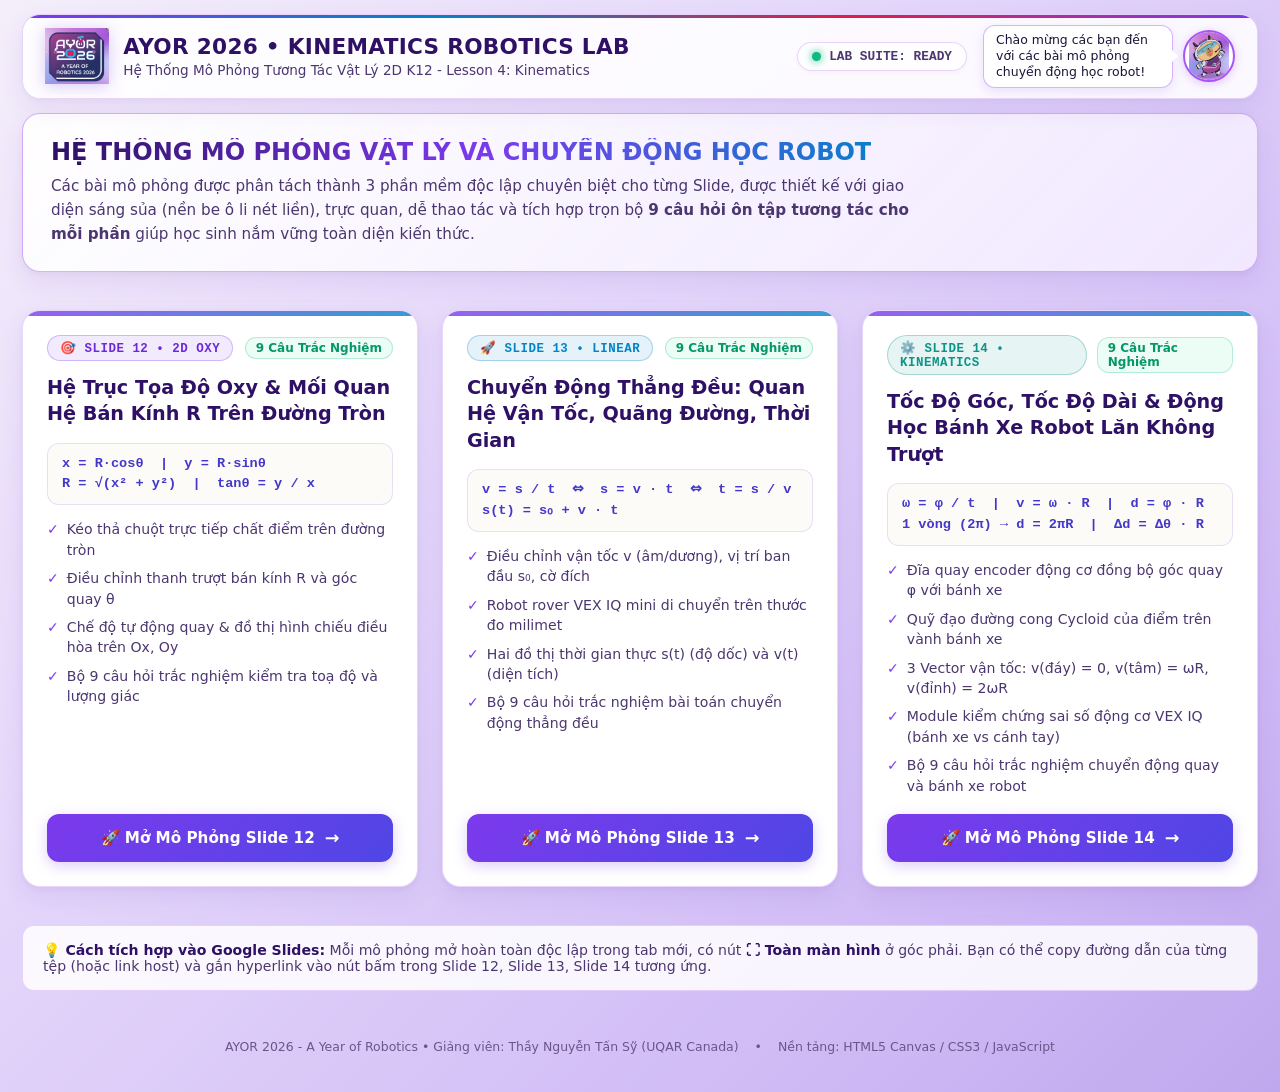
<file: index.html>
<!DOCTYPE html>
<html lang="vi">
<head>
  <meta charset="UTF-8">
  <meta name="viewport" content="width=device-width, initial-scale=1.0">
  <title>AYOR 2026 - HỆ THỐNG MÔ PHỎNG CHUYỂN ĐỘNG HỌC ROBOT (SLIDES 12 - 13 - 14)</title>
  <link rel="stylesheet" href="style.css">
  <style>
    .portal-hero {
      background: linear-gradient(135deg, rgba(255, 255, 255, 0.95), rgba(243, 235, 255, 0.9));
      border: 1px solid var(--border-glow);
      border-radius: var(--radius-lg);
      padding: 24px 28px;
      margin-bottom: 24px;
      box-shadow: var(--shadow-card);
      display: flex;
      justify-content: space-between;
      align-items: center;
      gap: 20px;
    }
    .portal-hero h2 {
      font-size: 1.5rem;
      font-weight: 800;
      color: var(--text-heading);
      margin-bottom: 8px;
      background: linear-gradient(90deg, #2e1065, #7c3aed, #0284c7);
      -webkit-background-clip: text;
      -webkit-text-fill-color: transparent;
    }
    .portal-hero p {
      font-size: 0.95rem;
      color: var(--text-secondary);
      line-height: 1.6;
      max-width: 860px;
    }

    .portal-grid {
      display: grid;
      grid-template-columns: repeat(3, 1fr);
      gap: 24px;
      margin-bottom: 24px;
    }
    @media (max-width: 1024px) {
      .portal-grid {
        grid-template-columns: 1fr;
      }
    }

    .sim-card {
      background: #ffffff;
      border: 1px solid var(--border-subtle);
      border-radius: var(--radius-lg);
      padding: 24px;
      display: flex;
      flex-direction: column;
      justify-content: space-between;
      gap: 18px;
      box-shadow: var(--shadow-card);
      transition: all 0.3s cubic-bezier(0.4, 0, 0.2, 1);
      position: relative;
      overflow: hidden;
    }
    .sim-card::before {
      content: "";
      position: absolute;
      top: 0;
      left: 0;
      right: 0;
      height: 5px;
      background: linear-gradient(90deg, #7c3aed, #0284c7);
      opacity: 0.8;
      transition: height 0.2s ease;
    }
    .sim-card:hover {
      transform: translateY(-4px);
      box-shadow: 0 12px 28px rgba(124, 58, 237, 0.15);
      border-color: rgba(124, 58, 237, 0.4);
    }
    .sim-card:hover::before {
      height: 7px;
    }

    .sim-card-header {
      display: flex;
      align-items: center;
      justify-content: space-between;
      gap: 10px;
    }
    .slide-badge {
      display: inline-flex;
      align-items: center;
      gap: 6px;
      padding: 4px 12px;
      border-radius: 20px;
      font-size: 0.78rem;
      font-weight: 800;
      font-family: var(--font-mono);
      letter-spacing: 0.5px;
      text-transform: uppercase;
    }
    .badge-s12 {
      background: rgba(124, 58, 237, 0.1);
      color: #6d28d9;
      border: 1px solid rgba(124, 58, 237, 0.3);
    }
    .badge-s13 {
      background: rgba(2, 132, 199, 0.1);
      color: #0284c7;
      border: 1px solid rgba(2, 132, 199, 0.3);
    }
    .badge-s14 {
      background: rgba(13, 148, 136, 0.1);
      color: #0d9488;
      border: 1px solid rgba(13, 148, 136, 0.3);
    }

    .quiz-count-tag {
      font-size: 0.75rem;
      font-weight: 700;
      color: #059669;
      background: #ecfdf5;
      padding: 3px 10px;
      border-radius: 12px;
      border: 1px solid rgba(16, 185, 129, 0.25);
    }

    .sim-card-title {
      font-size: 1.2rem;
      font-weight: 700;
      color: var(--text-heading);
      line-height: 1.4;
      min-height: 54px;
    }

    .formula-box {
      background: #fdfbf7;
      border: 1px solid rgba(124, 58, 237, 0.15);
      border-radius: var(--radius-md);
      padding: 10px 14px;
      font-family: var(--font-mono);
      font-size: 0.85rem;
      color: #4338ca;
      font-weight: 600;
      line-height: 1.5;
    }

    .feature-list {
      list-style: none;
      padding: 0;
      margin: 0;
      display: flex;
      flex-direction: column;
      gap: 8px;
    }
    .feature-list li {
      font-size: 0.88rem;
      color: var(--text-secondary);
      display: flex;
      align-items: flex-start;
      gap: 8px;
      line-height: 1.45;
    }
    .feature-list li::before {
      content: "✓";
      color: #7c3aed;
      font-weight: 800;
    }

    .btn-launch {
      display: flex;
      align-items: center;
      justify-content: center;
      gap: 10px;
      width: 100%;
      padding: 14px 20px;
      border-radius: var(--radius-md);
      background: linear-gradient(135deg, #7c3aed, #4f46e5) !important;
      color: #ffffff !important;
      font-size: 0.95rem;
      font-weight: 700;
      text-decoration: none;
      box-shadow: 0 4px 14px rgba(124, 58, 237, 0.25);
      transition: all 0.2s ease;
      cursor: pointer;
      border: none;
    }
    .btn-launch:hover {
      background: linear-gradient(135deg, #6d28d9, #3730a3) !important;
      transform: translateY(-2px);
      box-shadow: 0 6px 18px rgba(124, 58, 237, 0.35);
      color: #ffffff !important;
    }

    .guide-box {
      background: rgba(255, 255, 255, 0.85);
      border: 1px solid var(--border-subtle);
      border-radius: var(--radius-md);
      padding: 16px 20px;
      margin-bottom: 24px;
      display: flex;
      align-items: center;
      justify-content: space-between;
      gap: 16px;
    }
    .guide-text {
      font-size: 0.88rem;
      color: var(--text-secondary);
    }
    .guide-text b {
      color: var(--text-heading);
    }
  </style>
</head>
<body>
  <div class="app-container">
    <!-- Top Header -->
    <header class="top-header">
      <div class="header-left">
        <div class="logo-wrap">
          <img id="ayorLogoImg" class="logo-img" src="assets/ayor_logo.png" alt="AYOR 2026">
          <div class="title-wrap">
            <h1>AYOR 2026 &bull; KINEMATICS ROBOTICS LAB</h1>
            <div class="sub-title">
              <span>Hệ Thống Mô Phỏng Tương Tác Vật Lý 2D K12 - Lesson 4: Kinematics</span>
            </div>
          </div>
        </div>
      </div>
      <div class="header-right">
        <div class="system-status">
          <span class="status-dot"></span>
          <span>LAB SUITE: READY</span>
        </div>
        <div class="mascot-avatar-wrap" title="Trợ lý ảo AYOR 2026">
          <div class="mascot-bubble">Chào mừng các bạn đến với các bài mô phỏng chuyển động học robot!</div>
          <img id="mascotBearImg" class="mascot-img" src="assets/mascot_bear.png" alt="Mascot Astronaut Bear">
        </div>
      </div>
    </header>

    <!-- Portal Hero Intro -->
    <section class="portal-hero">
      <div class="hero-info">
        <h2>HỆ THỐNG MÔ PHỎNG VẬT LÝ VÀ CHUYỂN ĐỘNG HỌC ROBOT</h2>
        <p>
          Các bài mô phỏng được phân tách thành 3 phần mềm độc lập chuyên biệt cho từng Slide, được thiết kế với giao diện sáng sủa (nền be ô li nét liền), trực quan, dễ thao tác và tích hợp trọn bộ <b>9 câu hỏi ôn tập tương tác cho mỗi phần</b> giúp học sinh nắm vững toàn diện kiến thức.
        </p>
      </div>
    </section>

    <!-- 3 Independent Simulation Cards -->
    <div class="portal-grid">
      <!-- Card 1: Slide 12 -->
      <article class="sim-card">
        <div>
          <div class="sim-card-header">
            <span class="slide-badge badge-s12">🎯 Slide 12 &bull; 2D Oxy</span>
            <span class="quiz-count-tag">9 Câu Trắc Nghiệm</span>
          </div>
          <h3 class="sim-card-title" style="margin-top: 14px;">Hệ Trục Tọa Độ Oxy & Mối Quan Hệ Bán Kính R Trên Đường Tròn</h3>
          
          <div class="formula-box" style="margin: 14px 0;">
            x = R&middot;cos&theta; &nbsp;|&nbsp; y = R&middot;sin&theta;<br>
            R = &radic;(x&sup2; + y&sup2;) &nbsp;|&nbsp; tan&theta; = y / x
          </div>

          <ul class="feature-list">
            <li>Kéo thả chuột trực tiếp chất điểm trên đường tròn</li>
            <li>Điều chỉnh thanh trượt bán kính R và góc quay &theta;</li>
            <li>Chế độ tự động quay & đồ thị hình chiếu điều hòa trên Ox, Oy</li>
            <li>Bộ 9 câu hỏi trắc nghiệm kiểm tra toạ độ và lượng giác</li>
          </ul>
        </div>

        <a href="He_Truc_Oxy.html" class="btn-launch" target="_blank">
          <span>🚀 Mở Mô Phỏng Slide 12</span>
          <span style="font-size: 1.1rem;">&rarr;</span>
        </a>
      </article>

      <!-- Card 2: Slide 13 -->
      <article class="sim-card">
        <div>
          <div class="sim-card-header">
            <span class="slide-badge badge-s13">🚀 Slide 13 &bull; Linear</span>
            <span class="quiz-count-tag">9 Câu Trắc Nghiệm</span>
          </div>
          <h3 class="sim-card-title" style="margin-top: 14px;">Chuyển Động Thẳng Đều: Quan Hệ Vận Tốc, Quãng Đường, Thời Gian</h3>
          
          <div class="formula-box" style="margin: 14px 0;">
            v = s / t &nbsp;&hArr;&nbsp; s = v &middot; t &nbsp;&hArr;&nbsp; t = s / v<br>
            s(t) = s₀ + v &middot; t
          </div>

          <ul class="feature-list">
            <li>Điều chỉnh vận tốc v (âm/dương), vị trí ban đầu s₀, cờ đích</li>
            <li>Robot rover VEX IQ mini di chuyển trên thước đo milimet</li>
            <li>Hai đồ thị thời gian thực s(t) (độ dốc) và v(t) (diện tích)</li>
            <li>Bộ 9 câu hỏi trắc nghiệm bài toán chuyển động thẳng đều</li>
          </ul>
        </div>

        <a href="Chuyen_Dong_Thang.html" class="btn-launch" target="_blank">
          <span>🚀 Mở Mô Phỏng Slide 13</span>
          <span style="font-size: 1.1rem;">&rarr;</span>
        </a>
      </article>

      <!-- Card 3: Slide 14 -->
      <article class="sim-card">
        <div>
          <div class="sim-card-header">
            <span class="slide-badge badge-s14">⚙️ Slide 14 &bull; Kinematics</span>
            <span class="quiz-count-tag">9 Câu Trắc Nghiệm</span>
          </div>
          <h3 class="sim-card-title" style="margin-top: 14px;">Tốc Độ Góc, Tốc Độ Dài & Động Học Bánh Xe Robot Lăn Không Trượt</h3>
          
          <div class="formula-box" style="margin: 14px 0;">
            &omega; = &phi; / t &nbsp;|&nbsp; v = &omega; &middot; R &nbsp;|&nbsp; d = &phi; &middot; R<br>
            1 vòng (2&pi;) &rarr; d = 2&pi;R &nbsp;|&nbsp; &Delta;d = &Delta;&theta; &middot; R
          </div>

          <ul class="feature-list">
            <li>Đĩa quay encoder động cơ đồng bộ góc quay &phi; với bánh xe</li>
            <li>Quỹ đạo đường cong Cycloid của điểm trên vành bánh xe</li>
            <li>3 Vector vận tốc: v(đáy) = 0, v(tâm) = &omega;R, v(đỉnh) = 2&omega;R</li>
            <li>Module kiểm chứng sai số động cơ VEX IQ (bánh xe vs cánh tay)</li>
            <li>Bộ 9 câu hỏi trắc nghiệm chuyển động quay và bánh xe robot</li>
          </ul>
        </div>

        <a href="Chuyen_Dong_Quay.html" class="btn-launch" target="_blank">
          <span>🚀 Mở Mô Phỏng Slide 14</span>
          <span style="font-size: 1.1rem;">&rarr;</span>
        </a>
      </article>
    </div>

    <!-- Quick Slide Embedding Guide -->
    <div class="guide-box">
      <div class="guide-text">
        💡 <b>Cách tích hợp vào Google Slides:</b> Mỗi mô phỏng mở hoàn toàn độc lập trong tab mới, có nút <b>⛶ Toàn màn hình</b> ở góc phải. Bạn có thể copy đường dẫn của từng tệp (hoặc link host) và gắn hyperlink vào nút bấm trong Slide 12, Slide 13, Slide 14 tương ứng.
      </div>
    </div>

    <!-- Footer Guide -->
    <footer class="app-footer">
      <span>AYOR 2026 - A Year of Robotics &bull; Giảng viên: Thầy Nguyễn Tấn Sỹ (UQAR Canada)</span>
      <span>&bull;</span>
      <span>Nền tảng: HTML5 Canvas / CSS3 / JavaScript</span>
    </footer>
  </div>

  <script src="assets/images_data.js"></script>
  <script>
    if (window.AYOR_LOGO) document.getElementById('ayorLogoImg').src = window.AYOR_LOGO;
    if (window.MASCOT_BEAR) document.getElementById('mascotBearImg').src = window.MASCOT_BEAR;
  </script>
</body>
</html>
</file>
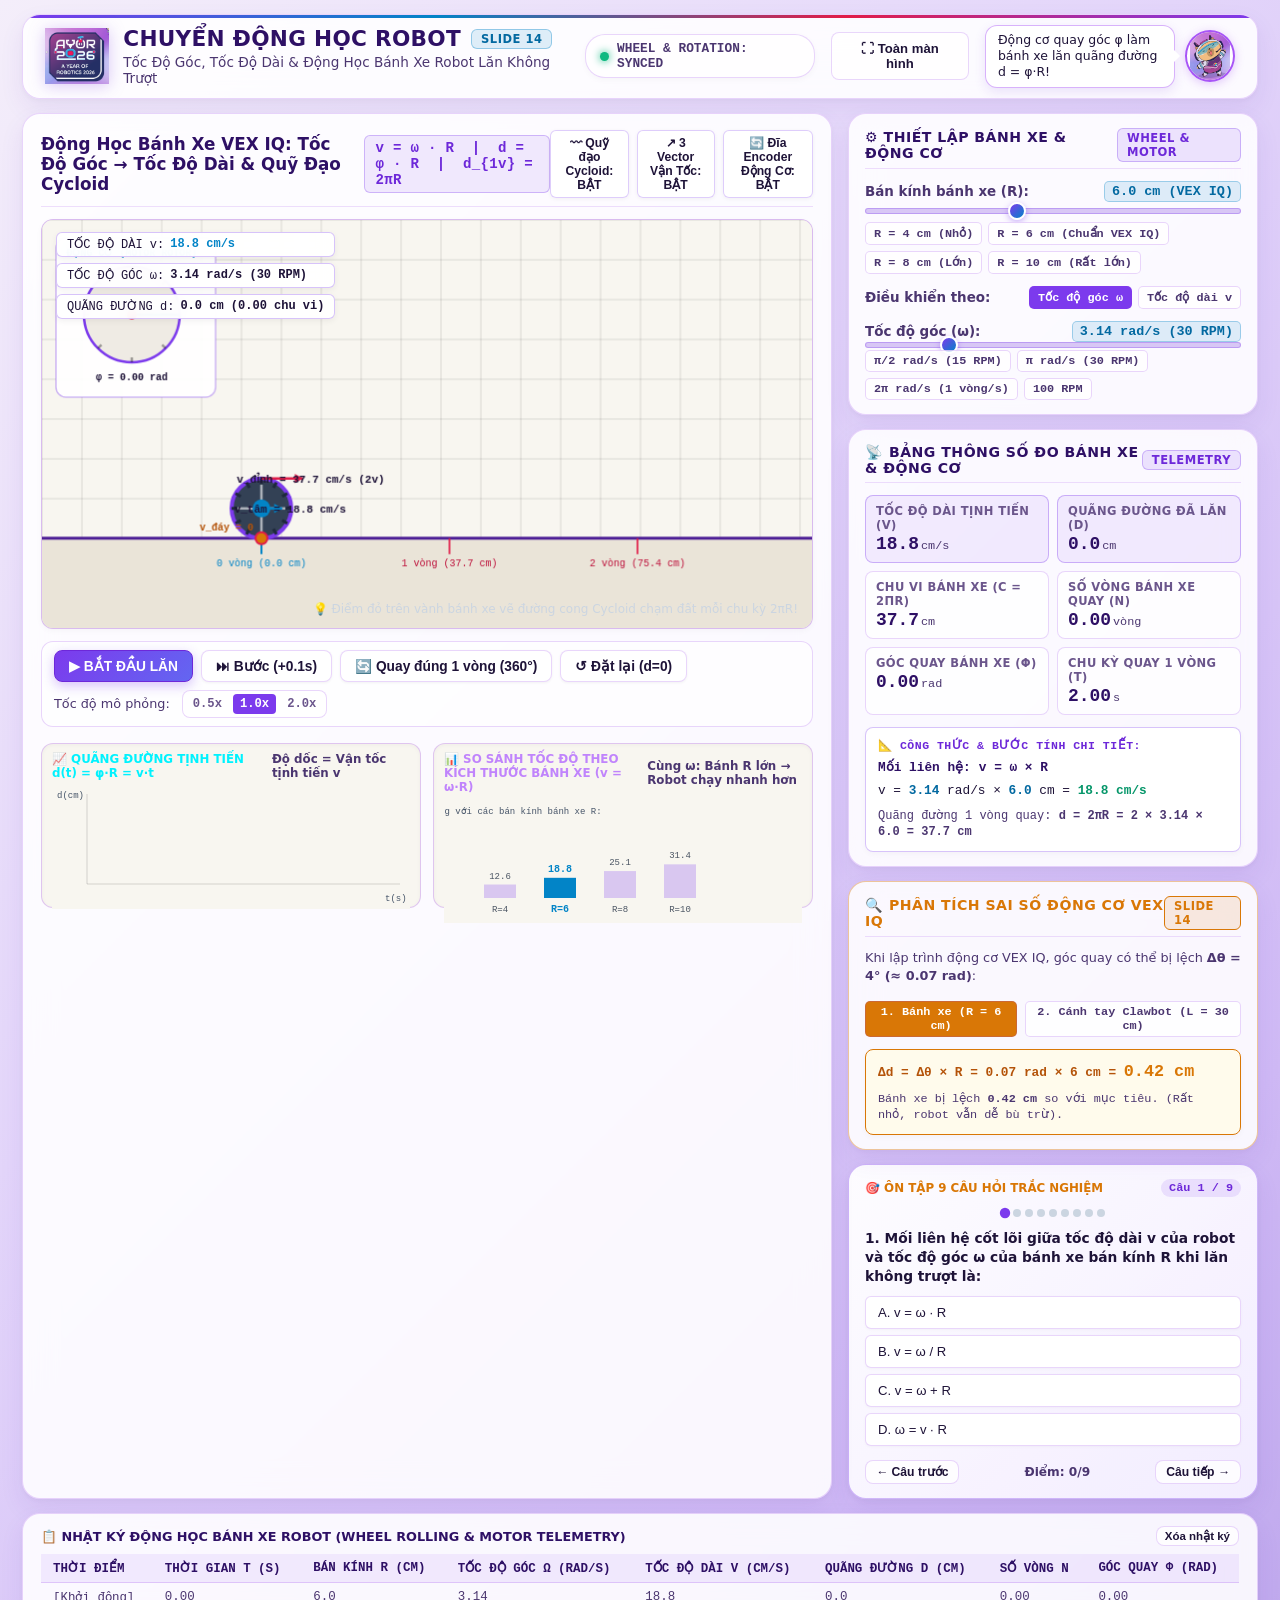
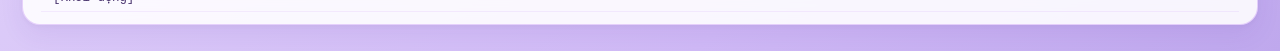
<file: Chuyen_Dong_Quay.html>
<!DOCTYPE html>
<html lang="vi">
<head>
  <meta charset="UTF-8">
  <meta name="viewport" content="width=device-width, initial-scale=1.0">
  <title>Slide 14: Tốc Độ Góc, Tốc Độ Dài & Chuyển Động Bánh Xe Robot (v = ω·R)</title>
  <link rel="stylesheet" href="style.css">
</head>
<body>
  <div class="app-container">
    <!-- Top Header -->
    <header class="top-header">
      <div class="header-left">
        <div class="logo-wrap">
          <img id="ayorLogoImg" class="logo-img" src="assets/ayor_logo.png" alt="AYOR 2026">
          <div class="title-wrap">
            <h1>CHUYỂN ĐỘNG HỌC ROBOT <span class="badge-tag badge-cyan">SLIDE 14</span></h1>
            <div class="sub-title">
              <span>Tốc Độ Góc, Tốc Độ Dài & Động Học Bánh Xe Robot Lăn Không Trượt</span>
            </div>
          </div>
        </div>
      </div>
      <div class="header-right">
        <div class="system-status">
          <span class="status-dot"></span>
          <span>WHEEL & ROTATION: SYNCED</span>
        </div>
        <button id="btnFullscreen" class="btn-utility" title="Toàn màn hình trình chiếu">⛶ Toàn màn hình</button>
        <div class="mascot-avatar-wrap" title="Trợ lý ảo AYOR 2026">
          <div class="mascot-bubble">Động cơ quay góc φ làm bánh xe lăn quãng đường d = φ·R!</div>
          <img id="mascotBearImg" class="mascot-img" src="assets/mascot_bear.png" alt="Mascot Astronaut Bear">
        </div>
      </div>
    </header>

    <!-- Main Grid -->
    <main class="sim-grid">
      <!-- Left: Simulation Canvas & Graphs -->
      <section class="sim-stage-card">
        <div class="card-header-bar">
          <div class="card-title">
            <span>Động Học Bánh Xe VEX IQ: Tốc Độ Góc &rarr; Tốc Độ Dài & Quỹ Đạo Cycloid</span>
            <span class="formula-tag">v = &omega; &middot; R &nbsp;|&nbsp; d = &phi; &middot; R &nbsp;|&nbsp; d_{1v} = 2&pi;R</span>
          </div>
          <div style="display: flex; gap: 8px;">
            <button id="toggleCycloidBtn" class="btn-canvas-tool">〰 Quỹ đạo Cycloid: BẬT</button>
            <button id="toggleVelocityFieldBtn" class="btn-canvas-tool">↗ 3 Vector Vận Tốc: BẬT</button>
            <button id="toggleRotorDiscBtn" class="btn-canvas-tool">🔄 Đĩa Encoder Động Cơ: BẬT</button>
          </div>
        </div>

        <!-- Canvas Area -->
        <div class="canvas-viewport-wrap" id="canvasContainer" style="height: 410px;">
          <canvas id="simCanvas" class="sim-canvas"></canvas>
          <div class="canvas-overlay-hud">
            <div class="hud-pill"><span>TỐC ĐỘ DÀI v:</span> <b id="hudVel" style="color:var(--cyan-accent);">18.8 cm/s</b></div>
            <div class="hud-pill"><span>TỐC ĐỘ GÓC &omega;:</span> <b id="hudOmega">3.14 rad/s (30 RPM)</b></div>
            <div class="hud-pill"><span>QUÃNG ĐƯỜNG d:</span> <b id="hudDist">0.0 cm (0.00 chu vi)</b></div>
          </div>
          <div class="canvas-overlay-controls">
            <span style="font-size:0.75rem; color:#cbd5e1; align-self:center;">💡 Điểm đỏ trên vành bánh xe vẽ đường cong Cycloid chạm đất mỗi chu kỳ 2&pi;R!</span>
          </div>
        </div>

        <!-- Playback Controls -->
        <div class="playback-bar">
          <div class="playback-buttons">
            <button id="btnPlayPause" class="btn-control btn-primary-play">▶ BẮT ĐẦU LĂN</button>
            <button id="btnStep" class="btn-control">⏭ Bước (+0.1s)</button>
            <button id="btnRoll1Lap" class="btn-control">🔄 Quay đúng 1 vòng (360&deg;)</button>
            <button id="btnReset" class="btn-control">↺ Đặt lại (d=0)</button>
          </div>

          <div style="display:flex; align-items:center; gap:12px;">
            <span style="font-size:0.8rem; color:var(--text-secondary);">Tốc độ mô phỏng:</span>
            <div class="speed-selector">
              <button class="speed-btn" data-speed="0.5">0.5x</button>
              <button class="speed-btn active" data-speed="1.0">1.0x</button>
              <button class="speed-btn" data-speed="2.0">2.0x</button>
            </div>
          </div>
        </div>

        <!-- Realtime Dual Graphs -->
        <div class="graphs-row">
          <div class="graph-card">
            <div class="graph-header">
              <span style="color:#00f2fe;">📈 QUÃNG ĐƯỜNG TỊNH TIẾN d(t) = &phi;&middot;R = v&middot;t</span>
              <span>Độ dốc = Vận tốc tịnh tiến v</span>
            </div>
            <canvas id="graphDistCanvas" class="graph-canvas"></canvas>
          </div>
          <div class="graph-card">
            <div class="graph-header">
              <span style="color:#c084fc;">📊 SO SÁNH TỐC ĐỘ THEO KÍCH THƯỚC BÁNH XE (v = &omega;&middot;R)</span>
              <span>Cùng &omega;: Bánh R lớn &rarr; Robot chạy nhanh hơn</span>
            </div>
            <canvas id="graphCompareCanvas" class="graph-canvas"></canvas>
          </div>
        </div>
      </section>

      <!-- Right: Telemetry & Interactive Controls -->
      <aside class="sim-side-deck">
        <!-- Control Panel -->
        <div class="panel-card">
          <div class="panel-header">
            <span class="panel-title">⚙️ THIẾT LẬP BÁNH XE & ĐỘNG CƠ</span>
            <span class="badge-tag">WHEEL & MOTOR</span>
          </div>

          <!-- Radius Slider -->
          <div class="control-group">
            <div class="control-label-row">
              <span class="param-name">Bán kính bánh xe (R):</span>
              <span class="param-val-badge" id="valRadiusBadge">6.0 cm (VEX IQ)</span>
            </div>
            <div class="slider-container">
              <input type="range" id="sliderRadius" class="custom-slider" min="2" max="12" step="0.5" value="6">
            </div>
            <div class="preset-pills-row">
              <button class="btn-preset" data-radius="4">R = 4 cm (Nhỏ)</button>
              <button class="btn-preset" data-radius="6">R = 6 cm (Chuẩn VEX IQ)</button>
              <button class="btn-preset" data-radius="8">R = 8 cm (Lớn)</button>
              <button class="btn-preset" data-radius="10">R = 10 cm (Rất lớn)</button>
            </div>
          </div>

          <!-- Omega / Speed control mode -->
          <div class="control-group">
            <div class="control-label-row">
              <span class="param-name">Điều khiển theo:</span>
              <div style="display:flex; gap:6px;">
                <button id="modeOmegaBtn" class="btn-preset" style="background:var(--primary-purple); color:#fff;">Tốc độ góc &omega;</button>
                <button id="modeVelBtn" class="btn-preset">Tốc độ dài v</button>
              </div>
            </div>

            <div id="omegaControlSection">
              <div class="control-label-row" style="margin-top:6px;">
                <span class="param-name">Tốc độ góc (&omega;):</span>
                <span class="param-val-badge" id="valOmegaBadge">+3.14 rad/s (30 RPM)</span>
              </div>
              <div class="slider-container">
                <input type="range" id="sliderOmega" class="custom-slider" min="0.5" max="12.56" step="0.314" value="3.14">
              </div>
              <div class="preset-pills-row">
                <button class="btn-preset" data-omega="1.57">&pi;/2 rad/s (15 RPM)</button>
                <button class="btn-preset" data-omega="3.14">&pi; rad/s (30 RPM)</button>
                <button class="btn-preset" data-omega="6.28">2&pi; rad/s (1 vòng/s)</button>
                <button class="btn-preset" data-omega="10.47">100 RPM</button>
              </div>
            </div>

            <div id="velControlSection" style="display:none;">
              <div class="control-label-row" style="margin-top:6px;">
                <span class="param-name">Tốc độ dài mong muốn (v):</span>
                <span class="param-val-badge" id="valVelBadge">18.8 cm/s</span>
              </div>
              <div class="slider-container">
                <input type="range" id="sliderVel" class="custom-slider" min="5" max="70" step="1" value="18.8">
              </div>
            </div>
          </div>
        </div>

        <!-- Telemetry Data Grid -->
        <div class="panel-card">
          <div class="panel-header">
            <span class="panel-title">📡 BẢNG THÔNG SỐ ĐO BÁNH XE & ĐỘNG CƠ</span>
            <span class="badge-tag">TELEMETRY</span>
          </div>
          <div class="telemetry-grid">
            <div class="telemetry-cell highlight">
              <span class="tel-label">Tốc độ dài tịnh tiến (v)</span>
              <div class="tel-value"><span id="telVel">18.8</span><span class="tel-unit">cm/s</span></div>
            </div>
            <div class="telemetry-cell highlight">
              <span class="tel-label">Quãng đường đã lăn (d)</span>
              <div class="tel-value"><span id="telDist">0.0</span><span class="tel-unit">cm</span></div>
            </div>
            <div class="telemetry-cell">
              <span class="tel-label">Chu vi bánh xe (C = 2&pi;R)</span>
              <div class="tel-value"><span id="telCircum">37.7</span><span class="tel-unit">cm</span></div>
            </div>
            <div class="telemetry-cell">
              <span class="tel-label">Số vòng bánh xe quay (N)</span>
              <div class="tel-value"><span id="telLaps">0.00</span><span class="tel-unit">vòng</span></div>
            </div>
            <div class="telemetry-cell">
              <span class="tel-label">Góc quay bánh xe (&phi;)</span>
              <div class="tel-value"><span id="telPhi">0.00</span><span class="tel-unit">rad</span></div>
            </div>
            <div class="telemetry-cell">
              <span class="tel-label">Chu kỳ quay 1 vòng (T)</span>
              <div class="tel-value"><span id="telPeriod">2.00</span><span class="tel-unit">s</span></div>
            </div>
          </div>

          <!-- Step-by-step Math calculation box -->
          <div class="calc-breakdown-box">
            <div class="step-title">📐 CÔNG THỨC & BƯỚC TÍNH CHI TIẾT:</div>
            <div class="math-formula-row">
              <span>Mối liên hệ:</span>
              <span>v = &omega; &times; R</span>
            </div>
            <div id="mathSubstRow">
              v = <span class="val-plugged" id="calcOmega">3.14</span> rad/s &times; <span class="val-plugged" id="calcR">6.0</span> cm = <span class="val-res" id="calcV">18.8 cm/s</span>
            </div>
            <div style="font-size:0.75rem; color:var(--text-secondary); margin-top:3px;">
              Quãng đường 1 vòng quay: <b>d = 2&pi;R = 2 &times; 3.14 &times; 6.0 = 37.7 cm</b>
            </div>
          </div>
        </div>

        <!-- VEX IQ Error Analysis Module (Slide 14) -->
        <div class="panel-card" style="border-color: rgba(217, 119, 6, 0.4);">
          <div class="panel-header">
            <span class="panel-title" style="color:#d97706;">🔍 PHÂN TÍCH SAI SỐ ĐỘNG CƠ VEX IQ</span>
            <span class="badge-tag" style="background:rgba(217,119,6,0.12); border-color:#d97706; color:#d97706;">SLIDE 14</span>
          </div>

          <div style="font-size:0.8rem; line-height:1.4; color:var(--text-secondary);">
            Khi lập trình động cơ VEX IQ, góc quay có thể bị lệch <b>&Delta;&theta; = 4&deg; (&asymp; 0.07 rad)</b>:
          </div>

          <div style="display:flex; gap:8px; margin-top:4px;">
            <button id="errModeWheelBtn" class="btn-preset" style="background:#d97706; color:#fff; font-weight:700;">1. Bánh xe (R = 6 cm)</button>
            <button id="errModeArmBtn" class="btn-preset">2. Cánh tay Clawbot (L = 30 cm)</button>
          </div>

          <div id="errorCalcResultBox" class="calc-breakdown-box" style="border-color:#d97706; background:rgba(255,251,235,0.95);">
            <div style="color:#b45309; font-weight:700;">&Delta;d = &Delta;&theta; &times; R = 0.07 rad &times; 6 cm = <span style="font-size:1.05rem; color:#d97706;">0.42 cm</span></div>
            <div style="font-size:0.74rem; color:var(--text-secondary); margin-top:2px;">
              Bánh xe bị lệch <b>0.42 cm</b> so với mục tiêu. (Rất nhỏ, robot vẫn dễ bù trừ).
            </div>
          </div>
        </div>

        <!-- 9-Question Interactive Quiz Deck -->
        <div class="challenge-card">
          <div class="quiz-header-row">
            <span class="challenge-badge">🎯 ÔN TẬP 9 CÂU HỎI TRẮC NGHIỆM</span>
            <span class="quiz-progress-badge" id="quizProgressBadge">Câu 1 / 9</span>
          </div>

          <div class="quiz-nav-dots" id="quizNavDots"></div>

          <div class="challenge-question" id="quizQuestionText">
            Đang tải câu hỏi...
          </div>

          <div class="quiz-options-list" id="quizOptionsContainer"></div>

          <div class="quiz-feedback" id="quizFeedback"></div>

          <div class="quiz-bottom-controls">
            <button id="btnPrevQuestion" class="btn-utility" style="padding:4px 10px; font-size:0.76rem;">&larr; Câu trước</button>
            <span id="quizScoreText" style="font-size:0.76rem; font-weight:700; color:var(--text-secondary);">Điểm: 0/9</span>
            <button id="btnNextQuestion" class="btn-utility" style="padding:4px 10px; font-size:0.76rem;">Câu tiếp &rarr;</button>
          </div>
        </div>
      </aside>
    </main>

    <!-- Bottom Telemetry Log -->
    <footer class="bottom-telemetry-panel">
      <div style="display: flex; justify-content: space-between; align-items: center; margin-bottom: 8px;">
        <span style="font-size: 0.8rem; font-weight: 700; color: var(--text-heading); text-transform: uppercase;">
          📋 NHẬT KÝ ĐỘNG HỌC BÁNH XE ROBOT (WHEEL ROLLING & MOTOR TELEMETRY)
        </span>
        <button id="btnClearLog" class="btn-utility" style="padding: 2px 8px; font-size: 0.72rem;">Xóa nhật ký</button>
      </div>
      <div class="log-table-wrap">
        <table class="telemetry-table">
          <thead>
            <tr>
              <th>Thời Điểm</th>
              <th>Thời Gian t (s)</th>
              <th>Bán Kính R (cm)</th>
              <th>Tốc Độ Góc &omega; (rad/s)</th>
              <th>Tốc Độ Dài v (cm/s)</th>
              <th>Quãng Đường d (cm)</th>
              <th>Số Vòng N</th>
              <th>Góc Quay &phi; (rad)</th>
            </tr>
          </thead>
          <tbody id="telemetryLogBody">
            <tr>
              <td>[Khởi động]</td>
              <td>0.00</td>
              <td>6.0</td>
              <td>3.14</td>
              <td>18.8</td>
              <td>0.0</td>
              <td>0.00</td>
              <td>0.00</td>
            </tr>
          </tbody>
        </table>
      </div>
    </footer>
  </div>

  <script src="assets/images_data.js"></script>
  <script>
    if (window.AYOR_LOGO) document.getElementById('ayorLogoImg').src = window.AYOR_LOGO;
    if (window.MASCOT_BEAR) document.getElementById('mascotBearImg').src = window.MASCOT_BEAR;

    // Simulation State
    const state = {
      running: false,
      time: 0,
      r: 6.0, // cm
      omega: 3.14159, // rad/s
      v: 18.85, // cm/s
      d: 0, // cm
      phi: 0, // rad
      showCycloid: true,
      showVelocityField: true,
      showRotorDisc: true,
      controlMode: 'omega',
      speedMultiplier: 1.0,
      lastTimestamp: null,
      history: []
    };

    // Canvas
    const canvas = document.getElementById('simCanvas');
    const ctx = canvas.getContext('2d');
    const graphDistCanvas = document.getElementById('graphDistCanvas');
    const ctxDist = graphDistCanvas.getContext('2d');
    const graphCompareCanvas = document.getElementById('graphCompareCanvas');
    const ctxCompare = graphCompareCanvas.getContext('2d');

    const sliderRadius = document.getElementById('sliderRadius');
    const sliderOmega = document.getElementById('sliderOmega');
    const sliderVel = document.getElementById('sliderVel');

    const valRadiusBadge = document.getElementById('valRadiusBadge');
    const valOmegaBadge = document.getElementById('valOmegaBadge');
    const valVelBadge = document.getElementById('valVelBadge');

    const hudVel = document.getElementById('hudVel');
    const hudOmega = document.getElementById('hudOmega');
    const hudDist = document.getElementById('hudDist');

    const telVel = document.getElementById('telVel');
    const telDist = document.getElementById('telDist');
    const telCircum = document.getElementById('telCircum');
    const telLaps = document.getElementById('telLaps');
    const telPhi = document.getElementById('telPhi');
    const telPeriod = document.getElementById('telPeriod');

    const calcOmega = document.getElementById('calcOmega');
    const calcR = document.getElementById('calcR');
    const calcV = document.getElementById('calcV');

    const btnPlayPause = document.getElementById('btnPlayPause');
    const btnStep = document.getElementById('btnStep');
    const btnRoll1Lap = document.getElementById('btnRoll1Lap');
    const btnReset = document.getElementById('btnReset');
    const toggleCycloidBtn = document.getElementById('toggleCycloidBtn');
    const toggleVelocityFieldBtn = document.getElementById('toggleVelocityFieldBtn');
    const toggleRotorDiscBtn = document.getElementById('toggleRotorDiscBtn');
    const logBody = document.getElementById('telemetryLogBody');

    const modeOmegaBtn = document.getElementById('modeOmegaBtn');
    const modeVelBtn = document.getElementById('modeVelBtn');
    const omegaControlSection = document.getElementById('omegaControlSection');
    const velControlSection = document.getElementById('velControlSection');

    function resizeCanvases() {
      const rect = canvas.parentElement.getBoundingClientRect();
      canvas.width = rect.width * window.devicePixelRatio;
      canvas.height = rect.height * window.devicePixelRatio;
      ctx.scale(window.devicePixelRatio, window.devicePixelRatio);

      const rDist = graphDistCanvas.getBoundingClientRect();
      graphDistCanvas.width = rDist.width * window.devicePixelRatio;
      graphDistCanvas.height = rDist.height * window.devicePixelRatio;
      ctxDist.scale(window.devicePixelRatio, window.devicePixelRatio);

      const rComp = graphCompareCanvas.getBoundingClientRect();
      graphCompareCanvas.width = rComp.width * window.devicePixelRatio;
      graphCompareCanvas.height = rComp.height * window.devicePixelRatio;
      ctxCompare.scale(window.devicePixelRatio, window.devicePixelRatio);
    }
    window.addEventListener('resize', resizeCanvases);

    function updateUI() {
      state.v = state.omega * state.r;
      const circum = 2 * Math.PI * state.r;
      const laps = state.d / circum;
      const rpm = (state.omega * 60 / (2 * Math.PI)).toFixed(0);

      valRadiusBadge.textContent = `${state.r.toFixed(1)} cm ${state.r === 6 ? '(VEX IQ)' : ''}`;
      valOmegaBadge.textContent = `${state.omega.toFixed(2)} rad/s (${rpm} RPM)`;
      valVelBadge.textContent = `${state.v.toFixed(1)} cm/s`;

      hudVel.textContent = `${state.v.toFixed(1)} cm/s`;
      hudOmega.textContent = `${state.omega.toFixed(2)} rad/s (${rpm} RPM)`;
      hudDist.textContent = `${state.d.toFixed(1)} cm (${laps.toFixed(2)} chu vi)`;

      telVel.textContent = state.v.toFixed(1);
      telDist.textContent = state.d.toFixed(1);
      telCircum.textContent = circum.toFixed(1);
      telLaps.textContent = laps.toFixed(2);
      telPhi.textContent = state.phi.toFixed(2);
      telPeriod.textContent = (Math.abs(state.omega) > 0.01 ? (2 * Math.PI / Math.abs(state.omega)).toFixed(2) : '∞');

      calcOmega.textContent = state.omega.toFixed(2);
      calcR.textContent = state.r.toFixed(1);
      calcV.textContent = `${state.v.toFixed(1)} cm/s`;
    }

    sliderRadius.addEventListener('input', (e) => {
      state.r = parseFloat(e.target.value);
      updateUI();
    });

    sliderOmega.addEventListener('input', (e) => {
      state.omega = parseFloat(e.target.value);
      updateUI();
    });

    sliderVel.addEventListener('input', (e) => {
      state.v = parseFloat(e.target.value);
      state.omega = state.v / state.r;
      sliderOmega.value = state.omega;
      updateUI();
    });

    document.querySelectorAll('.btn-preset[data-radius]').forEach(btn => {
      btn.addEventListener('click', () => {
        state.r = parseFloat(btn.dataset.radius);
        sliderRadius.value = state.r;
        updateUI();
      });
    });

    document.querySelectorAll('.btn-preset[data-omega]').forEach(btn => {
      btn.addEventListener('click', () => {
        state.omega = parseFloat(btn.dataset.omega);
        sliderOmega.value = state.omega;
        updateUI();
      });
    });

    modeOmegaBtn.addEventListener('click', () => {
      state.controlMode = 'omega';
      modeOmegaBtn.style.background = 'var(--primary-purple)';
      modeOmegaBtn.style.color = '#fff';
      modeVelBtn.style.background = 'rgba(255,255,255,0.8)';
      modeVelBtn.style.color = 'var(--text-secondary)';
      omegaControlSection.style.display = 'block';
      velControlSection.style.display = 'none';
    });

    modeVelBtn.addEventListener('click', () => {
      state.controlMode = 'vel';
      modeVelBtn.style.background = 'var(--primary-purple)';
      modeVelBtn.style.color = '#fff';
      modeOmegaBtn.style.background = 'rgba(255,255,255,0.8)';
      modeOmegaBtn.style.color = 'var(--text-secondary)';
      omegaControlSection.style.display = 'none';
      velControlSection.style.display = 'block';
    });

    document.querySelectorAll('.speed-btn').forEach(btn => {
      btn.addEventListener('click', () => {
        document.querySelectorAll('.speed-btn').forEach(b => b.classList.remove('active'));
        btn.classList.add('active');
        state.speedMultiplier = parseFloat(btn.dataset.speed);
      });
    });

    btnPlayPause.addEventListener('click', () => {
      state.running = !state.running;
      btnPlayPause.textContent = state.running ? '⏸ TẠM DỪNG' : '▶ BẮT ĐẦU LĂN';
      btnPlayPause.classList.toggle('btn-primary-play', !state.running);
      state.lastTimestamp = performance.now();
      if (state.running) addLogEntry('Bánh xe bắt đầu lăn không trượt');
    });

    btnStep.addEventListener('click', () => {
      state.running = false;
      btnPlayPause.textContent = '▶ BẮT ĐẦU LĂN';
      btnPlayPause.classList.add('btn-primary-play');
      stepSimulation(0.1);
      addLogEntry('Bước lăn +0.1s');
    });

    btnRoll1Lap.addEventListener('click', () => {
      state.running = false;
      const circum = 2 * Math.PI * state.r;
      state.d += circum;
      state.phi += 2 * Math.PI;
      state.time += (2 * Math.PI) / state.omega;
      addLogEntry(`Bánh xe quay đúng 1 vòng: tiến d = 2πR = ${circum.toFixed(1)} cm`);
      updateUI();
    });

    btnReset.addEventListener('click', () => {
      state.running = false;
      state.time = 0;
      state.d = 0;
      state.phi = 0;
      state.history = [{ t: 0, d: 0, v: state.v }];
      btnPlayPause.textContent = '▶ BẮT ĐẦU LĂN';
      btnPlayPause.classList.add('btn-primary-play');
      updateUI();
      addLogEntry('Đã đặt lại về d=0');
    });

    toggleCycloidBtn.addEventListener('click', () => {
      state.showCycloid = !state.showCycloid;
      toggleCycloidBtn.textContent = state.showCycloid ? '〰 Quỹ đạo Cycloid: BẬT' : '〰 Quỹ đạo Cycloid: TẮT';
    });

    toggleVelocityFieldBtn.addEventListener('click', () => {
      state.showVelocityField = !state.showVelocityField;
      toggleVelocityFieldBtn.textContent = state.showVelocityField ? '↗ 3 Vector Vận Tốc: BẬT' : '↗ 3 Vector Vận Tốc: TẮT';
    });

    toggleRotorDiscBtn.addEventListener('click', () => {
      state.showRotorDisc = !state.showRotorDisc;
      toggleRotorDiscBtn.textContent = state.showRotorDisc ? '🔄 Đĩa Encoder Động Cơ: BẬT' : '🔄 Đĩa Encoder Động Cơ: TẮT';
    });

    document.getElementById('btnClearLog').addEventListener('click', () => {
      logBody.innerHTML = '';
      addLogEntry('Nhật ký đã được làm mới');
    });

    document.getElementById('btnFullscreen').addEventListener('click', () => {
      if (!document.fullscreenElement) {
        document.documentElement.requestFullscreen();
      } else {
        document.exitFullscreen();
      }
    });

    // Error analysis selector
    const errModeWheelBtn = document.getElementById('errModeWheelBtn');
    const errModeArmBtn = document.getElementById('errModeArmBtn');
    const errorCalcResultBox = document.getElementById('errorCalcResultBox');

    errModeWheelBtn.addEventListener('click', () => {
      errModeWheelBtn.style.background = '#d97706';
      errModeWheelBtn.style.color = '#fff';
      errModeWheelBtn.style.fontWeight = '700';
      errModeArmBtn.style.background = 'rgba(255,255,255,0.8)';
      errModeArmBtn.style.color = 'var(--text-secondary)';
      errModeArmBtn.style.fontWeight = 'normal';

      errorCalcResultBox.innerHTML = `
        <div style="color:#b45309; font-weight:700;">&Delta;d = &Delta;&theta; &times; R = 0.07 rad &times; 6 cm = <span style="font-size:1.05rem; color:#d97706;">0.42 cm</span></div>
        <div style="font-size:0.74rem; color:var(--text-secondary); margin-top:2px;">
          Bánh xe bị lệch <b>0.42 cm</b> so với mục tiêu. (Rất nhỏ, robot vẫn dễ bù trừ).
        </div>
      `;
    });

    errModeArmBtn.addEventListener('click', () => {
      errModeArmBtn.style.background = '#d97706';
      errModeArmBtn.style.color = '#fff';
      errModeArmBtn.style.fontWeight = '700';
      errModeWheelBtn.style.background = 'rgba(255,255,255,0.8)';
      errModeWheelBtn.style.color = 'var(--text-secondary)';
      errModeWheelBtn.style.fontWeight = 'normal';

      errorCalcResultBox.innerHTML = `
        <div style="color:#b45309; font-weight:700;">&Delta;d = &Delta;&theta; &times; L = 0.07 rad &times; 30 cm = <span style="font-size:1.05rem; color:#dc2626;">2.10 cm!</span></div>
        <div style="font-size:0.74rem; color:var(--text-secondary); margin-top:2px;">
          Đầu kẹp Clawbot bị lệch tới <b>2.1 cm</b> (lớn gấp 5 lần!). Robot có thể gắp trượt vật thể thi đấu!
        </div>
      `;
    });

    function addLogEntry(statusText) {
      const now = new Date().toLocaleTimeString();
      const laps = (state.d / (2 * Math.PI * state.r)).toFixed(2);
      const tr = document.createElement('tr');
      tr.innerHTML = `
        <td>${now}</td>
        <td>${state.time.toFixed(2)}</td>
        <td>${state.r.toFixed(1)}</td>
        <td>${state.omega.toFixed(2)}</td>
        <td>${state.v.toFixed(1)}</td>
        <td>${state.d.toFixed(1)}</td>
        <td>${laps}</td>
        <td>${state.phi.toFixed(2)} (${statusText})</td>
      `;
      logBody.insertBefore(tr, logBody.firstChild);
      if (logBody.children.length > 8) logBody.removeChild(logBody.lastChild);
    }

    function stepSimulation(dt) {
      state.time += dt;
      const deltaPhi = state.omega * dt;
      state.phi += deltaPhi;
      state.d += deltaPhi * state.r;

      state.history.push({ t: state.time, d: state.d, v: state.v });
      if (state.history.length > 500) state.history.shift();

      updateUI();
    }

    // Main Draw Function
    function draw() {
      const width = canvas.width / window.devicePixelRatio;
      const height = canvas.height / window.devicePixelRatio;
      ctx.clearRect(0, 0, width, height);

      // Light Beige Paper Background
      ctx.fillStyle = '#f8f6f0';
      ctx.fillRect(0, 0, width, height);

      const groundY = height * 0.78;
      const scale = 5.0; // px per cm

      // 1. Solid Black Grid Lines (Giấy kẻ ô li nét liền đen)
      ctx.strokeStyle = 'rgba(0, 0, 0, 0.12)';
      ctx.lineWidth = 1;
      ctx.setLineDash([]);
      for (let x = 0; x < width; x += 40) {
        ctx.beginPath();
        ctx.moveTo(x, 0);
        ctx.lineTo(x, height);
        ctx.stroke();
      }
      for (let y = 0; y < height; y += 40) {
        ctx.beginPath();
        ctx.moveTo(0, y);
        ctx.lineTo(width, y);
        ctx.stroke();
      }

      // 2. Synchronized Motor Rotor Disc (Upper Left corner)
      if (state.showRotorDisc) {
        const discX = 90;
        const discY = 95;
        const discR = 48;

        // Background card for disc
        ctx.fillStyle = 'rgba(255, 255, 255, 0.94)';
        ctx.strokeStyle = 'rgba(124, 58, 237, 0.35)';
        ctx.lineWidth = 1.5;
        ctx.beginPath();
        ctx.roundRect(14, 18, 160, 160, 10);
        ctx.fill();
        ctx.stroke();

        ctx.fillStyle = '#0284c7';
        ctx.font = 'bold 10px Consolas, monospace';
        ctx.textAlign = 'center';
        ctx.fillText('ĐỘNG CƠ (MOTOR ROTOR)', discX, 36);

        // Disc circle
        ctx.fillStyle = '#efebe4';
        ctx.beginPath();
        ctx.arc(discX, discY, discR, 0, Math.PI * 2);
        ctx.fill();
        ctx.strokeStyle = '#7c3aed';
        ctx.lineWidth = 2.5;
        ctx.stroke();

        // Angle ticks on motor disc
        for (let i = 0; i < 8; i++) {
          const a = (i * Math.PI) / 4;
          ctx.strokeStyle = 'rgba(0, 0, 0, 0.35)';
          ctx.beginPath();
          ctx.moveTo(discX + (discR - 5) * Math.cos(a), discY + (discR - 5) * Math.sin(a));
          ctx.lineTo(discX + discR * Math.cos(a), discY + discR * Math.sin(a));
          ctx.stroke();
        }

        // Swept angle sector on disc
        const curAngle = (state.phi % (2 * Math.PI));
        ctx.fillStyle = 'rgba(2, 132, 199, 0.22)';
        ctx.beginPath();
        ctx.moveTo(discX, discY);
        ctx.arc(discX, discY, discR, 0, curAngle, false);
        ctx.closePath();
        ctx.fill();

        // Rotor pointer line
        ctx.strokeStyle = '#0284c7';
        ctx.lineWidth = 2.5;
        ctx.beginPath();
        ctx.moveTo(discX, discY);
        ctx.lineTo(discX + discR * Math.cos(curAngle), discY + discR * Math.sin(curAngle));
        ctx.stroke();

        // Hub
        ctx.fillStyle = '#e11d48';
        ctx.beginPath();
        ctx.arc(discX, discY, 5, 0, Math.PI * 2);
        ctx.fill();

        ctx.fillStyle = '#1e1338';
        ctx.font = 'bold 10px Consolas, monospace';
        ctx.fillText(`φ = ${state.phi.toFixed(2)} rad`, discX, discY + discR + 18);
      }

      // 3. Ground & Ruler
      ctx.fillStyle = '#eae4d8';
      ctx.fillRect(0, groundY, width, height - groundY);
      ctx.strokeStyle = '#4c1d95';
      ctx.lineWidth = 3;
      ctx.beginPath();
      ctx.moveTo(0, groundY);
      ctx.lineTo(width, groundY);
      ctx.stroke();

      // Start position of wheel roll
      const startX = 220;
      const wheelR_px = state.r * scale;
      const currentWheelScreenX = startX + (state.d * scale) % (width - 320);
      const currentWheelCenterY = groundY - wheelR_px;

      // Circumference markings on ground
      const circum = 2 * Math.PI * state.r;
      const circum_px = circum * scale;

      ctx.font = '10px Consolas, monospace';
      ctx.textAlign = 'center';

      for (let lap = 0; lap <= 4; lap++) {
        const markX = startX + lap * circum_px;
        if (markX >= 0 && markX <= width) {
          ctx.strokeStyle = lap === 0 ? '#0284c7' : 'rgba(225, 29, 72, 0.85)';
          ctx.lineWidth = 2;
          ctx.beginPath();
          ctx.moveTo(markX, groundY);
          ctx.lineTo(markX, groundY + 16);
          ctx.stroke();

          ctx.fillStyle = lap === 0 ? '#0284c7' : '#be123c';
          ctx.fillText(`${lap} vòng (${(lap * circum).toFixed(1)} cm)`, markX, groundY + 28);
        }
      }

      // 4. Cycloid Curve Calculation & Rendering
      if (state.showCycloid) {
        ctx.strokeStyle = '#7c3aed';
        ctx.lineWidth = 2.8;
        ctx.setLineDash([4, 4]);
        ctx.beginPath();

        const maxDrawPhi = Math.min(state.phi, 4 * Math.PI);
        const steps = 150;
        for (let i = 0; i <= steps; i++) {
          const p = (i / steps) * maxDrawPhi;
          const cx = startX + state.r * (p - Math.sin(p)) * scale;
          const cy = groundY - state.r * (1 - Math.cos(p)) * scale;
          if (cx <= width) {
            if (i === 0) ctx.moveTo(cx, cy);
            else ctx.lineTo(cx, cy);
          }
        }
        ctx.stroke();
        ctx.setLineDash([]);
      }

      // 5. Draw Main Wheel (Robot VEX IQ Wheel)
      drawWheel(currentWheelScreenX, currentWheelCenterY, wheelR_px, state.phi, '#7c3aed', '#0284c7');

      // 6. Draw 3 Velocity Field Vectors (Bottom v=0, Center v=w*R, Top v=2*w*R)
      if (state.showVelocityField && state.v > 0.5) {
        const vLen = Math.min(75, (state.v / 50) * 55);

        // A. Bottom Contact Point: v = 0
        const botX = currentWheelScreenX;
        const botY = groundY;
        ctx.fillStyle = '#d97706';
        ctx.beginPath();
        ctx.arc(botX, botY, 5, 0, Math.PI * 2);
        ctx.fill();
        ctx.fillStyle = '#b45309';
        ctx.font = 'bold 10px Consolas, monospace';
        ctx.fillText('v_đáy = 0', botX - 35, botY - 8);

        // B. Center: v = omega * R
        const midX = currentWheelScreenX;
        const midY = currentWheelCenterY;
        drawArrow(midX, midY, midX + vLen, midY, '#0284c7', `v_tâm = ${state.v.toFixed(1)} cm/s`);

        // C. Top Rim: v = 2 * omega * R
        const topX = currentWheelScreenX;
        const topY = currentWheelCenterY - wheelR_px;
        drawArrow(topX, topY, topX + 2 * vLen, topY, '#e11d48', `v_đỉnh = ${(2 * state.v).toFixed(1)} cm/s (2v)`);
      }
    }

    function drawWheel(x, y, r_px, rotation, rimColor, hubColor) {
      // Outer tire (Dark Rubber)
      ctx.fillStyle = '#334155';
      ctx.beginPath();
      ctx.arc(x, y, r_px, 0, Math.PI * 2);
      ctx.fill();

      ctx.strokeStyle = rimColor;
      ctx.lineWidth = 4;
      ctx.stroke();

      for (let i = 0; i < 12; i++) {
        const th = rotation + (i * Math.PI * 2) / 12;
        ctx.strokeStyle = '#1e293b';
        ctx.lineWidth = 3;
        ctx.beginPath();
        ctx.moveTo(x + (r_px - 6) * Math.cos(th), y + (r_px - 6) * Math.sin(th));
        ctx.lineTo(x + r_px * Math.cos(th), y + r_px * Math.sin(th));
        ctx.stroke();
      }

      for (let i = 0; i < 4; i++) {
        const spAngle = rotation + (i * Math.PI) / 2;
        ctx.strokeStyle = 'rgba(255, 255, 255, 0.6)';
        ctx.lineWidth = 2.5;
        ctx.beginPath();
        ctx.moveTo(x, y);
        ctx.lineTo(x + (r_px - 6) * Math.cos(spAngle), y + (r_px - 6) * Math.sin(spAngle));
        ctx.stroke();
      }

      ctx.fillStyle = hubColor;
      ctx.beginPath();
      ctx.arc(x, y, 9, 0, Math.PI * 2);
      ctx.fill();

      const markerAngle = (Math.PI / 2) + rotation;
      const markerX = x + r_px * Math.cos(markerAngle);
      const markerY = y + r_px * Math.sin(markerAngle);

      ctx.fillStyle = '#e11d48';
      ctx.beginPath();
      ctx.arc(markerX, markerY, 7, 0, Math.PI * 2);
      ctx.fill();
      ctx.fillStyle = '#fff';
      ctx.beginPath();
      ctx.arc(markerX, markerY, 3, 0, Math.PI * 2);
      ctx.fill();
    }

    function drawArrow(x1, y1, x2, y2, color, label) {
      ctx.strokeStyle = color;
      ctx.fillStyle = color;
      ctx.lineWidth = 2.5;

      ctx.beginPath();
      ctx.moveTo(x1, y1);
      ctx.lineTo(x2, y2);
      ctx.stroke();

      const head = 8;
      ctx.beginPath();
      ctx.moveTo(x2, y2);
      ctx.lineTo(x2 - head, y2 - head * 0.6);
      ctx.lineTo(x2 - head, y2 + head * 0.6);
      ctx.closePath();
      ctx.fill();

      ctx.fillStyle = '#1e1338';
      ctx.font = 'bold 11px Consolas, monospace';
      ctx.fillText(label, x2 + 8, y2 + 4);
    }

    // Graphs
    function drawGraphs() {
      // 1. Graph Dist(t)
      const w1 = graphDistCanvas.width / window.devicePixelRatio;
      const h1 = graphDistCanvas.height / window.devicePixelRatio;
      ctxDist.clearRect(0, 0, w1, h1);

      ctxDist.fillStyle = '#f8f6f0';
      ctxDist.fillRect(0, 0, w1, h1);

      ctxDist.strokeStyle = 'rgba(0, 0, 0, 0.15)';
      ctxDist.lineWidth = 1;
      const padL = 35;
      const padB = 25;
      ctxDist.beginPath();
      ctxDist.moveTo(padL, 10);
      ctxDist.lineTo(padL, h1 - padB);
      ctxDist.lineTo(w1 - 10, h1 - padB);
      ctxDist.stroke();

      ctxDist.fillStyle = '#475569';
      ctxDist.font = '9px Consolas, monospace';
      ctxDist.fillText('d(cm)', 5, 14);
      ctxDist.fillText('t(s)', w1 - 25, h1 - 8);

      if (state.history.length > 1) {
        const maxT = Math.max(10, state.time);
        const maxD = Math.max(150, state.d * 1.2);

        ctxDist.strokeStyle = '#0284c7';
        ctxDist.lineWidth = 2.5;
        ctxDist.beginPath();

        state.history.forEach((pt, idx) => {
          const gx = padL + (pt.t / maxT) * (w1 - padL - 15);
          const gy = (h1 - padB) - (pt.d / maxD) * (h1 - padB - 20);
          if (idx === 0) ctxDist.moveTo(gx, gy);
          else ctxDist.lineTo(gx, gy);
        });
        ctxDist.stroke();
      }

      // 2. Graph v vs R (Bar comparison)
      const w2 = graphCompareCanvas.width / window.devicePixelRatio;
      const h2 = graphCompareCanvas.height / window.devicePixelRatio;
      ctxCompare.clearRect(0, 0, w2, h2);

      ctxCompare.fillStyle = '#f8f6f0';
      ctxCompare.fillRect(0, 0, w2, h2);

      const radii = [4, 6, 8, 10];
      const barW = 32;
      const startBarX = 40;
      const zeroY = h2 - 25;

      ctxCompare.fillStyle = '#475569';
      ctxCompare.font = '9px Consolas, monospace';
      ctxCompare.fillText('Vận tốc v (cm/s) tương ứng với các bán kính bánh xe R:', 10, 16);

      radii.forEach((rad, i) => {
        const speed = state.omega * rad;
        const barH = (speed / 70) * (h2 - 50);
        const bx = startBarX + i * (barW + 28);
        const by = zeroY - barH;

        const isCurrent = Math.abs(rad - state.r) < 0.5;
        ctxCompare.fillStyle = isCurrent ? '#0284c7' : 'rgba(124, 58, 237, 0.25)';
        ctxCompare.fillRect(bx, by, barW, barH);

        ctxCompare.fillStyle = isCurrent ? '#0284c7' : '#4b5563';
        ctxCompare.font = isCurrent ? 'bold 10px Consolas, monospace' : '9px Consolas, monospace';
        ctxCompare.textAlign = 'center';
        ctxCompare.fillText(`${speed.toFixed(1)}`, bx + barW / 2, by - 6);
        ctxCompare.fillText(`R=${rad}`, bx + barW / 2, zeroY + 14);
      });
    }

    function animate(timestamp) {
      if (!state.lastTimestamp) state.lastTimestamp = timestamp;
      const rawDt = (timestamp - state.lastTimestamp) / 1000;
      state.lastTimestamp = timestamp;

      if (state.running) {
        const dt = Math.min(rawDt, 0.1) * state.speedMultiplier;
        stepSimulation(dt);
      }

      draw();
      drawGraphs();
      requestAnimationFrame(animate);
    }

    // ==========================================
    // 9-QUESTION QUIZ SYSTEM FOR SLIDE 14
    // ==========================================
    const quizData = [
      {
        q: "1. Mối liên hệ cốt lõi giữa tốc độ dài v của robot và tốc độ góc ω của bánh xe bán kính R khi lăn không trượt là:",
        options: [
          { text: "A. v = ω · R", correct: true, explain: "Chính xác! Vận tốc dài tịnh tiến bằng tốc độ góc nhân với bán kính bánh xe." },
          { text: "B. v = ω / R", correct: false, explain: "Chưa đúng." },
          { text: "C. v = ω + R", correct: false, explain: "Chưa đúng." },
          { text: "D. ω = v · R", correct: false, explain: "Chưa đúng, đúng phải là ω = v / R." }
        ]
      },
      {
        q: "2. Động cơ VEX IQ quay với tốc độ góc ω = 4π rad/s. Tần số quay f (số vòng quay mỗi giây) là:",
        options: [
          { text: "A. f = ω / (2π) = 4π / (2π) = 2.0 vòng/s (120 RPM)", correct: true, explain: "Chính xác! Một vòng là 2π rad, vậy 4π rad/s tương đương 2 vòng/giây!" },
          { text: "B. f = 4.0 vòng/s", correct: false, explain: "Chưa đúng." },
          { text: "C. f = 8π vòng/s", correct: false, explain: "Chưa đúng." },
          { text: "D. f = 0.5 vòng/s", correct: false, explain: "Chưa đúng." }
        ],
        applyState: { omega: 12.56 }
      },
      {
        q: "3. Khi bánh xe bán kính R = 6.0 cm quay hết đúng 1 vòng (360° = 2π rad), quãng đường d robot tiến lên là:",
        options: [
          { text: "A. d = 2π·R = 2 × 3.14 × 6 = 37.7 cm (bằng đúng chu vi)", correct: true, explain: "Rất chuẩn! Một vòng lăn của bánh xe trải đều trên mặt sàn đúng bằng chu vi 2πR." },
          { text: "B. d = 12.0 cm", correct: false, explain: "Chưa đúng, đó là đường kính 2R." },
          { text: "C. d = 18.84 cm", correct: false, explain: "Chưa đúng, đó là nửa chu vi πR." },
          { text: "D. d = 6.0 cm", correct: false, explain: "Chưa đúng." }
        ],
        applyState: { r: 6 }
      },
      {
        q: "4. Khi bánh xe lăn không trượt trên mặt đất, chất điểm trên vành bánh xe vẽ nên một quỹ đạo đường cong kinh điển tên là gì?",
        options: [
          { text: "A. Đường cong Cycloid (Xicloit)", correct: true, explain: "Chính xác! Đường Cycloid chạm đất tuần hoàn theo đúng mỗi chu kỳ chu vi 2πR." },
          { text: "B. Đường Parabol", correct: false, explain: "Chưa đúng." },
          { text: "C. Đường Elip", correct: false, explain: "Chưa đúng." },
          { text: "D. Đường Sin", correct: false, explain: "Chưa đúng." }
        ]
      },
      {
        q: "5. Trong chuyển động lăn không trượt, điểm tiếp xúc tức thời giữa đáy bánh xe và mặt đường có vận tốc bằng bao nhiêu?",
        options: [
          { text: "A. v_đáy = 0 (Tâm quay tức thời)", correct: true, explain: "Chính xác 100%! Điểm đáy đứng yên tức thời không bị trượt trên mặt sàn." },
          { text: "B. v_đáy = v_tâm", correct: false, explain: "Chưa đúng." },
          { text: "C. v_đáy = 2·v_tâm", correct: false, explain: "Chưa đúng, đó là điểm đỉnh cao nhất của bánh xe." },
          { text: "D. v_đáy = ∞", correct: false, explain: "Chưa đúng." }
        ]
      },
      {
        q: "6. Hai robot VEX IQ quay cùng tốc độ góc ω = 10 rad/s. Robot 1 dùng bánh nhỏ R₁ = 4 cm, Robot 2 dùng bánh lớn R₂ = 8 cm. Tốc độ di chuyển của Robot 2 so với Robot 1 là:",
        options: [
          { text: "A. Nhanh gấp đôi (v₂ = 80 cm/s so với v₁ = 40 cm/s)", correct: true, explain: "Chính xác! Vì v = ω·R, bán kính tăng gấp đôi thì vận tốc dài tăng gấp đôi!" },
          { text: "B. Bằng nhau", correct: false, explain: "Chưa đúng." },
          { text: "C. Chậm bằng một nửa", correct: false, explain: "Chưa đúng." },
          { text: "D. Nhanh gấp 4 lần", correct: false, explain: "Chưa đúng." }
        ]
      },
      {
        q: "7. (Bài tập Slide 14) Khi lập trình động cơ VEX IQ, bánh xe bị lệch 4° (0.07 rad). Biết bán kính bánh xe R = 6 cm, robot sẽ cách vị trí mong muốn bao nhiêu cm?",
        options: [
          { text: "A. 0.42 cm (vì d = 0.07 × 6 = 0.42 cm)", correct: true, explain: "Chính xác tuyệt đối! Đây chính là Đáp án A trong slide bài giảng của thầy!" },
          { text: "B. 4.2 cm", correct: false, explain: "Chưa đúng." },
          { text: "C. 2.4 cm", correct: false, explain: "Chưa đúng." },
          { text: "D. 0.24 cm", correct: false, explain: "Chưa đúng." }
        ]
      },
      {
        q: "8. (Bài tập Slide 14) Cũng góc lệch 0.07 rad đó nhưng gắn liền với cánh tay robot Clawbot có chiều dài L = 30 cm (không qua bánh răng), độ lệch ở đầu gắp là:",
        options: [
          { text: "A. d = 0.07 × 30 = 2.1 cm (Lớn gấp 5 lần sai số bánh xe!)", correct: true, explain: "Chính xác! Vì cánh tay đòn dài 30 cm khuếch đại sai số lên 2.1 cm, làm robot dễ gắp trượt vật thể!" },
          { text: "B. 0.42 cm", correct: false, explain: "Chưa đúng, đó là sai số bánh xe R = 6 cm." },
          { text: "C. 21.0 cm", correct: false, explain: "Chưa đúng." },
          { text: "D. 1.2 cm", correct: false, explain: "Chưa đúng." }
        ]
      },
      {
        q: "9. Để robot di chuyển với vận tốc dài v = 30 cm/s với bánh xe chuẩn VEX IQ R = 6.0 cm, em cần điều khiển động cơ quay với tốc độ góc ω bằng:",
        options: [
          { text: "A. ω = v / R = 30 / 6 = 5.0 rad/s (≈ 47.7 RPM)", correct: true, explain: "Xuất sắc! Muốn đạt vận tốc dài mong muốn, ta chỉ việc lấy v chia cho bán kính bánh xe R." },
          { text: "B. ω = 180 rad/s", correct: false, explain: "Chưa đúng." },
          { text: "C. ω = 36 rad/s", correct: false, explain: "Chưa đúng." },
          { text: "D. ω = 0.2 rad/s", correct: false, explain: "Chưa đúng." }
        ],
        applyState: { r: 6, omega: 5.0 }
      }
    ];

    let currentQIdx = 0;
    let quizScores = new Array(quizData.length).fill(null);

    const quizProgressBadge = document.getElementById('quizProgressBadge');
    const quizNavDots = document.getElementById('quizNavDots');
    const quizQuestionText = document.getElementById('quizQuestionText');
    const quizOptionsContainer = document.getElementById('quizOptionsContainer');
    const quizFeedback = document.getElementById('quizFeedback');
    const quizScoreText = document.getElementById('quizScoreText');
    const btnPrevQuestion = document.getElementById('btnPrevQuestion');
    const btnNextQuestion = document.getElementById('btnNextQuestion');

    function initQuiz() {
      quizNavDots.innerHTML = '';
      quizData.forEach((_, i) => {
        const dot = document.createElement('div');
        dot.className = 'quiz-dot' + (i === 0 ? ' active' : '');
        dot.addEventListener('click', () => loadQuestion(i));
        quizNavDots.appendChild(dot);
      });
      loadQuestion(0);
    }

    function loadQuestion(idx) {
      currentQIdx = idx;
      quizProgressBadge.textContent = `Câu ${idx + 1} / ${quizData.length}`;

      document.querySelectorAll('.quiz-dot').forEach((dot, i) => {
        dot.className = 'quiz-dot';
        if (i === currentQIdx) dot.classList.add('active');
        if (quizScores[i] === true) dot.classList.add('correct');
        else if (quizScores[i] === false) dot.classList.add('incorrect');
      });

      const q = quizData[idx];
      quizQuestionText.innerHTML = `<b>${q.q}</b>`;
      quizOptionsContainer.innerHTML = '';
      quizFeedback.className = 'quiz-feedback';
      quizFeedback.innerHTML = '';

      q.options.forEach((opt) => {
        const btn = document.createElement('button');
        btn.className = 'quiz-opt-btn';
        btn.textContent = opt.text;
        btn.addEventListener('click', () => selectAnswer(btn, opt, q));
        quizOptionsContainer.appendChild(btn);
      });

      updateScoreDisplay();
    }

    function selectAnswer(selectedBtn, opt, q) {
      const isCorrect = opt.correct;
      quizScores[currentQIdx] = isCorrect;

      document.querySelectorAll('.quiz-opt-btn').forEach(b => b.disabled = true);

      if (isCorrect) {
        selectedBtn.classList.add('correct');
        quizFeedback.className = 'quiz-feedback show success';
        quizFeedback.innerHTML = `🎉 <b>Chính xác!</b> ${opt.explain}`;
        if (q.applyState) {
          if (q.applyState.r !== undefined) {
            state.r = q.applyState.r;
            sliderRadius.value = state.r;
          }
          if (q.applyState.omega !== undefined) {
            state.omega = q.applyState.omega;
            sliderOmega.value = state.omega;
          }
          updateUI();
          addLogEntry(`Áp dụng câu ${currentQIdx + 1}`);
        }
      } else {
        selectedBtn.classList.add('incorrect');
        quizFeedback.className = 'quiz-feedback show error';
        quizFeedback.innerHTML = `❌ <b>Chưa chính xác!</b> ${opt.explain}`;
      }

      const dot = quizNavDots.children[currentQIdx];
      dot.className = 'quiz-dot active ' + (isCorrect ? 'correct' : 'incorrect');

      updateScoreDisplay();
    }

    function updateScoreDisplay() {
      const correct = quizScores.filter(s => s === true).length;
      quizScoreText.textContent = `Điểm: ${correct}/${quizData.length}`;
    }

    btnPrevQuestion.addEventListener('click', () => {
      if (currentQIdx > 0) loadQuestion(currentQIdx - 1);
    });

    btnNextQuestion.addEventListener('click', () => {
      if (currentQIdx < quizData.length - 1) loadQuestion(currentQIdx + 1);
    });

    // Init
    state.history.push({ t: 0, d: 0, v: state.v });
    resizeCanvases();
    updateUI();
    initQuiz();
    requestAnimationFrame(animate);
  </script>
</body>
</html>
</file>
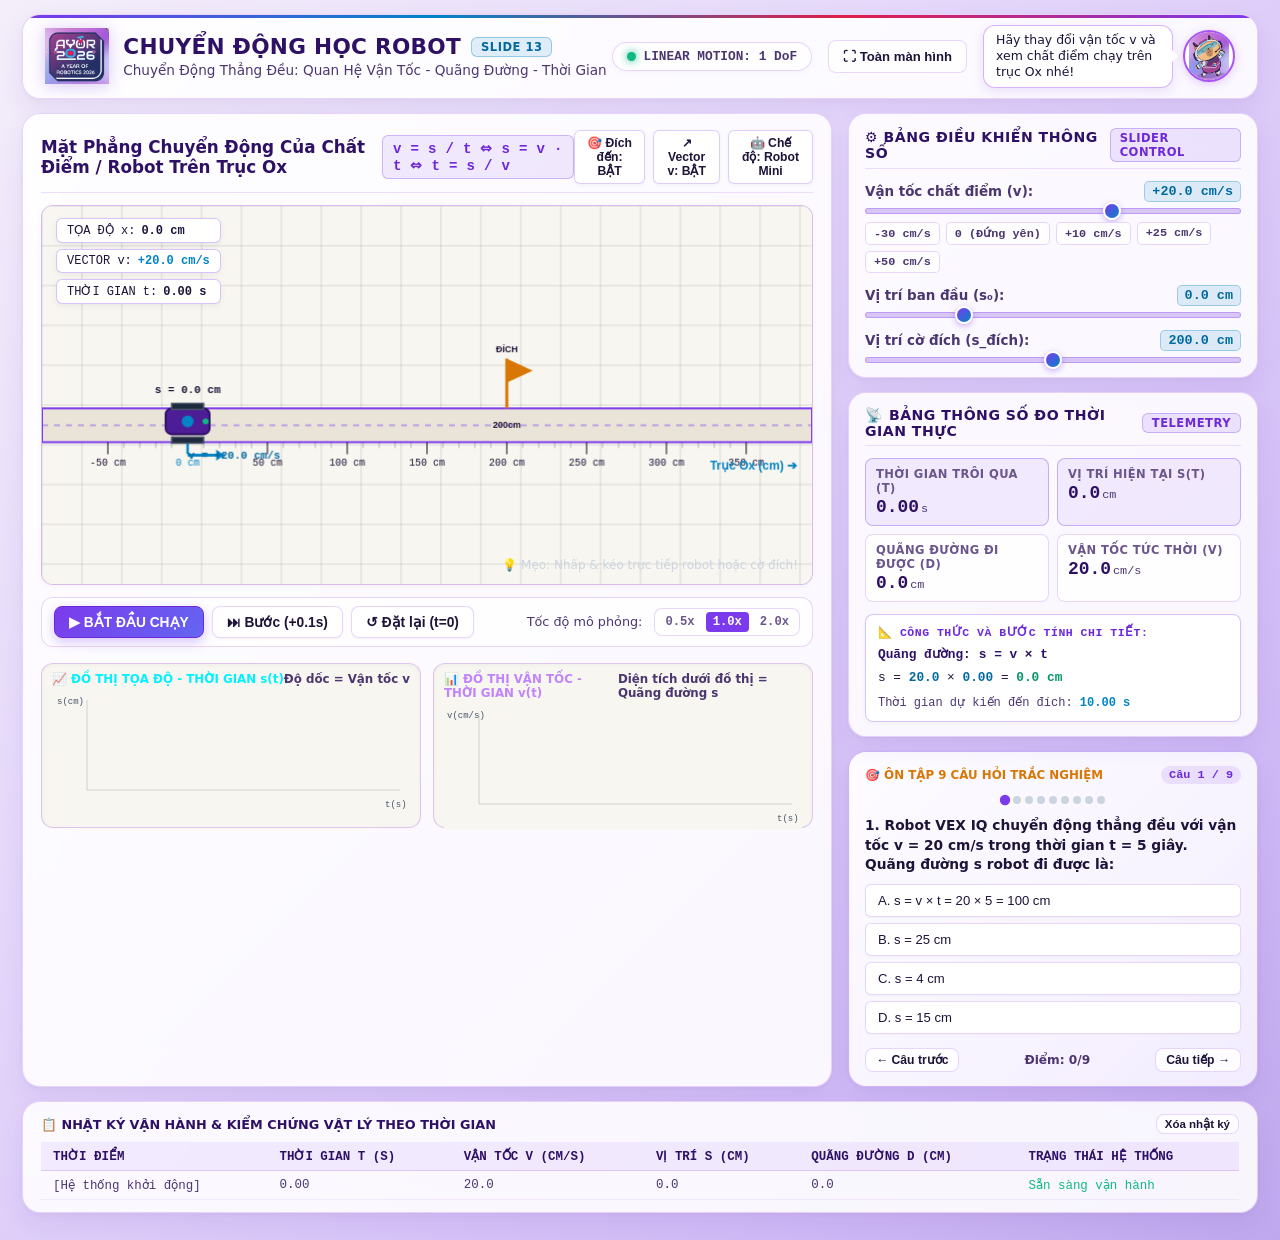
<file: Chuyen_Dong_Thang.html>
<!DOCTYPE html>
<html lang="vi">
<head>
  <meta charset="UTF-8">
  <meta name="viewport" content="width=device-width, initial-scale=1.0">
  <title>Slide 13: Chuyển Động Thẳng Đều - Quan Hệ Vận Tốc, Quãng Đường, Thời Gian (v = s/t)</title>
  <link rel="stylesheet" href="style.css">
</head>
<body>
  <div class="app-container">
    <!-- Top Header -->
    <header class="top-header">
      <div class="header-left">
        <div class="logo-wrap">
          <img id="ayorLogoImg" class="logo-img" src="assets/ayor_logo.png" alt="AYOR 2026">
          <div class="title-wrap">
            <h1>CHUYỂN ĐỘNG HỌC ROBOT <span class="badge-tag badge-cyan">SLIDE 13</span></h1>
            <div class="sub-title">
              <span>Chuyển Động Thẳng Đều: Quan Hệ Vận Tốc - Quãng Đường - Thời Gian</span>
            </div>
          </div>
        </div>
      </div>
      <div class="header-right">
        <div class="system-status">
          <span class="status-dot"></span>
          <span>LINEAR MOTION: 1 DoF</span>
        </div>
        <button id="btnFullscreen" class="btn-utility" title="Toàn màn hình trình chiếu">⛶ Toàn màn hình</button>
        <div class="mascot-avatar-wrap" title="Trợ lý ảo AYOR 2026">
          <div class="mascot-bubble">Hãy thay đổi vận tốc v và xem chất điểm chạy trên trục Ox nhé!</div>
          <img id="mascotBearImg" class="mascot-img" src="assets/mascot_bear.png" alt="Mascot Astronaut Bear">
        </div>
      </div>
    </header>

    <!-- Main Grid -->
    <main class="sim-grid">
      <!-- Left: Simulation Canvas & Graphs -->
      <section class="sim-stage-card">
        <div class="card-header-bar">
          <div class="card-title">
            <span>Mặt Phẳng Chuyển Động Của Chất Điểm / Robot Trên Trục Ox</span>
            <span class="formula-tag">v = s / t &hArr; s = v &middot; t &hArr; t = s / v</span>
          </div>
          <div style="display: flex; gap: 8px;">
            <button id="toggleTargetBtn" class="btn-canvas-tool">🎯 Đích đến: BẬT</button>
            <button id="toggleVectorBtn" class="btn-canvas-tool">↗ Vector v: BẬT</button>
            <button id="toggleEntityBtn" class="btn-canvas-tool">🤖 Chế độ: Robot Mini</button>
          </div>
        </div>

        <!-- Canvas Area -->
        <div class="canvas-viewport-wrap" id="canvasContainer">
          <canvas id="simCanvas" class="sim-canvas"></canvas>
          <div class="canvas-overlay-hud">
            <div class="hud-pill"><span>TỌA ĐỘ x:</span> <b id="hudPos">0.0 cm</b></div>
            <div class="hud-pill"><span>VECTOR v:</span> <b id="hudVel" style="color:var(--cyan-accent);">+20.0 cm/s</b></div>
            <div class="hud-pill"><span>THỜI GIAN t:</span> <b id="hudTime">0.00 s</b></div>
          </div>
          <div class="canvas-overlay-controls">
            <span style="font-size:0.75rem; color:#cbd5e1; align-self:center;">💡 Mẹo: Nhấp & kéo trực tiếp robot hoặc cờ đích!</span>
          </div>
        </div>

        <!-- Playback Controls -->
        <div class="playback-bar">
          <div class="playback-buttons">
            <button id="btnPlayPause" class="btn-control btn-primary-play">▶ BẮT ĐẦU CHẠY</button>
            <button id="btnStep" class="btn-control">⏭ Bước (+0.1s)</button>
            <button id="btnReset" class="btn-control">↺ Đặt lại (t=0)</button>
          </div>

          <div style="display:flex; align-items:center; gap:12px;">
            <span style="font-size:0.8rem; color:var(--text-secondary);">Tốc độ mô phỏng:</span>
            <div class="speed-selector">
              <button class="speed-btn" data-speed="0.5">0.5x</button>
              <button class="speed-btn active" data-speed="1.0">1.0x</button>
              <button class="speed-btn" data-speed="2.0">2.0x</button>
            </div>
          </div>
        </div>

        <!-- Realtime Dual Graphs -->
        <div class="graphs-row">
          <div class="graph-card">
            <div class="graph-header">
              <span style="color:#00f2fe;">📈 ĐỒ THỊ TỌA ĐỘ - THỜI GIAN s(t)</span>
              <span>Độ dốc = Vận tốc v</span>
            </div>
            <canvas id="graphStCanvas" class="graph-canvas"></canvas>
          </div>
          <div class="graph-card">
            <div class="graph-header">
              <span style="color:#c084fc;">📊 ĐỒ THỊ VẬN TỐC - THỜI GIAN v(t)</span>
              <span>Diện tích dưới đồ thị = Quãng đường s</span>
            </div>
            <canvas id="graphVtCanvas" class="graph-canvas"></canvas>
          </div>
        </div>
      </section>

      <!-- Right: Telemetry & Interactive Controls -->
      <aside class="sim-side-deck">
        <!-- Control Panel -->
        <div class="panel-card">
          <div class="panel-header">
            <span class="panel-title">⚙️ BẢNG ĐIỀU KHIỂN THÔNG SỐ</span>
            <span class="badge-tag">SLIDER CONTROL</span>
          </div>

          <!-- Velocity Slider -->
          <div class="control-group">
            <div class="control-label-row">
              <span class="param-name">Vận tốc chất điểm (v):</span>
              <span class="param-val-badge" id="valVelBadge">+20.0 cm/s</span>
            </div>
            <div class="slider-container">
              <input type="range" id="sliderVel" class="custom-slider" min="-60" max="60" step="1" value="20">
            </div>
            <div class="preset-pills-row">
              <button class="btn-preset" data-vel="-30">-30 cm/s</button>
              <button class="btn-preset" data-vel="0">0 (Đứng yên)</button>
              <button class="btn-preset" data-vel="10">+10 cm/s</button>
              <button class="btn-preset" data-vel="25">+25 cm/s</button>
              <button class="btn-preset" data-vel="50">+50 cm/s</button>
            </div>
          </div>

          <!-- Initial Position Slider -->
          <div class="control-group">
            <div class="control-label-row">
              <span class="param-name">Vị trí ban đầu (s₀):</span>
              <span class="param-val-badge" id="valPos0Badge">0.0 cm</span>
            </div>
            <div class="slider-container">
              <input type="range" id="sliderPos0" class="custom-slider" min="-50" max="150" step="5" value="0">
            </div>
          </div>

          <!-- Target Distance Slider -->
          <div class="control-group">
            <div class="control-label-row">
              <span class="param-name">Vị trí cờ đích (s_đích):</span>
              <span class="param-val-badge" id="valTargetBadge">200.0 cm</span>
            </div>
            <div class="slider-container">
              <input type="range" id="sliderTarget" class="custom-slider" min="50" max="350" step="10" value="200">
            </div>
          </div>
        </div>

        <!-- Telemetry Data Grid -->
        <div class="panel-card">
          <div class="panel-header">
            <span class="panel-title">📡 BẢNG THÔNG SỐ ĐO THỜI GIAN THỰC</span>
            <span class="badge-tag">TELEMETRY</span>
          </div>
          <div class="telemetry-grid">
            <div class="telemetry-cell highlight">
              <span class="tel-label">Thời gian trôi qua (t)</span>
              <div class="tel-value"><span id="telTime">0.00</span><span class="tel-unit">s</span></div>
            </div>
            <div class="telemetry-cell highlight">
              <span class="tel-label">Vị trí hiện tại s(t)</span>
              <div class="tel-value"><span id="telPos">0.0</span><span class="tel-unit">cm</span></div>
            </div>
            <div class="telemetry-cell">
              <span class="tel-label">Quãng đường đi được (d)</span>
              <div class="tel-value"><span id="telDist">0.0</span><span class="tel-unit">cm</span></div>
            </div>
            <div class="telemetry-cell">
              <span class="tel-label">Vận tốc tức thời (v)</span>
              <div class="tel-value"><span id="telVel">20.0</span><span class="tel-unit">cm/s</span></div>
            </div>
          </div>

          <!-- Step-by-step Math calculation box -->
          <div class="calc-breakdown-box">
            <div class="step-title">📐 CÔNG THỨC VÀ BƯỚC TÍNH CHI TIẾT:</div>
            <div class="math-formula-row">
              <span>Quãng đường:</span>
              <span>s = v &times; t</span>
            </div>
            <div id="mathSubstRow">
              s = <span class="val-plugged" id="calcV">20.0</span> &times; <span class="val-plugged" id="calcT">0.00</span> = <span class="val-res" id="calcS">0.0 cm</span>
            </div>
            <div style="font-size:0.75rem; color:var(--text-secondary); margin-top:3px;">
              Thời gian dự kiến đến đích: <b id="calcTimeEst" style="color:#0284c7;">10.00 s</b>
            </div>
          </div>
        </div>

        <!-- 9-Question Interactive Quiz Deck -->
        <div class="challenge-card">
          <div class="quiz-header-row">
            <span class="challenge-badge">🎯 ÔN TẬP 9 CÂU HỎI TRẮC NGHIỆM</span>
            <span class="quiz-progress-badge" id="quizProgressBadge">Câu 1 / 9</span>
          </div>

          <div class="quiz-nav-dots" id="quizNavDots"></div>

          <div class="challenge-question" id="quizQuestionText">
            Đang tải câu hỏi...
          </div>

          <div class="quiz-options-list" id="quizOptionsContainer"></div>

          <div class="quiz-feedback" id="quizFeedback"></div>

          <div class="quiz-bottom-controls">
            <button id="btnPrevQuestion" class="btn-utility" style="padding:4px 10px; font-size:0.76rem;">&larr; Câu trước</button>
            <span id="quizScoreText" style="font-size:0.76rem; font-weight:700; color:var(--text-secondary);">Điểm: 0/9</span>
            <button id="btnNextQuestion" class="btn-utility" style="padding:4px 10px; font-size:0.76rem;">Câu tiếp &rarr;</button>
          </div>
        </div>
      </aside>
    </main>

    <!-- Bottom Telemetry Log -->
    <footer class="bottom-telemetry-panel">
      <div style="display: flex; justify-content: space-between; align-items: center; margin-bottom: 8px;">
        <span style="font-size: 0.8rem; font-weight: 700; color: var(--text-heading); text-transform: uppercase;">
          📋 NHẬT KÝ VẬN HÀNH & KIỂM CHỨNG VẬT LÝ THEO THỜI GIAN
        </span>
        <button id="btnClearLog" class="btn-utility" style="padding: 2px 8px; font-size: 0.72rem;">Xóa nhật ký</button>
      </div>
      <div class="log-table-wrap">
        <table class="telemetry-table">
          <thead>
            <tr>
              <th>Thời Điểm</th>
              <th>Thời Gian t (s)</th>
              <th>Vận Tốc v (cm/s)</th>
              <th>Vị Trí s (cm)</th>
              <th>Quãng Đường d (cm)</th>
              <th>Trạng Thái Hệ Thống</th>
            </tr>
          </thead>
          <tbody id="telemetryLogBody">
            <tr>
              <td>[Hệ thống khởi động]</td>
              <td>0.00</td>
              <td>20.0</td>
              <td>0.0</td>
              <td>0.0</td>
              <td><span style="color:var(--green-online);">Sẵn sàng vận hành</span></td>
            </tr>
          </tbody>
        </table>
      </div>
    </footer>
  </div>

  <script src="assets/images_data.js"></script>
  <script>
    if (window.AYOR_LOGO) document.getElementById('ayorLogoImg').src = window.AYOR_LOGO;
    if (window.MASCOT_BEAR) document.getElementById('mascotBearImg').src = window.MASCOT_BEAR;

    // Simulation State
    const state = {
      running: false,
      time: 0,
      v: 20, // cm/s
      s0: 0, // cm
      s: 0,  // cm
      targetDist: 200, // cm
      showTarget: true,
      showVector: true,
      entityMode: 'robot', // 'point' or 'robot'
      speedMultiplier: 1.0,
      lastTimestamp: null,
      reachedTarget: false,
      history: []
    };

    // DOM Elements
    const canvas = document.getElementById('simCanvas');
    const ctx = canvas.getContext('2d');
    const graphStCanvas = document.getElementById('graphStCanvas');
    const ctxSt = graphStCanvas.getContext('2d');
    const graphVtCanvas = document.getElementById('graphVtCanvas');
    const ctxVt = graphVtCanvas.getContext('2d');

    const sliderVel = document.getElementById('sliderVel');
    const sliderPos0 = document.getElementById('sliderPos0');
    const sliderTarget = document.getElementById('sliderTarget');

    const valVelBadge = document.getElementById('valVelBadge');
    const valPos0Badge = document.getElementById('valPos0Badge');
    const valTargetBadge = document.getElementById('valTargetBadge');

    const hudPos = document.getElementById('hudPos');
    const hudVel = document.getElementById('hudVel');
    const hudTime = document.getElementById('hudTime');

    const telTime = document.getElementById('telTime');
    const telPos = document.getElementById('telPos');
    const telDist = document.getElementById('telDist');
    const telVel = document.getElementById('telVel');

    const calcV = document.getElementById('calcV');
    const calcT = document.getElementById('calcT');
    const calcS = document.getElementById('calcS');
    const calcTimeEst = document.getElementById('calcTimeEst');

    const btnPlayPause = document.getElementById('btnPlayPause');
    const btnStep = document.getElementById('btnStep');
    const btnReset = document.getElementById('btnReset');
    const toggleTargetBtn = document.getElementById('toggleTargetBtn');
    const toggleVectorBtn = document.getElementById('toggleVectorBtn');
    const toggleEntityBtn = document.getElementById('toggleEntityBtn');
    const logBody = document.getElementById('telemetryLogBody');

    function resizeCanvases() {
      const rect = canvas.parentElement.getBoundingClientRect();
      canvas.width = rect.width * window.devicePixelRatio;
      canvas.height = rect.height * window.devicePixelRatio;
      ctx.scale(window.devicePixelRatio, window.devicePixelRatio);

      const rSt = graphStCanvas.getBoundingClientRect();
      graphStCanvas.width = rSt.width * window.devicePixelRatio;
      graphStCanvas.height = rSt.height * window.devicePixelRatio;
      ctxSt.scale(window.devicePixelRatio, window.devicePixelRatio);

      const rVt = graphVtCanvas.getBoundingClientRect();
      graphVtCanvas.width = rVt.width * window.devicePixelRatio;
      graphVtCanvas.height = rVt.height * window.devicePixelRatio;
      ctxVt.scale(window.devicePixelRatio, window.devicePixelRatio);
    }
    window.addEventListener('resize', resizeCanvases);

    function worldToScreenX(worldX, width) {
      const minX = -60;
      const maxX = 360;
      const margin = 50;
      return margin + ((worldX - minX) / (maxX - minX)) * (width - 2 * margin);
    }

    function screenToWorldX(screenX, width) {
      const minX = -60;
      const maxX = 360;
      const margin = 50;
      return minX + ((screenX - margin) / (width - 2 * margin)) * (maxX - minX);
    }

    let isDraggingEntity = false;
    let isDraggingTarget = false;

    canvas.addEventListener('mousedown', (e) => {
      const rect = canvas.getBoundingClientRect();
      const clickX = e.clientX - rect.left;
      const width = rect.width;
      const entityScreenX = worldToScreenX(state.s, width);
      const targetScreenX = worldToScreenX(state.targetDist, width);

      if (Math.abs(clickX - entityScreenX) < 30) {
        isDraggingEntity = true;
      } else if (Math.abs(clickX - targetScreenX) < 25) {
        isDraggingTarget = true;
      }
    });

    window.addEventListener('mousemove', (e) => {
      if (!isDraggingEntity && !isDraggingTarget) return;
      const rect = canvas.getBoundingClientRect();
      const clickX = e.clientX - rect.left;
      const width = rect.width;
      const worldX = Math.round(screenToWorldX(clickX, width));

      if (isDraggingEntity) {
        state.s = Math.max(-50, Math.min(300, worldX));
        state.s0 = state.s;
        sliderPos0.value = state.s0;
        valPos0Badge.textContent = state.s0.toFixed(1) + ' cm';
        state.time = 0;
        state.history = [{ t: 0, s: state.s, v: state.v }];
        updateUI();
      } else if (isDraggingTarget) {
        state.targetDist = Math.max(50, Math.min(350, worldX));
        sliderTarget.value = state.targetDist;
        valTargetBadge.textContent = state.targetDist.toFixed(1) + ' cm';
        updateUI();
      }
    });

    window.addEventListener('mouseup', () => {
      isDraggingEntity = false;
      isDraggingTarget = false;
    });

    function updateUI() {
      valVelBadge.textContent = (state.v >= 0 ? '+' : '') + state.v.toFixed(1) + ' cm/s';
      valPos0Badge.textContent = state.s0.toFixed(1) + ' cm';
      valTargetBadge.textContent = state.targetDist.toFixed(1) + ' cm';

      hudPos.textContent = state.s.toFixed(1) + ' cm';
      hudVel.textContent = (state.v >= 0 ? '+' : '') + state.v.toFixed(1) + ' cm/s';
      hudTime.textContent = state.time.toFixed(2) + ' s';

      telTime.textContent = state.time.toFixed(2);
      telPos.textContent = state.s.toFixed(1);
      telDist.textContent = Math.abs(state.s - state.s0).toFixed(1);
      telVel.textContent = state.v.toFixed(1);

      calcV.textContent = state.v.toFixed(1);
      calcT.textContent = state.time.toFixed(2);
      calcS.textContent = (state.v * state.time).toFixed(1) + ' cm';

      const remDist = state.targetDist - state.s0;
      if (state.v !== 0 && remDist / state.v > 0) {
        calcTimeEst.textContent = (remDist / state.v).toFixed(2) + ' s';
      } else {
        calcTimeEst.textContent = 'Không chạm đích';
      }
    }

    sliderVel.addEventListener('input', (e) => {
      state.v = parseFloat(e.target.value);
      updateUI();
    });

    sliderPos0.addEventListener('input', (e) => {
      state.s0 = parseFloat(e.target.value);
      state.s = state.s0 + state.v * state.time;
      updateUI();
    });

    sliderTarget.addEventListener('input', (e) => {
      state.targetDist = parseFloat(e.target.value);
      updateUI();
    });

    document.querySelectorAll('.btn-preset[data-vel]').forEach(btn => {
      btn.addEventListener('click', () => {
        state.v = parseFloat(btn.dataset.vel);
        sliderVel.value = state.v;
        updateUI();
      });
    });

    document.querySelectorAll('.speed-btn').forEach(btn => {
      btn.addEventListener('click', () => {
        document.querySelectorAll('.speed-btn').forEach(b => b.classList.remove('active'));
        btn.classList.add('active');
        state.speedMultiplier = parseFloat(btn.dataset.speed);
      });
    });

    btnPlayPause.addEventListener('click', () => {
      state.running = !state.running;
      btnPlayPause.textContent = state.running ? '⏸ TẠM DỪNG' : '▶ BẮT ĐẦU CHẠY';
      btnPlayPause.classList.toggle('btn-primary-play', !state.running);
      state.lastTimestamp = performance.now();
      if (state.running) addLogEntry('Bắt đầu chuyển động');
    });

    btnStep.addEventListener('click', () => {
      state.running = false;
      btnPlayPause.textContent = '▶ BẮT ĐẦU CHẠY';
      btnPlayPause.classList.add('btn-primary-play');
      stepSimulation(0.1);
      addLogEntry('Bước chuyển động +0.1s');
    });

    btnReset.addEventListener('click', () => {
      state.running = false;
      state.time = 0;
      state.s = state.s0;
      state.reachedTarget = false;
      state.history = [{ t: 0, s: state.s, v: state.v }];
      btnPlayPause.textContent = '▶ BẮT ĐẦU CHẠY';
      btnPlayPause.classList.add('btn-primary-play');
      updateUI();
      addLogEntry('Đã đặt lại về t=0');
    });

    toggleTargetBtn.addEventListener('click', () => {
      state.showTarget = !state.showTarget;
      toggleTargetBtn.textContent = state.showTarget ? '🎯 Đích đến: BẬT' : '🎯 Đích đến: TẮT';
    });

    toggleVectorBtn.addEventListener('click', () => {
      state.showVector = !state.showVector;
      toggleVectorBtn.textContent = state.showVector ? '↗ Vector v: BẬT' : '↗ Vector v: TẮT';
    });

    toggleEntityBtn.addEventListener('click', () => {
      state.entityMode = state.entityMode === 'robot' ? 'point' : 'robot';
      toggleEntityBtn.textContent = state.entityMode === 'robot' ? '🤖 Chế độ: Robot Mini' : '✨ Chế độ: Chất Điểm';
    });

    document.getElementById('btnClearLog').addEventListener('click', () => {
      logBody.innerHTML = '';
      addLogEntry('Nhật ký đã được làm mới');
    });

    document.getElementById('btnFullscreen').addEventListener('click', () => {
      if (!document.fullscreenElement) {
        document.documentElement.requestFullscreen();
      } else {
        document.exitFullscreen();
      }
    });

    function addLogEntry(statusText) {
      const now = new Date().toLocaleTimeString();
      const tr = document.createElement('tr');
      tr.innerHTML = `
        <td>${now}</td>
        <td>${state.time.toFixed(2)}</td>
        <td>${state.v.toFixed(1)}</td>
        <td>${state.s.toFixed(1)}</td>
        <td>${Math.abs(state.s - state.s0).toFixed(1)}</td>
        <td><span style="color:#0284c7; font-weight:600;">${statusText}</span></td>
      `;
      logBody.insertBefore(tr, logBody.firstChild);
      if (logBody.children.length > 8) logBody.removeChild(logBody.lastChild);
    }

    function stepSimulation(dt) {
      state.time += dt;
      state.s = state.s0 + state.v * state.time;

      if (state.showTarget && !state.reachedTarget) {
        if ((state.v > 0 && state.s >= state.targetDist && (state.s - state.v * dt) < state.targetDist) ||
            (state.v < 0 && state.s <= state.targetDist && (state.s - state.v * dt) > state.targetDist)) {
          state.reachedTarget = true;
          state.running = false;
          btnPlayPause.textContent = '▶ BẮT ĐẦU CHẠY';
          btnPlayPause.classList.add('btn-primary-play');
          addLogEntry(`🎉 Chạm đích ${state.targetDist} cm tại t=${state.time.toFixed(2)}s!`);
        }
      }

      state.history.push({ t: state.time, s: state.s, v: state.v });
      if (state.history.length > 500) state.history.shift();

      updateUI();
    }

    // Main Draw Function
    function draw() {
      const width = canvas.width / window.devicePixelRatio;
      const height = canvas.height / window.devicePixelRatio;
      ctx.clearRect(0, 0, width, height);

      // Light Beige Paper Background
      ctx.fillStyle = '#f8f6f0';
      ctx.fillRect(0, 0, width, height);

      const trackY = height * 0.58;

      // 1. Solid Black Grid Lines (Giấy kẻ ô li nét liền đen)
      ctx.strokeStyle = 'rgba(0, 0, 0, 0.12)';
      ctx.lineWidth = 1;
      ctx.setLineDash([]);
      const gridSize = 40;
      for (let x = 0; x < width; x += gridSize) {
        ctx.beginPath();
        ctx.moveTo(x, 0);
        ctx.lineTo(x, height);
        ctx.stroke();
      }
      for (let y = 0; y < height; y += gridSize) {
        ctx.beginPath();
        ctx.moveTo(0, y);
        ctx.lineTo(width, y);
        ctx.stroke();
      }

      // 2. Draw Track (Ox axis with Ruler markings)
      const roadH = 34;
      ctx.fillStyle = '#eae4d8';
      ctx.fillRect(0, trackY - roadH / 2, width, roadH);
      ctx.strokeStyle = '#7c3aed';
      ctx.lineWidth = 2;
      ctx.strokeRect(0, trackY - roadH / 2, width, roadH);

      // Axis center dashed line
      ctx.strokeStyle = 'rgba(124, 58, 237, 0.4)';
      ctx.setLineDash([6, 6]);
      ctx.beginPath();
      ctx.moveTo(0, trackY);
      ctx.lineTo(width, trackY);
      ctx.stroke();
      ctx.setLineDash([]);

      // Ruler ticks from -50cm to 350cm
      ctx.font = '10px Consolas, monospace';
      ctx.textAlign = 'center';

      for (let wX = -50; wX <= 350; wX += 10) {
        const sx = worldToScreenX(wX, width);
        const isMajor = (wX % 50 === 0);
        const isZero = (wX === 0);

        ctx.strokeStyle = isZero ? '#0284c7' : (isMajor ? 'rgba(0, 0, 0, 0.65)' : 'rgba(0, 0, 0, 0.25)');
        ctx.lineWidth = isZero ? 2.5 : (isMajor ? 1.5 : 1);

        const tickH = isMajor ? 12 : 6;
        ctx.beginPath();
        ctx.moveTo(sx, trackY + roadH / 2);
        ctx.lineTo(sx, trackY + roadH / 2 + tickH);
        ctx.stroke();

        if (isMajor) {
          ctx.fillStyle = isZero ? '#0284c7' : '#1e1338';
          ctx.fillText(wX + ' cm', sx, trackY + roadH / 2 + tickH + 12);
        }
      }

      // Axis label Ox
      ctx.fillStyle = '#0284c7';
      ctx.font = 'bold 12px sans-serif';
      ctx.textAlign = 'right';
      ctx.fillText('Trục Ox (cm) ➔', width - 15, trackY + 45);

      // 3. Draw Trajectory Trail
      const originX = worldToScreenX(state.s0, width);
      const currX = worldToScreenX(state.s, width);

      const trailGrad = ctx.createLinearGradient(originX, 0, currX, 0);
      trailGrad.addColorStop(0, 'rgba(124, 58, 237, 0.15)');
      trailGrad.addColorStop(1, 'rgba(2, 132, 199, 0.45)');

      ctx.fillStyle = trailGrad;
      const leftTrail = Math.min(originX, currX);
      const rightTrail = Math.max(originX, currX);
      ctx.fillRect(leftTrail, trackY - 6, rightTrail - leftTrail, 12);

      // Trajectory distance bracket
      if (Math.abs(currX - originX) > 15) {
        ctx.strokeStyle = '#7c3aed';
        ctx.lineWidth = 1.5;
        const braceY = trackY - 35;
        ctx.beginPath();
        ctx.moveTo(originX, braceY + 6);
        ctx.lineTo(originX, braceY);
        ctx.lineTo(currX, braceY);
        ctx.lineTo(currX, braceY + 6);
        ctx.stroke();

        ctx.fillStyle = '#581c87';
        ctx.font = 'bold 11px Consolas, monospace';
        ctx.textAlign = 'center';
        ctx.fillText(`s = ${Math.abs(state.s - state.s0).toFixed(1)} cm`, (originX + currX) / 2, braceY - 6);
      }

      // 4. Draw Target Flag
      if (state.showTarget) {
        const flagX = worldToScreenX(state.targetDist, width);
        const flagY = trackY - roadH / 2;

        ctx.strokeStyle = '#d97706';
        ctx.lineWidth = 3;
        ctx.beginPath();
        ctx.moveTo(flagX, flagY);
        ctx.lineTo(flagX, flagY - 50);
        ctx.stroke();

        ctx.fillStyle = state.reachedTarget ? '#10b981' : '#d97706';
        ctx.beginPath();
        ctx.moveTo(flagX, flagY - 50);
        ctx.lineTo(flagX + 26, flagY - 38);
        ctx.lineTo(flagX, flagY - 26);
        ctx.closePath();
        ctx.fill();

        ctx.fillStyle = '#1e1338';
        ctx.font = 'bold 9px sans-serif';
        ctx.textAlign = 'center';
        ctx.fillText('ĐÍCH', flagX, flagY - 56);
        ctx.fillText(`${state.targetDist}cm`, flagX, flagY + 20);
      }

      // 5. Draw Entity (Robot Mini or Glowing Point Mass)
      const entityX = worldToScreenX(state.s, width);
      const entityY = trackY;

      if (state.entityMode === 'robot') {
        const rw = 44;
        const rh = 26;

        ctx.fillStyle = '#4c1d95';
        ctx.strokeStyle = '#2e1065';
        ctx.lineWidth = 2;
        ctx.beginPath();
        ctx.roundRect(entityX - rw / 2, entityY - rh / 2 - 4, rw, rh, 6);
        ctx.fill();
        ctx.stroke();

        ctx.fillStyle = '#1e293b';
        ctx.strokeStyle = '#475569';
        ctx.lineWidth = 1.5;
        ctx.fillRect(entityX - 16, entityY - rh / 2 - 9, 32, 6);
        ctx.strokeRect(entityX - 16, entityY - rh / 2 - 9, 32, 6);
        ctx.fillRect(entityX - 16, entityY + rh / 2 - 1, 32, 6);
        ctx.strokeRect(entityX - 16, entityY + rh / 2 - 1, 32, 6);

        ctx.fillStyle = '#0284c7';
        ctx.beginPath();
        ctx.arc(entityX, entityY - 4, 6, 0, Math.PI * 2);
        ctx.fill();

        ctx.fillStyle = state.v >= 0 ? '#10b981' : '#f43f5e';
        ctx.beginPath();
        ctx.arc(entityX + (state.v >= 0 ? rw / 2 - 4 : -rw / 2 + 4), entityY - 4, 3, 0, Math.PI * 2);
        ctx.fill();
      } else {
        ctx.fillStyle = '#0284c7';
        ctx.beginPath();
        ctx.arc(entityX, entityY, 9, 0, Math.PI * 2);
        ctx.fill();

        ctx.fillStyle = '#ffffff';
        ctx.beginPath();
        ctx.arc(entityX, entityY, 4, 0, Math.PI * 2);
        ctx.fill();
        ctx.strokeStyle = '#0369a1';
        ctx.lineWidth = 1.5;
        ctx.stroke();
      }

      ctx.fillStyle = '#1e1338';
      ctx.font = 'bold 11px Consolas, monospace';
      ctx.textAlign = 'center';
      ctx.fillText(`s = ${state.s.toFixed(1)} cm`, entityX, entityY - 32);

      // 6. Velocity Vector arrow
      if (state.showVector && Math.abs(state.v) > 0.1) {
        const arrowLen = (state.v / 60) * 110;
        const arrowY = entityY + 30;
        const startX = entityX;
        const endX = entityX + arrowLen;

        ctx.strokeStyle = '#0284c7';
        ctx.fillStyle = '#0284c7';
        ctx.lineWidth = 3;

        ctx.beginPath();
        ctx.moveTo(startX, arrowY);
        ctx.lineTo(endX, arrowY);
        ctx.stroke();

        const headSize = 8;
        const sign = arrowLen >= 0 ? 1 : -1;
        ctx.beginPath();
        ctx.moveTo(endX, arrowY);
        ctx.lineTo(endX - sign * headSize, arrowY - headSize * 0.7);
        ctx.lineTo(endX - sign * headSize, arrowY + headSize * 0.7);
        ctx.closePath();
        ctx.fill();

        ctx.fillStyle = '#0369a1';
        ctx.font = 'bold 11px Consolas, monospace';
        ctx.fillText(`v = ${(state.v >= 0 ? '+' : '') + state.v.toFixed(1)} cm/s`, endX + sign * 10, arrowY + 4);
      }
    }

    // Draw Graphs
    function drawGraphs() {
      // 1. Graph s(t)
      const w1 = graphStCanvas.width / window.devicePixelRatio;
      const h1 = graphStCanvas.height / window.devicePixelRatio;
      ctxSt.clearRect(0, 0, w1, h1);

      ctxSt.fillStyle = '#f8f6f0';
      ctxSt.fillRect(0, 0, w1, h1);

      ctxSt.strokeStyle = 'rgba(0, 0, 0, 0.15)';
      ctxSt.lineWidth = 1;
      const padL = 35;
      const padB = 25;
      ctxSt.beginPath();
      ctxSt.moveTo(padL, 10);
      ctxSt.lineTo(padL, h1 - padB);
      ctxSt.lineTo(w1 - 10, h1 - padB);
      ctxSt.stroke();

      ctxSt.fillStyle = '#475569';
      ctxSt.font = '9px Consolas, monospace';
      ctxSt.fillText('s(cm)', 5, 14);
      ctxSt.fillText('t(s)', w1 - 25, h1 - 8);

      if (state.history.length > 1) {
        const maxT = Math.max(10, state.time);
        const maxS = 350;

        ctxSt.strokeStyle = '#0284c7';
        ctxSt.lineWidth = 2.5;
        ctxSt.beginPath();

        state.history.forEach((pt, idx) => {
          const gx = padL + (pt.t / maxT) * (w1 - padL - 15);
          const gy = (h1 - padB) - (pt.s / maxS) * (h1 - padB - 20);
          if (idx === 0) ctxSt.moveTo(gx, gy);
          else ctxSt.lineTo(gx, gy);
        });
        ctxSt.stroke();
      }

      // 2. Graph v(t)
      const w2 = graphVtCanvas.width / window.devicePixelRatio;
      const h2 = graphVtCanvas.height / window.devicePixelRatio;
      ctxVt.clearRect(0, 0, w2, h2);

      ctxVt.fillStyle = '#f8f6f0';
      ctxVt.fillRect(0, 0, w2, h2);

      ctxVt.strokeStyle = 'rgba(0, 0, 0, 0.15)';
      ctxVt.lineWidth = 1;
      ctxVt.beginPath();
      ctxVt.moveTo(padL, 10);
      ctxVt.lineTo(padL, h2 - padB);
      ctxVt.lineTo(w2 - 10, h2 - padB);
      ctxVt.stroke();

      ctxVt.fillStyle = '#475569';
      ctxVt.font = '9px Consolas, monospace';
      ctxVt.fillText('v(cm/s)', 3, 14);
      ctxVt.fillText('t(s)', w2 - 25, h2 - 8);

      if (state.history.length > 1) {
        const maxT = Math.max(10, state.time);
        const maxV = 70;

        ctxVt.fillStyle = 'rgba(124, 58, 237, 0.15)';
        ctxVt.beginPath();
        const startX = padL + (state.history[0].t / maxT) * (w2 - padL - 15);
        const zeroY = h2 - padB;
        ctxVt.moveTo(startX, zeroY);

        state.history.forEach(pt => {
          const gx = padL + (pt.t / maxT) * (w2 - padL - 15);
          const gy = (h2 - padB) - (pt.v / maxV) * (h2 - padB - 20);
          ctxVt.lineTo(gx, gy);
        });
        const lastX = padL + (state.history[state.history.length - 1].t / maxT) * (w2 - padL - 15);
        ctxVt.lineTo(lastX, zeroY);
        ctxVt.closePath();
        ctxVt.fill();

        ctxVt.strokeStyle = '#7c3aed';
        ctxVt.lineWidth = 2.5;
        ctxVt.beginPath();
        state.history.forEach((pt, idx) => {
          const gx = padL + (pt.t / maxT) * (w2 - padL - 15);
          const gy = (h2 - padB) - (pt.v / maxV) * (h2 - padB - 20);
          if (idx === 0) ctxVt.moveTo(gx, gy);
          else ctxVt.lineTo(gx, gy);
        });
        ctxVt.stroke();

        ctxVt.fillStyle = '#6d28d9';
        ctxVt.font = '10px sans-serif';
        ctxVt.fillText('Diện tích = s', (startX + lastX) / 2, zeroY - 14);
      }
    }

    function animate(timestamp) {
      if (!state.lastTimestamp) state.lastTimestamp = timestamp;
      const rawDt = (timestamp - state.lastTimestamp) / 1000;
      state.lastTimestamp = timestamp;

      if (state.running) {
        const dt = Math.min(rawDt, 0.1) * state.speedMultiplier;
        stepSimulation(dt);
      }

      draw();
      drawGraphs();
      requestAnimationFrame(animate);
    }

    // ==========================================
    // 9-QUESTION QUIZ SYSTEM FOR SLIDE 13
    // ==========================================
    const quizData = [
      {
        q: "1. Robot VEX IQ chuyển động thẳng đều với vận tốc v = 20 cm/s trong thời gian t = 5 giây. Quãng đường s robot đi được là:",
        options: [
          { text: "A. s = v × t = 20 × 5 = 100 cm", correct: true, explain: "Chính xác! s = v × t = 20 × 5 = 100 cm." },
          { text: "B. s = 25 cm", correct: false, explain: "Chưa đúng. Em bị nhầm sang phép cộng hoặc chia." },
          { text: "C. s = 4 cm", correct: false, explain: "Chưa đúng, đây là phép chia 20 / 5." },
          { text: "D. s = 15 cm", correct: false, explain: "Chưa đúng." }
        ],
        applyState: { v: 20, targetDist: 100 }
      },
      {
        q: "2. Robot cần hoàn thành chặng đường s = 180 cm trong đúng thời gian t = 6 giây. Vận tốc v cần cài đặt là:",
        options: [
          { text: "A. v = s / t = 180 / 6 = 30 cm/s", correct: true, explain: "Tuyệt vời! v = s / t = 180 / 6 = 30 cm/s." },
          { text: "B. v = 1080 cm/s", correct: false, explain: "Chưa đúng, đây là phép nhân 180 × 6." },
          { text: "C. v = 174 cm/s", correct: false, explain: "Chưa đúng." },
          { text: "D. v = 25 cm/s", correct: false, explain: "Chưa đúng." }
        ],
        applyState: { v: 30, targetDist: 180 }
      },
      {
        q: "3. Robot chạy với vận tốc v = 25 cm/s. Để robot đi được quãng đường s = 150 cm, thời gian t cần thiết là:",
        options: [
          { text: "A. t = s / v = 150 / 25 = 6.0 giây", correct: true, explain: "Chính xác! t = s / v = 150 / 25 = 6 giây." },
          { text: "B. t = 3750 giây", correct: false, explain: "Chưa đúng, đây là phép nhân." },
          { text: "C. t = 125 giây", correct: false, explain: "Chưa đúng." },
          { text: "D. t = 5.0 giây", correct: false, explain: "Chưa đúng." }
        ],
        applyState: { v: 25, targetDist: 150 }
      },
      {
        q: "4. Trên đồ thị tọa độ - thời gian s(t), đường biểu diễn là một đường thẳng dốc. Đại lượng nào thể hiện độ dốc (slope) của đường này?",
        options: [
          { text: "A. Vận tốc v (vì độ dốc = Δs / Δt = v)", correct: true, explain: "Chính xác 100%! Độ dốc càng lớn thì xe chạy càng nhanh." },
          { text: "B. Quãng đường s", correct: false, explain: "Chưa đúng." },
          { text: "C. Thời gian t", correct: false, explain: "Chưa đúng." },
          { text: "D. Khối lượng robot", correct: false, explain: "Chưa đúng." }
        ]
      },
      {
        q: "5. Trên đồ thị vận tốc - thời gian v(t), diện tích hình chữ nhật giới hạn bởi đường v và trục thời gian từ 0 đến t có ý nghĩa gì?",
        options: [
          { text: "A. Quãng đường s = v × t", correct: true, explain: "Rất chuẩn! Diện tích = Chiều cao (v) × Chiều rộng (t) = Quãng đường s." },
          { text: "B. Gia tốc của robot", correct: false, explain: "Chưa đúng." },
          { text: "C. Khối lượng robot", correct: false, explain: "Chưa đúng." },
          { text: "D. Góc quay", correct: false, explain: "Chưa đúng." }
        ]
      },
      {
        q: "6. Robot xuất phát từ vị trí ban đầu s₀ = 30 cm, chạy thẳng đều với vận tốc v = 15 cm/s. Sau thời gian t = 4 giây, vị trí tọa độ của robot là:",
        options: [
          { text: "A. s = s₀ + v·t = 30 + 15 × 4 = 90 cm", correct: true, explain: "Xuất sắc! Phương trình tọa độ chuyển động thẳng: s(t) = s₀ + v·t." },
          { text: "B. s = 60 cm", correct: false, explain: "Chưa đúng, em quên cộng vị trí xuất phát s₀ = 30 cm." },
          { text: "C. s = 120 cm", correct: false, explain: "Chưa đúng." },
          { text: "D. s = 45 cm", correct: false, explain: "Chưa đúng." }
        ],
        applyState: { s0: 30, v: 15, targetDist: 90 }
      },
      {
        q: "7. Nếu vận tốc cài đặt có giá trị âm (ví dụ: v = -20 cm/s), điều này có ý nghĩa gì đối với chuyển động của robot?",
        options: [
          { text: "A. Robot chuyển động lùi lại ngược chiều dương của trục tọa độ", correct: true, explain: "Chính xác! Dấu của vận tốc thể hiện chiều chuyển động theo quy ước trục tọa độ." },
          { text: "B. Robot đứng yên", correct: false, explain: "Chưa đúng." },
          { text: "C. Động cơ robot bị hỏng", correct: false, explain: "Chưa đúng." },
          { text: "D. Robot tăng tốc", correct: false, explain: "Chưa đúng." }
        ],
        applyState: { v: -20 }
      },
      {
        q: "8. Một robot di chuyển trên sân thi đấu với vận tốc 0.5 m/s. Đổi sang đơn vị cm/s, vận tốc này bằng:",
        options: [
          { text: "A. 50 cm/s (vì 1 m = 100 cm nên 0.5 × 100 = 50)", correct: true, explain: "Chính xác! 1 m = 100 cm &rarr; 0.5 m/s = 50 cm/s." },
          { text: "B. 5 cm/s", correct: false, explain: "Chưa đúng." },
          { text: "C. 500 cm/s", correct: false, explain: "Chưa đúng." },
          { text: "D. 0.005 cm/s", correct: false, explain: "Chưa đúng." }
        ],
        applyState: { v: 50 }
      },
      {
        q: "9. Hai robot cùng xuất phát tại s = 0 cm. Robot A chạy v_A = 20 cm/s, robot B chạy v_B = 30 cm/s. Sau t = 5 giây, khoảng cách giữa 2 robot là:",
        options: [
          { text: "A. Δs = (30 - 20) × 5 = 50 cm", correct: true, explain: "Rất xuất sắc! Robot B đi được 150 cm, Robot A đi được 100 cm, cách nhau 50 cm." },
          { text: "B. Δs = 100 cm", correct: false, explain: "Chưa đúng." },
          { text: "C. Δs = 250 cm", correct: false, explain: "Chưa đúng." },
          { text: "D. Δs = 10 cm", correct: false, explain: "Chưa đúng." }
        ]
      }
    ];

    let currentQIdx = 0;
    let quizScores = new Array(quizData.length).fill(null);

    const quizProgressBadge = document.getElementById('quizProgressBadge');
    const quizNavDots = document.getElementById('quizNavDots');
    const quizQuestionText = document.getElementById('quizQuestionText');
    const quizOptionsContainer = document.getElementById('quizOptionsContainer');
    const quizFeedback = document.getElementById('quizFeedback');
    const quizScoreText = document.getElementById('quizScoreText');
    const btnPrevQuestion = document.getElementById('btnPrevQuestion');
    const btnNextQuestion = document.getElementById('btnNextQuestion');

    function initQuiz() {
      quizNavDots.innerHTML = '';
      quizData.forEach((_, i) => {
        const dot = document.createElement('div');
        dot.className = 'quiz-dot' + (i === 0 ? ' active' : '');
        dot.addEventListener('click', () => loadQuestion(i));
        quizNavDots.appendChild(dot);
      });
      loadQuestion(0);
    }

    function loadQuestion(idx) {
      currentQIdx = idx;
      quizProgressBadge.textContent = `Câu ${idx + 1} / ${quizData.length}`;

      document.querySelectorAll('.quiz-dot').forEach((dot, i) => {
        dot.className = 'quiz-dot';
        if (i === currentQIdx) dot.classList.add('active');
        if (quizScores[i] === true) dot.classList.add('correct');
        else if (quizScores[i] === false) dot.classList.add('incorrect');
      });

      const q = quizData[idx];
      quizQuestionText.innerHTML = `<b>${q.q}</b>`;
      quizOptionsContainer.innerHTML = '';
      quizFeedback.className = 'quiz-feedback';
      quizFeedback.innerHTML = '';

      q.options.forEach((opt) => {
        const btn = document.createElement('button');
        btn.className = 'quiz-opt-btn';
        btn.textContent = opt.text;
        btn.addEventListener('click', () => selectAnswer(btn, opt, q));
        quizOptionsContainer.appendChild(btn);
      });

      updateScoreDisplay();
    }

    function selectAnswer(selectedBtn, opt, q) {
      const isCorrect = opt.correct;
      quizScores[currentQIdx] = isCorrect;

      document.querySelectorAll('.quiz-opt-btn').forEach(b => b.disabled = true);

      if (isCorrect) {
        selectedBtn.classList.add('correct');
        quizFeedback.className = 'quiz-feedback show success';
        quizFeedback.innerHTML = `🎉 <b>Chính xác!</b> ${opt.explain}`;
        if (q.applyState) {
          if (q.applyState.v !== undefined) {
            state.v = q.applyState.v;
            sliderVel.value = state.v;
          }
          if (q.applyState.s0 !== undefined) {
            state.s0 = q.applyState.s0;
            sliderPos0.value = state.s0;
          }
          if (q.applyState.targetDist !== undefined) {
            state.targetDist = q.applyState.targetDist;
            sliderTarget.value = state.targetDist;
          }
          updateUI();
          addLogEntry(`Áp dụng câu ${currentQIdx + 1}`);
        }
      } else {
        selectedBtn.classList.add('incorrect');
        quizFeedback.className = 'quiz-feedback show error';
        quizFeedback.innerHTML = `❌ <b>Chưa chính xác!</b> ${opt.explain}`;
      }

      const dot = quizNavDots.children[currentQIdx];
      dot.className = 'quiz-dot active ' + (isCorrect ? 'correct' : 'incorrect');

      updateScoreDisplay();
    }

    function updateScoreDisplay() {
      const correct = quizScores.filter(s => s === true).length;
      quizScoreText.textContent = `Điểm: ${correct}/${quizData.length}`;
    }

    btnPrevQuestion.addEventListener('click', () => {
      if (currentQIdx > 0) loadQuestion(currentQIdx - 1);
    });

    btnNextQuestion.addEventListener('click', () => {
      if (currentQIdx < quizData.length - 1) loadQuestion(currentQIdx + 1);
    });

    // Initial setup
    state.history.push({ t: 0, s: state.s, v: state.v });
    resizeCanvases();
    updateUI();
    initQuiz();
    requestAnimationFrame(animate);
  </script>
</body>
</html>
</file>
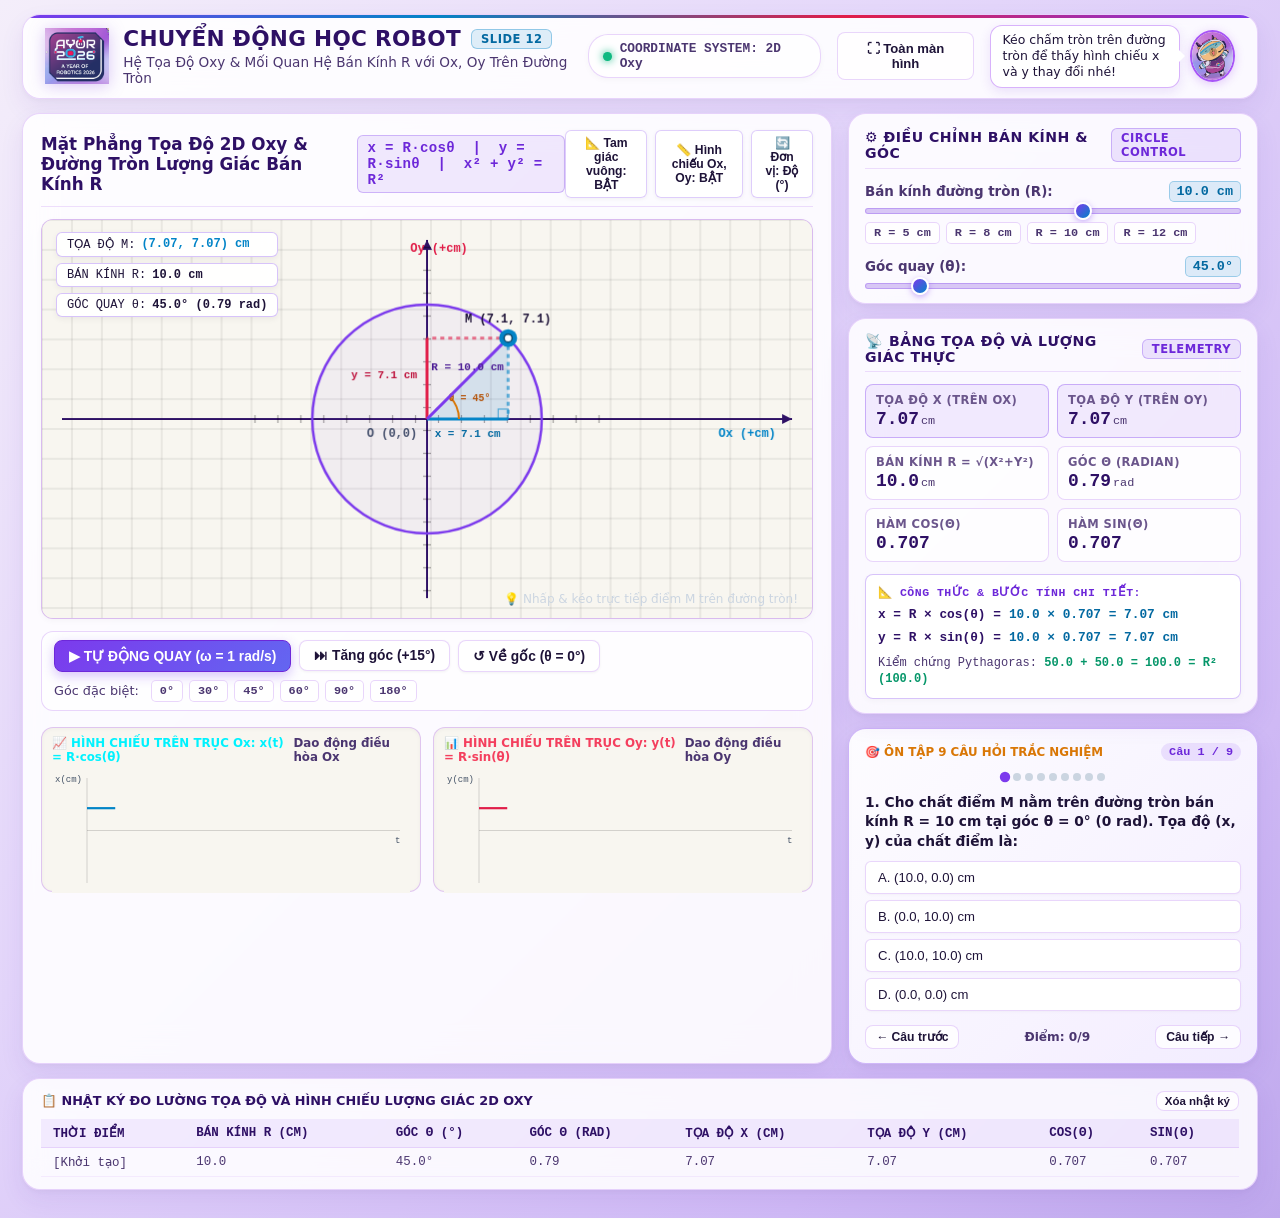
<file: He_Truc_Oxy.html>
<!DOCTYPE html>
<html lang="vi">
<head>
  <meta charset="UTF-8">
  <meta name="viewport" content="width=device-width, initial-scale=1.0">
  <title>Slide 12: Hệ Tọa Độ Oxy & Mối Quan Hệ Bán Kính R với Ox, Oy Trên Đường Tròn</title>
  <link rel="stylesheet" href="style.css">
</head>
<body>
  <div class="app-container">
    <!-- Top Header -->
    <header class="top-header">
      <div class="header-left">
        <div class="logo-wrap">
          <img id="ayorLogoImg" class="logo-img" src="assets/ayor_logo.png" alt="AYOR 2026">
          <div class="title-wrap">
            <h1>CHUYỂN ĐỘNG HỌC ROBOT <span class="badge-tag badge-cyan">SLIDE 12</span></h1>
            <div class="sub-title">
              <span>Hệ Tọa Độ Oxy & Mối Quan Hệ Bán Kính R với Ox, Oy Trên Đường Tròn</span>
            </div>
          </div>
        </div>
      </div>
      <div class="header-right">
        <div class="system-status">
          <span class="status-dot"></span>
          <span>COORDINATE SYSTEM: 2D Oxy</span>
        </div>
        <button id="btnFullscreen" class="btn-utility" title="Toàn màn hình trình chiếu">⛶ Toàn màn hình</button>
        <div class="mascot-avatar-wrap" title="Trợ lý ảo AYOR 2026">
          <div class="mascot-bubble">Kéo chấm tròn trên đường tròn để thấy hình chiếu x và y thay đổi nhé!</div>
          <img id="mascotBearImg" class="mascot-img" src="assets/mascot_bear.png" alt="Mascot Astronaut Bear">
        </div>
      </div>
    </header>

    <!-- Main Grid -->
    <main class="sim-grid">
      <!-- Left: Simulation Canvas & Graphs -->
      <section class="sim-stage-card">
        <div class="card-header-bar">
          <div class="card-title">
            <span>Mặt Phẳng Tọa Độ 2D Oxy & Đường Tròn Lượng Giác Bán Kính R</span>
            <span class="formula-tag">x = R&middot;cos&theta; &nbsp;|&nbsp; y = R&middot;sin&theta; &nbsp;|&nbsp; x&sup2; + y&sup2; = R&sup2;</span>
          </div>
          <div style="display: flex; gap: 8px;">
            <button id="toggleTriangleBtn" class="btn-canvas-tool">📐 Tam giác vuông: BẬT</button>
            <button id="toggleProjectionsBtn" class="btn-canvas-tool">📏 Hình chiếu Ox, Oy: BẬT</button>
            <button id="toggleAngleUnitsBtn" class="btn-canvas-tool">🔄 Đơn vị: Độ (&deg;)</button>
          </div>
        </div>

        <!-- Canvas Area -->
        <div class="canvas-viewport-wrap" id="canvasContainer" style="height: 400px;">
          <canvas id="simCanvas" class="sim-canvas"></canvas>
          <div class="canvas-overlay-hud">
            <div class="hud-pill"><span>TỌA ĐỘ M:</span> <b id="hudCoords" style="color:var(--cyan-accent);">(8.0, 6.0) cm</b></div>
            <div class="hud-pill"><span>BÁN KÍNH R:</span> <b id="hudR">10.0 cm</b></div>
            <div class="hud-pill"><span>GÓC QUAY &theta;:</span> <b id="hudTheta">36.9&deg; (0.64 rad)</b></div>
          </div>
          <div class="canvas-overlay-controls">
            <span style="font-size:0.75rem; color:#cbd5e1; align-self:center;">💡 Nhấp & kéo trực tiếp điểm M trên đường tròn!</span>
          </div>
        </div>

        <!-- Playback Controls (Auto-rotation toggle) -->
        <div class="playback-bar">
          <div class="playback-buttons">
            <button id="btnAutoSpin" class="btn-control btn-primary-play">▶ TỰ ĐỘNG QUAY (&omega; = 1 rad/s)</button>
            <button id="btnStepAngle" class="btn-control">⏭ Tăng góc (+15&deg;)</button>
            <button id="btnResetAngle" class="btn-control">↺ Về gốc (&theta; = 0&deg;)</button>
          </div>

          <div style="display:flex; align-items:center; gap:12px;">
            <span style="font-size:0.8rem; color:var(--text-secondary);">Góc đặc biệt:</span>
            <div class="preset-pills-row" style="margin:0;">
              <button class="btn-preset" data-angle="0">0&deg;</button>
              <button class="btn-preset" data-angle="30">30&deg;</button>
              <button class="btn-preset" data-angle="45">45&deg;</button>
              <button class="btn-preset" data-angle="60">60&deg;</button>
              <button class="btn-preset" data-angle="90">90&deg;</button>
              <button class="btn-preset" data-angle="180">180&deg;</button>
            </div>
          </div>
        </div>

        <!-- Realtime Dual Graphs: x(t) and y(t) projections -->
        <div class="graphs-row">
          <div class="graph-card">
            <div class="graph-header">
              <span style="color:#00f2fe;">📈 HÌNH CHIẾU TRÊN TRỤC Ox: x(t) = R&middot;cos(&theta;)</span>
              <span>Dao động điều hòa Ox</span>
            </div>
            <canvas id="graphXCanvas" class="graph-canvas"></canvas>
          </div>
          <div class="graph-card">
            <div class="graph-header">
              <span style="color:#f43f5e;">📊 HÌNH CHIẾU TRÊN TRỤC Oy: y(t) = R&middot;sin(&theta;)</span>
              <span>Dao động điều hòa Oy</span>
            </div>
            <canvas id="graphYCanvas" class="graph-canvas"></canvas>
          </div>
        </div>
      </section>

      <!-- Right: Telemetry & Interactive Controls -->
      <aside class="sim-side-deck">
        <!-- Control Panel -->
        <div class="panel-card">
          <div class="panel-header">
            <span class="panel-title">⚙️ ĐIỀU CHỈNH BÁN KÍNH & GÓC</span>
            <span class="badge-tag">CIRCLE CONTROL</span>
          </div>

          <!-- Radius Slider -->
          <div class="control-group">
            <div class="control-label-row">
              <span class="param-name">Bán kính đường tròn (R):</span>
              <span class="param-val-badge" id="valRadiusBadge">10.0 cm</span>
            </div>
            <div class="slider-container">
              <input type="range" id="sliderRadius" class="custom-slider" min="3" max="15" step="0.5" value="10">
            </div>
            <div class="preset-pills-row">
              <button class="btn-preset" data-radius="5">R = 5 cm</button>
              <button class="btn-preset" data-radius="8">R = 8 cm</button>
              <button class="btn-preset" data-radius="10">R = 10 cm</button>
              <button class="btn-preset" data-radius="12">R = 12 cm</button>
            </div>
          </div>

          <!-- Angle Slider -->
          <div class="control-group">
            <div class="control-label-row">
              <span class="param-name">Góc quay (&theta;):</span>
              <span class="param-val-badge" id="valAngleBadge">45.0&deg;</span>
            </div>
            <div class="slider-container">
              <input type="range" id="sliderAngle" class="custom-slider" min="0" max="360" step="1" value="45">
            </div>
          </div>
        </div>

        <!-- Telemetry Data Grid -->
        <div class="panel-card">
          <div class="panel-header">
            <span class="panel-title">📡 BẢNG TỌA ĐỘ VÀ LƯỢNG GIÁC THỰC</span>
            <span class="badge-tag">TELEMETRY</span>
          </div>
          <div class="telemetry-grid">
            <div class="telemetry-cell highlight">
              <span class="tel-label">Tọa độ x (trên Ox)</span>
              <div class="tel-value"><span id="telX">7.07</span><span class="tel-unit">cm</span></div>
            </div>
            <div class="telemetry-cell highlight">
              <span class="tel-label">Tọa độ y (trên Oy)</span>
              <div class="tel-value"><span id="telY">7.07</span><span class="tel-unit">cm</span></div>
            </div>
            <div class="telemetry-cell">
              <span class="tel-label">Bán kính R = &radic;(x&sup2;+y&sup2;)</span>
              <div class="tel-value"><span id="telR">10.0</span><span class="tel-unit">cm</span></div>
            </div>
            <div class="telemetry-cell">
              <span class="tel-label">Góc &theta; (Radian)</span>
              <div class="tel-value"><span id="telRad">0.79</span><span class="tel-unit">rad</span></div>
            </div>
            <div class="telemetry-cell">
              <span class="tel-label">Hàm cos(&theta;)</span>
              <div class="tel-value"><span id="telCos">0.707</span></div>
            </div>
            <div class="telemetry-cell">
              <span class="tel-label">Hàm sin(&theta;)</span>
              <div class="tel-value"><span id="telSin">0.707</span></div>
            </div>
          </div>

          <!-- Step-by-step Math calculation box -->
          <div class="calc-breakdown-box">
            <div class="step-title">📐 CÔNG THỨC & BƯỚC TÍNH CHI TIẾT:</div>
            <div class="math-formula-row">
              <span>x = R &times; cos(&theta;) = </span>
              <span id="mathSubstX" class="val-plugged">10 &times; 0.707 = 7.07 cm</span>
            </div>
            <div class="math-formula-row">
              <span>y = R &times; sin(&theta;) = </span>
              <span id="mathSubstY" class="val-plugged">10 &times; 0.707 = 7.07 cm</span>
            </div>
            <div style="font-size:0.75rem; color:var(--text-secondary); margin-top:3px;">
              Kiểm chứng Pythagoras: <b id="mathPythagoras" class="val-res">x&sup2; + y&sup2; = 100.0 = R&sup2;</b>
            </div>
          </div>
        </div>

        <!-- 9-Question Interactive Quiz Deck -->
        <div class="challenge-card">
          <div class="quiz-header-row">
            <span class="challenge-badge">🎯 ÔN TẬP 9 CÂU HỎI TRẮC NGHIỆM</span>
            <span class="quiz-progress-badge" id="quizProgressBadge">Câu 1 / 9</span>
          </div>

          <!-- Question indicator dots -->
          <div class="quiz-nav-dots" id="quizNavDots"></div>

          <div class="challenge-question" id="quizQuestionText">
            Đang tải câu hỏi...
          </div>

          <div class="quiz-options-list" id="quizOptionsContainer"></div>

          <div class="quiz-feedback" id="quizFeedback"></div>

          <div class="quiz-bottom-controls">
            <button id="btnPrevQuestion" class="btn-utility" style="padding:4px 10px; font-size:0.76rem;">&larr; Câu trước</button>
            <span id="quizScoreText" style="font-size:0.76rem; font-weight:700; color:var(--text-secondary);">Điểm: 0/9</span>
            <button id="btnNextQuestion" class="btn-utility" style="padding:4px 10px; font-size:0.76rem;">Câu tiếp &rarr;</button>
          </div>
        </div>
      </aside>
    </main>

    <!-- Bottom Telemetry Log -->
    <footer class="bottom-telemetry-panel">
      <div style="display: flex; justify-content: space-between; align-items: center; margin-bottom: 8px;">
        <span style="font-size: 0.8rem; font-weight: 700; color: var(--text-heading); text-transform: uppercase;">
          📋 NHẬT KÝ ĐO LƯỜNG TỌA ĐỘ VÀ HÌNH CHIẾU LƯỢNG GIÁC 2D Oxy
        </span>
        <button id="btnClearLog" class="btn-utility" style="padding: 2px 8px; font-size: 0.72rem;">Xóa nhật ký</button>
      </div>
      <div class="log-table-wrap">
        <table class="telemetry-table">
          <thead>
            <tr>
              <th>Thời Điểm</th>
              <th>Bán Kính R (cm)</th>
              <th>Góc &theta; (&deg;)</th>
              <th>Góc &theta; (rad)</th>
              <th>Tọa Độ x (cm)</th>
              <th>Tọa Độ y (cm)</th>
              <th>cos(&theta;)</th>
              <th>sin(&theta;)</th>
            </tr>
          </thead>
          <tbody id="telemetryLogBody">
            <tr>
              <td>[Khởi tạo]</td>
              <td>10.0</td>
              <td>45.0&deg;</td>
              <td>0.79</td>
              <td>7.07</td>
              <td>7.07</td>
              <td>0.707</td>
              <td>0.707</td>
            </tr>
          </tbody>
        </table>
      </div>
    </footer>
  </div>

  <script src="assets/images_data.js"></script>
  <script>
    if (window.AYOR_LOGO) document.getElementById('ayorLogoImg').src = window.AYOR_LOGO;
    if (window.MASCOT_BEAR) document.getElementById('mascotBearImg').src = window.MASCOT_BEAR;

    // Simulation State
    const state = {
      R: 10.0, // cm
      thetaDeg: 45.0, // degrees
      autoSpin: false,
      omega: 1.0, // rad/s for auto-spin
      showTriangle: true,
      showProjections: true,
      useDegrees: true,
      time: 0,
      lastTimestamp: null,
      historyX: [],
      historyY: []
    };

    // DOM Elements
    const canvas = document.getElementById('simCanvas');
    const ctx = canvas.getContext('2d');
    const graphXCanvas = document.getElementById('graphXCanvas');
    const ctxX = graphXCanvas.getContext('2d');
    const graphYCanvas = document.getElementById('graphYCanvas');
    const ctxY = graphYCanvas.getContext('2d');

    const sliderRadius = document.getElementById('sliderRadius');
    const sliderAngle = document.getElementById('sliderAngle');
    const valRadiusBadge = document.getElementById('valRadiusBadge');
    const valAngleBadge = document.getElementById('valAngleBadge');

    const hudCoords = document.getElementById('hudCoords');
    const hudR = document.getElementById('hudR');
    const hudTheta = document.getElementById('hudTheta');

    const telX = document.getElementById('telX');
    const telY = document.getElementById('telY');
    const telR = document.getElementById('telR');
    const telRad = document.getElementById('telRad');
    const telCos = document.getElementById('telCos');
    const telSin = document.getElementById('telSin');

    const mathSubstX = document.getElementById('mathSubstX');
    const mathSubstY = document.getElementById('mathSubstY');
    const mathPythagoras = document.getElementById('mathPythagoras');

    const btnAutoSpin = document.getElementById('btnAutoSpin');
    const btnStepAngle = document.getElementById('btnStepAngle');
    const btnResetAngle = document.getElementById('btnResetAngle');
    const toggleTriangleBtn = document.getElementById('toggleTriangleBtn');
    const toggleProjectionsBtn = document.getElementById('toggleProjectionsBtn');
    const toggleAngleUnitsBtn = document.getElementById('toggleAngleUnitsBtn');
    const logBody = document.getElementById('telemetryLogBody');

    // Resize Canvases
    function resizeCanvases() {
      const rect = canvas.parentElement.getBoundingClientRect();
      canvas.width = rect.width * window.devicePixelRatio;
      canvas.height = rect.height * window.devicePixelRatio;
      ctx.scale(window.devicePixelRatio, window.devicePixelRatio);

      const rX = graphXCanvas.getBoundingClientRect();
      graphXCanvas.width = rX.width * window.devicePixelRatio;
      graphXCanvas.height = rX.height * window.devicePixelRatio;
      ctxX.scale(window.devicePixelRatio, window.devicePixelRatio);

      const rY = graphYCanvas.getBoundingClientRect();
      graphYCanvas.width = rY.width * window.devicePixelRatio;
      graphYCanvas.height = rY.height * window.devicePixelRatio;
      ctxY.scale(window.devicePixelRatio, window.devicePixelRatio);
    }
    window.addEventListener('resize', resizeCanvases);

    // Update Telemetry & UI
    function updateUI() {
      const rad = (state.thetaDeg * Math.PI) / 180;
      const x = state.R * Math.cos(rad);
      const y = state.R * Math.sin(rad);
      const cosVal = Math.cos(rad);
      const sinVal = Math.sin(rad);

      valRadiusBadge.textContent = state.R.toFixed(1) + ' cm';
      valAngleBadge.textContent = state.thetaDeg.toFixed(1) + '°';

      hudCoords.textContent = `(${x.toFixed(2)}, ${y.toFixed(2)}) cm`;
      hudR.textContent = state.R.toFixed(1) + ' cm';
      hudTheta.textContent = `${state.thetaDeg.toFixed(1)}° (${rad.toFixed(2)} rad)`;

      telX.textContent = x.toFixed(2);
      telY.textContent = y.toFixed(2);
      telR.textContent = state.R.toFixed(1);
      telRad.textContent = rad.toFixed(2);
      telCos.textContent = cosVal.toFixed(3);
      telSin.textContent = sinVal.toFixed(3);

      mathSubstX.textContent = `${state.R.toFixed(1)} × ${cosVal.toFixed(3)} = ${x.toFixed(2)} cm`;
      mathSubstY.textContent = `${state.R.toFixed(1)} × ${sinVal.toFixed(3)} = ${y.toFixed(2)} cm`;
      mathPythagoras.textContent = `${(x*x).toFixed(1)} + ${(y*y).toFixed(1)} = ${(x*x + y*y).toFixed(1)} = R² (${(state.R*state.R).toFixed(1)})`;
    }

    sliderRadius.addEventListener('input', (e) => {
      state.R = parseFloat(e.target.value);
      updateUI();
    });

    sliderAngle.addEventListener('input', (e) => {
      state.thetaDeg = parseFloat(e.target.value);
      updateUI();
    });

    document.querySelectorAll('.btn-preset[data-radius]').forEach(btn => {
      btn.addEventListener('click', () => {
        state.R = parseFloat(btn.dataset.radius);
        sliderRadius.value = state.R;
        updateUI();
      });
    });

    document.querySelectorAll('.btn-preset[data-angle]').forEach(btn => {
      btn.addEventListener('click', () => {
        state.thetaDeg = parseFloat(btn.dataset.angle);
        sliderAngle.value = state.thetaDeg;
        updateUI();
      });
    });

    btnAutoSpin.addEventListener('click', () => {
      state.autoSpin = !state.autoSpin;
      btnAutoSpin.textContent = state.autoSpin ? '⏸ DỪNG QUAY' : '▶ TỰ ĐỘNG QUAY (ω = 1 rad/s)';
      btnAutoSpin.classList.toggle('btn-primary-play', !state.autoSpin);
    });

    btnStepAngle.addEventListener('click', () => {
      state.thetaDeg = (state.thetaDeg + 15) % 360;
      sliderAngle.value = state.thetaDeg;
      updateUI();
      addLogEntry('Xoay thêm +15°');
    });

    btnResetAngle.addEventListener('click', () => {
      state.thetaDeg = 0;
      sliderAngle.value = 0;
      state.autoSpin = false;
      btnAutoSpin.textContent = '▶ TỰ ĐỘNG QUAY (ω = 1 rad/s)';
      btnAutoSpin.classList.add('btn-primary-play');
      updateUI();
      addLogEntry('Đã đặt lại về θ = 0°');
    });

    toggleTriangleBtn.addEventListener('click', () => {
      state.showTriangle = !state.showTriangle;
      toggleTriangleBtn.textContent = state.showTriangle ? '📐 Tam giác vuông: BẬT' : '📐 Tam giác vuông: TẮT';
    });

    toggleProjectionsBtn.addEventListener('click', () => {
      state.showProjections = !state.showProjections;
      toggleProjectionsBtn.textContent = state.showProjections ? '📏 Hình chiếu Ox, Oy: BẬT' : '📏 Hình chiếu Ox, Oy: TẮT';
    });

    toggleAngleUnitsBtn.addEventListener('click', () => {
      state.useDegrees = !state.useDegrees;
      toggleAngleUnitsBtn.textContent = state.useDegrees ? '🔄 Đơn vị: Độ (°)' : '🔄 Đơn vị: Radian';
      updateUI();
    });

    document.getElementById('btnClearLog').addEventListener('click', () => {
      logBody.innerHTML = '';
      addLogEntry('Nhật ký đã được làm mới');
    });

    document.getElementById('btnFullscreen').addEventListener('click', () => {
      if (!document.fullscreenElement) {
        document.documentElement.requestFullscreen();
      } else {
        document.exitFullscreen();
      }
    });

    function addLogEntry(note = '') {
      const now = new Date().toLocaleTimeString();
      const rad = ((state.thetaDeg * Math.PI) / 180).toFixed(2);
      const x = (state.R * Math.cos(state.thetaDeg * Math.PI / 180)).toFixed(2);
      const y = (state.R * Math.sin(state.thetaDeg * Math.PI / 180)).toFixed(2);
      const cosV = Math.cos(state.thetaDeg * Math.PI / 180).toFixed(3);
      const sinV = Math.sin(state.thetaDeg * Math.PI / 180).toFixed(3);

      const tr = document.createElement('tr');
      tr.innerHTML = `
        <td>${now} ${note ? `(${note})` : ''}</td>
        <td>${state.R.toFixed(1)}</td>
        <td>${state.thetaDeg.toFixed(1)}&deg;</td>
        <td>${rad}</td>
        <td>${x}</td>
        <td>${y}</td>
        <td>${cosV}</td>
        <td>${sinV}</td>
      `;
      logBody.insertBefore(tr, logBody.firstChild);
      if (logBody.children.length > 8) logBody.removeChild(logBody.lastChild);
    }

    // Interactive Dragging on Circle
    let isDraggingM = false;
    canvas.addEventListener('mousedown', (e) => {
      const rect = canvas.getBoundingClientRect();
      const clickX = e.clientX - rect.left;
      const clickY = e.clientY - rect.top;
      const cX = rect.width / 2;
      const cY = rect.height / 2;
      const scale = 11.5; // px per cm

      const rad = (state.thetaDeg * Math.PI) / 180;
      const mX = cX + state.R * scale * Math.cos(rad);
      const mY = cY - state.R * scale * Math.sin(rad);

      if (Math.hypot(clickX - mX, clickY - mY) < 25) {
        isDraggingM = true;
      }
    });

    window.addEventListener('mousemove', (e) => {
      if (!isDraggingM) return;
      const rect = canvas.getBoundingClientRect();
      const clickX = e.clientX - rect.left;
      const clickY = e.clientY - rect.top;
      const cX = rect.width / 2;
      const cY = rect.height / 2;

      // Calculate angle from center
      const dx = clickX - cX;
      const dy = -(clickY - cY); // inverted Y for Cartesian

      let angleRad = Math.atan2(dy, dx);
      if (angleRad < 0) angleRad += 2 * Math.PI;

      state.thetaDeg = (angleRad * 180) / Math.PI;
      sliderAngle.value = state.thetaDeg;
      updateUI();
    });

    window.addEventListener('mouseup', () => { isDraggingM = false; });

    // Main Draw Function
    function draw() {
      const width = canvas.width / window.devicePixelRatio;
      const height = canvas.height / window.devicePixelRatio;
      ctx.clearRect(0, 0, width, height);

      // Light Beige Paper Background
      ctx.fillStyle = '#f8f6f0';
      ctx.fillRect(0, 0, width, height);

      const cX = width / 2;
      const cY = height / 2;
      const scale = 11.5; // px per cm
      const R_px = state.R * scale;
      const rad = (state.thetaDeg * Math.PI) / 180;

      // 1. Solid Black Grid Lines (Giấy kẻ ô li nét liền đen)
      ctx.strokeStyle = 'rgba(0, 0, 0, 0.12)';
      ctx.lineWidth = 1;
      ctx.setLineDash([]);
      for (let x = 0; x < width; x += 30) {
        ctx.beginPath();
        ctx.moveTo(x, 0);
        ctx.lineTo(x, height);
        ctx.stroke();
      }
      for (let y = 0; y < height; y += 30) {
        ctx.beginPath();
        ctx.moveTo(0, y);
        ctx.lineTo(width, y);
        ctx.stroke();
      }

      // 2. Cartesian Axes (Ox and Oy) - Solid Dark Purple/Black
      ctx.strokeStyle = '#2e1065';
      ctx.lineWidth = 2;

      // Ox Axis
      ctx.beginPath();
      ctx.moveTo(20, cY);
      ctx.lineTo(width - 20, cY);
      ctx.stroke();

      // Oy Axis
      ctx.beginPath();
      ctx.moveTo(cX, height - 20);
      ctx.lineTo(cX, 20);
      ctx.stroke();

      // Arrow heads for Ox, Oy
      drawArrowHead(width - 20, cY, 0, '#2e1065');
      drawArrowHead(cX, 20, -Math.PI / 2, '#2e1065');

      // Axis labels
      ctx.fillStyle = '#0284c7';
      ctx.font = 'bold 12px Consolas, monospace';
      ctx.fillText('Ox (+cm)', width - 65, cY + 18);
      ctx.fillStyle = '#e11d48';
      ctx.fillText('Oy (+cm)', cX + 12, 32);
      ctx.fillStyle = '#475569';
      ctx.fillText('O (0,0)', cX - 35, cY + 18);

      // Ticks on Ox and Oy
      ctx.strokeStyle = 'rgba(0, 0, 0, 0.35)';
      ctx.lineWidth = 1.2;
      for (let cm = -15; cm <= 15; cm += 2) {
        if (cm === 0) continue;
        const tx = cX + cm * scale;
        if (tx > 20 && tx < width - 20) {
          ctx.beginPath();
          ctx.moveTo(tx, cY - 4);
          ctx.lineTo(tx, cY + 4);
          ctx.stroke();
          if (cm % 4 === 0) {
            ctx.fillStyle = '#64748b';
            ctx.font = '9px Consolas, monospace';
            ctx.textAlign = 'center';
            ctx.fillText(cm, tx, cY + 14);
          }
        }

        const ty = cY - cm * scale;
        if (ty > 20 && ty < height - 20) {
          ctx.beginPath();
          ctx.moveTo(cX - 4, ty);
          ctx.lineTo(cX + 4, ty);
          ctx.stroke();
          if (cm % 4 === 0) {
            ctx.fillStyle = '#64748b';
            ctx.font = '9px Consolas, monospace';
            ctx.textAlign = 'right';
            ctx.fillText(cm, cX - 8, ty + 3);
          }
        }
      }

      // 3. The Circle of Radius R
      ctx.strokeStyle = '#7c3aed';
      ctx.lineWidth = 2.5;
      ctx.beginPath();
      ctx.arc(cX, cY, R_px, 0, Math.PI * 2);
      ctx.stroke();

      // Circle Fill with soft light purple
      ctx.fillStyle = 'rgba(124, 58, 237, 0.05)';
      ctx.fill();

      // 4. Coordinates of Point M on Circle
      const mX = cX + R_px * Math.cos(rad);
      const mY = cY - R_px * Math.sin(rad); // negative Y
      const projX = mX;

      // 5. Right Triangle & Projections (Tam giác vuông O - projX - M)
      if (state.showTriangle) {
        // Shaded right triangle
        ctx.fillStyle = 'rgba(2, 132, 199, 0.12)';
        ctx.beginPath();
        ctx.moveTo(cX, cY);
        ctx.lineTo(projX, cY);
        ctx.lineTo(mX, mY);
        ctx.closePath();
        ctx.fill();

        // Right angle marker
        const sqSize = 10;
        const signX = Math.cos(rad) >= 0 ? 1 : -1;
        const signY = Math.sin(rad) >= 0 ? -1 : 1;
        ctx.strokeStyle = 'rgba(2, 132, 199, 0.6)';
        ctx.lineWidth = 1.2;
        ctx.strokeRect(projX - signX * sqSize, cY, signX * sqSize, signY * sqSize);
      }

      if (state.showProjections) {
        // Projection to Ox (cyan/blue line)
        ctx.strokeStyle = '#0284c7';
        ctx.lineWidth = 3;
        ctx.beginPath();
        ctx.moveTo(cX, cY);
        ctx.lineTo(projX, cY);
        ctx.stroke();

        // Dashed line from M to Ox
        ctx.strokeStyle = 'rgba(2, 132, 199, 0.6)';
        ctx.setLineDash([4, 4]);
        ctx.beginPath();
        ctx.moveTo(mX, mY);
        ctx.lineTo(projX, cY);
        ctx.stroke();

        // Projection to Oy (pink/red line)
        ctx.strokeStyle = '#e11d48';
        ctx.lineWidth = 3;
        ctx.setLineDash([]);
        ctx.beginPath();
        ctx.moveTo(cX, cY);
        ctx.lineTo(cX, mY);
        ctx.stroke();

        // Dashed line from M to Oy
        ctx.strokeStyle = 'rgba(225, 29, 72, 0.6)';
        ctx.setLineDash([4, 4]);
        ctx.beginPath();
        ctx.moveTo(mX, mY);
        ctx.lineTo(cX, mY);
        ctx.stroke();
        ctx.setLineDash([]);

        // Labels for projections
        const curX = state.R * Math.cos(rad);
        const curY = state.R * Math.sin(rad);

        ctx.fillStyle = '#0369a1';
        ctx.font = 'bold 11px Consolas, monospace';
        ctx.textAlign = 'center';
        ctx.fillText(`x = ${curX.toFixed(1)} cm`, (cX + projX) / 2, cY + (curY >= 0 ? 18 : -10));

        ctx.fillStyle = '#be123c';
        ctx.textAlign = curX >= 0 ? 'right' : 'left';
        ctx.fillText(`y = ${curY.toFixed(1)} cm`, cX + (curX >= 0 ? -10 : 10), (cY + mY) / 2);
      }

      // 6. Swept Angle Arc & Label
      ctx.strokeStyle = '#d97706';
      ctx.lineWidth = 2;
      ctx.beginPath();
      ctx.arc(cX, cY, 32, 0, -rad, true);
      ctx.stroke();

      const midAngle = -rad / 2;
      ctx.fillStyle = '#b45309';
      ctx.font = 'bold 10px Consolas, monospace';
      ctx.textAlign = 'center';
      ctx.fillText(`θ = ${state.thetaDeg.toFixed(0)}°`, cX + 46 * Math.cos(midAngle), cY + 46 * Math.sin(midAngle));

      // 7. Radius Vector (Bán kính nối tâm O đến M)
      ctx.strokeStyle = '#7c3aed';
      ctx.lineWidth = 3;
      ctx.beginPath();
      ctx.moveTo(cX, cY);
      ctx.lineTo(mX, mY);
      ctx.stroke();

      // Radius Label
      ctx.fillStyle = '#4c1d95';
      ctx.font = 'bold 11px Consolas, monospace';
      ctx.textAlign = 'center';
      const midRX = (cX + mX) / 2;
      const midRY = (cY + mY) / 2;
      ctx.fillText(`R = ${state.R.toFixed(1)} cm`, midRX, midRY - 8);

      // 8. Point M on Circle (Chất điểm)
      ctx.fillStyle = '#0284c7';
      ctx.beginPath();
      ctx.arc(mX, mY, 9, 0, Math.PI * 2);
      ctx.fill();

      ctx.fillStyle = '#ffffff';
      ctx.beginPath();
      ctx.arc(mX, mY, 4, 0, Math.PI * 2);
      ctx.fill();
      ctx.strokeStyle = '#0c4a6e';
      ctx.lineWidth = 1.5;
      ctx.stroke();

      // Label Point M(x, y) - High contrast dark text on light beige
      ctx.fillStyle = '#1e1338';
      ctx.font = 'bold 12px Consolas, monospace';
      ctx.textAlign = 'center';
      const curX = state.R * Math.cos(rad);
      const curY = state.R * Math.sin(rad);
      ctx.fillText(`M (${curX.toFixed(1)}, ${curY.toFixed(1)})`, mX, mY - 16);
    }

    function drawArrowHead(x, y, angle, color) {
      ctx.save();
      ctx.translate(x, y);
      ctx.rotate(angle);
      ctx.fillStyle = color;
      ctx.beginPath();
      ctx.moveTo(0, 0);
      ctx.lineTo(-10, -5);
      ctx.lineTo(-10, 5);
      ctx.closePath();
      ctx.fill();
      ctx.restore();
    }

    // Graphs for x(t) and y(t)
    function drawGraphs() {
      // 1. Graph x(t)
      const w1 = graphXCanvas.width / window.devicePixelRatio;
      const h1 = graphXCanvas.height / window.devicePixelRatio;
      ctxX.clearRect(0, 0, w1, h1);

      ctxX.fillStyle = '#f8f6f0';
      ctxX.fillRect(0, 0, w1, h1);

      ctxX.strokeStyle = 'rgba(0, 0, 0, 0.15)';
      ctxX.lineWidth = 1;
      const padL = 35;
      const midY1 = h1 / 2;
      ctxX.beginPath();
      ctxX.moveTo(padL, 10);
      ctxX.lineTo(padL, h1 - 10);
      ctxX.moveTo(padL, midY1);
      ctxX.lineTo(w1 - 10, midY1);
      ctxX.stroke();

      ctxX.fillStyle = '#475569';
      ctxX.font = '9px Consolas, monospace';
      ctxX.fillText('x(cm)', 3, 14);
      ctxX.fillText('t', w1 - 15, midY1 + 12);

      if (state.historyX.length > 1) {
        ctxX.strokeStyle = '#0284c7';
        ctxX.lineWidth = 2.2;
        ctxX.beginPath();
        const maxPts = 120;
        state.historyX.forEach((val, idx) => {
          const gx = padL + (idx / maxPts) * (w1 - padL - 15);
          const gy = midY1 - (val / 16) * (h1 / 2 - 12);
          if (idx === 0) ctxX.moveTo(gx, gy);
          else ctxX.lineTo(gx, gy);
        });
        ctxX.stroke();
      }

      // 2. Graph y(t)
      const w2 = graphYCanvas.width / window.devicePixelRatio;
      const h2 = graphYCanvas.height / window.devicePixelRatio;
      ctxY.clearRect(0, 0, w2, h2);

      ctxY.fillStyle = '#f8f6f0';
      ctxY.fillRect(0, 0, w2, h2);

      const midY2 = h2 / 2;
      ctxY.strokeStyle = 'rgba(0, 0, 0, 0.15)';
      ctxY.lineWidth = 1;
      ctxY.beginPath();
      ctxY.moveTo(padL, 10);
      ctxY.lineTo(padL, h2 - 10);
      ctxY.moveTo(padL, midY2);
      ctxY.lineTo(w2 - 10, midY2);
      ctxY.stroke();

      ctxY.fillStyle = '#475569';
      ctxY.font = '9px Consolas, monospace';
      ctxY.fillText('y(cm)', 3, 14);
      ctxY.fillText('t', w2 - 15, midY2 + 12);

      if (state.historyY.length > 1) {
        ctxY.strokeStyle = '#e11d48';
        ctxY.lineWidth = 2.2;
        ctxY.beginPath();
        const maxPts = 120;
        state.historyY.forEach((val, idx) => {
          const gx = padL + (idx / maxPts) * (w2 - padL - 15);
          const gy = midY2 - (val / 16) * (h2 / 2 - 12);
          if (idx === 0) ctxY.moveTo(gx, gy);
          else ctxY.lineTo(gx, gy);
        });
        ctxY.stroke();
      }
    }

    // Animation Loop
    function animate(timestamp) {
      if (!state.lastTimestamp) state.lastTimestamp = timestamp;
      const dt = (timestamp - state.lastTimestamp) / 1000;
      state.lastTimestamp = timestamp;

      if (state.autoSpin) {
        state.thetaDeg = (state.thetaDeg + (state.omega * 180 / Math.PI) * dt) % 360;
        sliderAngle.value = state.thetaDeg;
        updateUI();
      }

      // Record history
      const curRad = (state.thetaDeg * Math.PI) / 180;
      state.historyX.push(state.R * Math.cos(curRad));
      state.historyY.push(state.R * Math.sin(curRad));
      if (state.historyX.length > 120) state.historyX.shift();
      if (state.historyY.length > 120) state.historyY.shift();

      draw();
      drawGraphs();
      requestAnimationFrame(animate);
    }

    // ==========================================
    // 9-QUESTION QUIZ SYSTEM FOR SLIDE 12
    // ==========================================
    const quizData = [
      {
        q: "1. Cho chất điểm M nằm trên đường tròn bán kính R = 10 cm tại góc θ = 0° (0 rad). Tọa độ (x, y) của chất điểm là:",
        options: [
          { text: "A. (10.0, 0.0) cm", correct: true, explain: "Chính xác! Vì x = R·cos(0°) = 10×1 = 10 cm, và y = R·sin(0°) = 10×0 = 0 cm." },
          { text: "B. (0.0, 10.0) cm", correct: false, explain: "Chưa đúng. Tại θ = 0°, điểm nằm hoàn toàn trên trục Ox nên y = 0." },
          { text: "C. (10.0, 10.0) cm", correct: false, explain: "Chưa đúng. Điểm nằm trên đường tròn bán kính 10 cm, không thể có cả 2 tọa độ đều bằng 10." },
          { text: "D. (0.0, 0.0) cm", correct: false, explain: "Chưa đúng. (0,0) là gốc tọa độ tâm O." }
        ],
        applyState: { R: 10, thetaDeg: 0 }
      },
      {
        q: "2. Khi chất điểm quay đến góc θ = 90° (π/2 rad), hình chiếu của điểm lên trục Ox và trục Oy lần lượt là:",
        options: [
          { text: "A. x = 0 cm, y = R", correct: true, explain: "Chính xác! Vì cos(90°) = 0 nên x = 0; sin(90°) = 1 nên y = R (nằm tại đỉnh trên của trục Oy)." },
          { text: "B. x = R, y = 0 cm", correct: false, explain: "Chưa đúng, đó là vị trí góc θ = 0°." },
          { text: "C. x = R, y = R", correct: false, explain: "Chưa đúng." },
          { text: "D. x = -R, y = 0 cm", correct: false, explain: "Chưa đúng, đó là vị trí góc θ = 180°." }
        ],
        applyState: { R: 10, thetaDeg: 90 }
      },
      {
        q: "3. Công thức chuẩn liên hệ giữa tọa độ (x, y) với bán kính R và góc quay θ trong hệ tọa độ Oxy là:",
        options: [
          { text: "A. x = R·cos(θ) và y = R·sin(θ)", correct: true, explain: "Chính xác 100%! Đây là định nghĩa lượng giác cơ bản trong mặt phẳng Oxy." },
          { text: "B. x = R·sin(θ) và y = R·cos(θ)", correct: false, explain: "Chưa đúng. Ox liên hệ với hàm cos, Oy liên hệ với hàm sin." },
          { text: "C. x = R / cos(θ) và y = R / sin(θ)", correct: false, explain: "Chưa đúng." },
          { text: "D. x = R + cos(θ) và y = R + sin(θ)", correct: false, explain: "Chưa đúng." }
        ]
      },
      {
        q: "4. Cho bán kính R = 10 cm, góc θ = 60° (π/3 rad). Biết cos(60°) = 0.5 và sin(60°) ≈ 0.866. Tọa độ (x, y) là:",
        options: [
          { text: "A. x = 5.0 cm, y = 8.66 cm", correct: true, explain: "Tuyệt vời! x = 10 × 0.5 = 5 cm; y = 10 × 0.866 = 8.66 cm." },
          { text: "B. x = 8.66 cm, y = 5.0 cm", correct: false, explain: "Chưa đúng. Em bị nhầm lẫn giữa cos(60°) và sin(60°)." },
          { text: "C. x = 10.0 cm, y = 5.0 cm", correct: false, explain: "Chưa đúng." },
          { text: "D. x = 5.0 cm, y = 10.0 cm", correct: false, explain: "Chưa đúng." }
        ],
        applyState: { R: 10, thetaDeg: 60 }
      },
      {
        q: "5. Theo định lý Pythagoras trong tam giác vuông tạo bởi bán kính và 2 trục tọa độ, mối quan hệ giữa x, y và R là:",
        options: [
          { text: "A. x² + y² = R² ⟺ R = √(x² + y²)", correct: true, explain: "Chính xác! Khoảng cách từ tâm O(0,0) đến điểm M(x, y) luôn bằng bán kính R." },
          { text: "B. x + y = R", correct: false, explain: "Chưa đúng, đây là phép cộng độ dài thông thường, không phải hình học Euclid." },
          { text: "C. x² - y² = R²", correct: false, explain: "Chưa đúng, đó là phương trình hyperbol." },
          { text: "D. R = x² + y²", correct: false, explain: "Chưa đúng, thiếu căn bậc hai." }
        ]
      },
      {
        q: "6. Cảm biến robot đo được tọa độ của vật cản là x = 6.0 cm và y = 8.0 cm. Khoảng cách từ robot (tâm O) đến vật cản (bán kính R) là:",
        options: [
          { text: "A. R = √(6² + 8²) = √(36 + 64) = 10.0 cm", correct: true, explain: "Rất chuẩn xác! Tam giác vuông Ai Cập 6-8-10 giúp tính khoảng cách cực nhanh!" },
          { text: "B. R = 14.0 cm", correct: false, explain: "Chưa đúng, không thể cộng trực tiếp 6 + 8." },
          { text: "C. R = 2.0 cm", correct: false, explain: "Chưa đúng." },
          { text: "D. R = 48.0 cm", correct: false, explain: "Chưa đúng." }
        ],
        applyState: { R: 10, thetaDeg: 53.13 }
      },
      {
        q: "7. Khi chất điểm quay đến góc θ = 180° (π rad) với bán kính R = 12 cm, tọa độ (x, y) của chất điểm là:",
        options: [
          { text: "A. (-12.0, 0.0) cm", correct: true, explain: "Chính xác! Vì cos(180°) = -1 nên x = -12 cm; sin(180°) = 0 nên y = 0." },
          { text: "B. (0.0, -12.0) cm", correct: false, explain: "Chưa đúng, đó là góc 270°." },
          { text: "C. (12.0, 0.0) cm", correct: false, explain: "Chưa đúng, đó là góc 0°." },
          { text: "D. (0.0, 12.0) cm", correct: false, explain: "Chưa đúng." }
        ],
        applyState: { R: 12, thetaDeg: 180 }
      },
      {
        q: "8. Nếu góc quay θ = 45° (π/4 rad), điều gì xảy ra với giá trị hình chiếu x và y?",
        options: [
          { text: "A. x = y = R·(√2 / 2) ≈ 0.707·R", correct: true, explain: "Chính xác! Vì cos(45°) = sin(45°) = √2/2 ≈ 0.707, nên 2 hình chiếu bằng nhau!" },
          { text: "B. x = 2y", correct: false, explain: "Chưa đúng." },
          { text: "C. y = 2x", correct: false, explain: "Chưa đúng." },
          { text: "D. x = -y", correct: false, explain: "Chưa đúng." }
        ],
        applyState: { R: 10, thetaDeg: 45 }
      },
      {
        q: "9. Trong cơ cấu tay máy robot xoay tròn quanh trục O với tốc độ góc ω (θ = ω·t), hình chiếu của khớp tay trên 2 trục Ox và Oy di chuyển thế nào?",
        options: [
          { text: "A. Dao động điều hòa: x(t) = R·cos(ωt) và y(t) = R·sin(ωt)", correct: true, explain: "Xuất sắc! Đây chính là nguyên lý chuyển động điều hòa và cơ cấu biến chuyển động quay thành chuyển động tịnh tiến trong Robotics!" },
          { text: "B. Chuyển động thẳng đều", correct: false, explain: "Chưa đúng, hình chiếu đổi chiều liên tục." },
          { text: "C. Khớp tay đứng yên", correct: false, explain: "Chưa đúng." },
          { text: "D. Di chuyển theo đường xoắn ốc", correct: false, explain: "Chưa đúng." }
        ]
      }
    ];

    let currentQIdx = 0;
    let quizScores = new Array(quizData.length).fill(null);

    const quizProgressBadge = document.getElementById('quizProgressBadge');
    const quizNavDots = document.getElementById('quizNavDots');
    const quizQuestionText = document.getElementById('quizQuestionText');
    const quizOptionsContainer = document.getElementById('quizOptionsContainer');
    const quizFeedback = document.getElementById('quizFeedback');
    const quizScoreText = document.getElementById('quizScoreText');
    const btnPrevQuestion = document.getElementById('btnPrevQuestion');
    const btnNextQuestion = document.getElementById('btnNextQuestion');

    function initQuiz() {
      // Build dots
      quizNavDots.innerHTML = '';
      quizData.forEach((_, i) => {
        const dot = document.createElement('div');
        dot.className = 'quiz-dot' + (i === 0 ? ' active' : '');
        dot.addEventListener('click', () => loadQuestion(i));
        quizNavDots.appendChild(dot);
      });
      loadQuestion(0);
    }

    function loadQuestion(idx) {
      currentQIdx = idx;
      quizProgressBadge.textContent = `Câu ${idx + 1} / ${quizData.length}`;

      // Update dots
      document.querySelectorAll('.quiz-dot').forEach((dot, i) => {
        dot.className = 'quiz-dot';
        if (i === currentQIdx) dot.classList.add('active');
        if (quizScores[i] === true) dot.classList.add('correct');
        else if (quizScores[i] === false) dot.classList.add('incorrect');
      });

      const q = quizData[idx];
      quizQuestionText.innerHTML = `<b>${q.q}</b>`;
      quizOptionsContainer.innerHTML = '';
      quizFeedback.className = 'quiz-feedback';
      quizFeedback.innerHTML = '';

      q.options.forEach((opt, oIdx) => {
        const btn = document.createElement('button');
        btn.className = 'quiz-opt-btn';
        btn.textContent = opt.text;
        btn.addEventListener('click', () => selectAnswer(btn, opt, q));
        quizOptionsContainer.appendChild(btn);
      });

      updateScoreDisplay();
    }

    function selectAnswer(selectedBtn, opt, q) {
      const isCorrect = opt.correct;
      quizScores[currentQIdx] = isCorrect;

      document.querySelectorAll('.quiz-opt-btn').forEach(b => b.disabled = true);

      if (isCorrect) {
        selectedBtn.classList.add('correct');
        quizFeedback.className = 'quiz-feedback show success';
        quizFeedback.innerHTML = `🎉 <b>Chính xác!</b> ${opt.explain}`;
        if (q.applyState) {
          if (q.applyState.R !== undefined) {
            state.R = q.applyState.R;
            sliderRadius.value = state.R;
          }
          if (q.applyState.thetaDeg !== undefined) {
            state.thetaDeg = q.applyState.thetaDeg;
            sliderAngle.value = state.thetaDeg;
          }
          updateUI();
          addLogEntry(`Áp dụng câu ${currentQIdx + 1}`);
        }
      } else {
        selectedBtn.classList.add('incorrect');
        quizFeedback.className = 'quiz-feedback show error';
        quizFeedback.innerHTML = `❌ <b>Chưa chính xác!</b> ${opt.explain}`;
      }

      // Update current dot
      const dot = quizNavDots.children[currentQIdx];
      dot.className = 'quiz-dot active ' + (isCorrect ? 'correct' : 'incorrect');

      updateScoreDisplay();
    }

    function updateScoreDisplay() {
      const answered = quizScores.filter(s => s !== null).length;
      const correct = quizScores.filter(s => s === true).length;
      quizScoreText.textContent = `Điểm: ${correct}/${quizData.length}`;
    }

    btnPrevQuestion.addEventListener('click', () => {
      if (currentQIdx > 0) loadQuestion(currentQIdx - 1);
    });

    btnNextQuestion.addEventListener('click', () => {
      if (currentQIdx < quizData.length - 1) loadQuestion(currentQIdx + 1);
    });

    // Init
    resizeCanvases();
    updateUI();
    initQuiz();
    requestAnimationFrame(animate);
  </script>
</body>
</html>
</file>
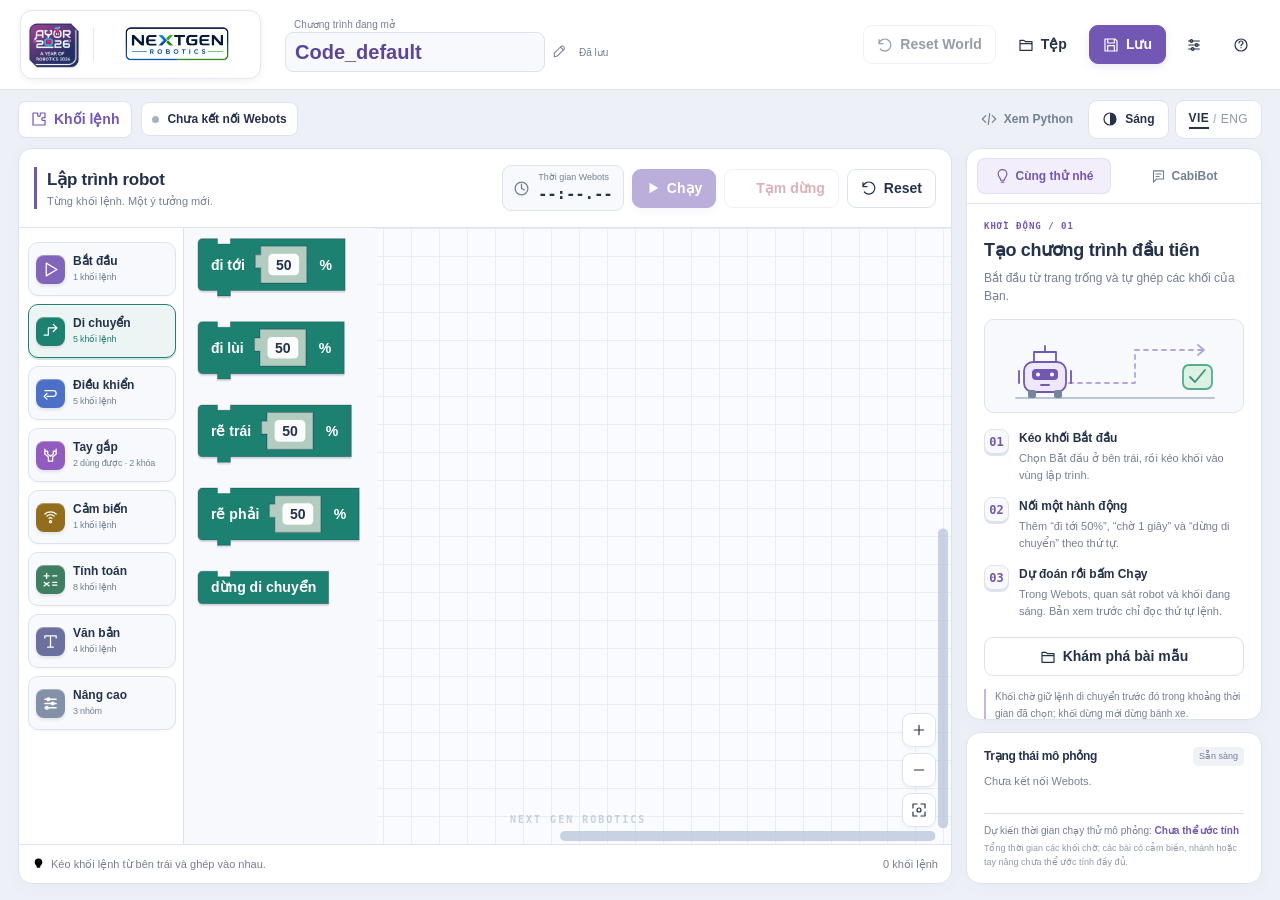
<file: plugins/robot_windows/LiemsStudio/LiemsStudio.html>
<!DOCTYPE html>
<html lang="vi" data-studio-version="2">
<head>
  <meta charset="utf-8">
  <meta name="viewport" content="width=device-width, initial-scale=1">
  <title>NEXT GEN ROBOTICS · Robot Studio</title>
  <link rel="stylesheet" href="LiemsStudio.css">
</head>
<body>
  <svg aria-hidden="true" style="display:none" xmlns="http://www.w3.org/2000/svg">
    <symbol id="i-robot" viewBox="0 0 24 24"><rect x="4" y="6" width="16" height="14" rx="4"/><path d="M12 3v3M1 11v5M23 11v5M9 16h6"/><circle cx="8.5" cy="11" r=".8"/><circle cx="15.5" cy="11" r=".8"/></symbol>
    <symbol id="i-edit" viewBox="0 0 24 24"><path d="m15 4 5 5M4 20l5-1L20 8a3.5 3.5 0 0 0-5-5L4 14z"/></symbol>
    <symbol id="i-folder" viewBox="0 0 24 24"><path d="M3 7V5h6l2 2h10v13H3zM3 10h18"/></symbol>
    <symbol id="i-save" viewBox="0 0 24 24"><path d="M5 3h13l3 3v15H3V3zM7 3v6h10V3M7 21v-8h10v8"/></symbol>
    <symbol id="i-help" viewBox="0 0 24 24"><circle cx="12" cy="12" r="9"/><path d="M9 9a3 3 0 0 1 6 0c0 2-3 2-3 4M12 16v.1"/></symbol>
    <symbol id="i-blocks" viewBox="0 0 24 24"><path d="M3 3h7v3a2 2 0 1 0 4 0V3h7v7h-3a2 2 0 1 0 0 4h3v7H3z"/></symbol>
    <symbol id="i-code" viewBox="0 0 24 24"><path d="m7 7-5 5 5 5m10-10 5 5-5 5m-4-13-2 16"/></symbol>
    <symbol id="i-play" viewBox="0 0 24 24"><path d="m6 3 15 9-15 9z"/></symbol>
    <symbol id="i-stop" viewBox="0 0 24 24"><rect x="3" y="3" width="18" height="18" rx="3"/></symbol>
    <symbol id="i-reset" viewBox="0 0 24 24"><path d="M3 10a9 9 0 1 1 2 8M3 4v6h6"/></symbol>
    <symbol id="i-clock" viewBox="0 0 24 24"><circle cx="12" cy="12" r="9"/><path d="M12 6v6l4 2"/></symbol>
    <symbol id="i-theme" viewBox="0 0 24 24"><circle cx="12" cy="12" r="9"/><path d="M12 3a9 9 0 0 1 0 18z" fill="currentColor" stroke="none"/></symbol>
    <symbol id="i-plus" viewBox="0 0 24 24"><path d="M12 5v14M5 12h14"/></symbol>
    <symbol id="i-minus" viewBox="0 0 24 24"><path d="M5 12h14"/></symbol>
    <symbol id="i-center" viewBox="0 0 24 24"><path d="M3 9V3h6M15 3h6v6M21 15v6h-6M9 21H3v-6"/><circle cx="12" cy="12" r="3"/></symbol>
    <symbol id="i-close" viewBox="0 0 24 24"><path d="m6 6 12 12M6 18 18 6"/></symbol>
    <symbol id="i-copy" viewBox="0 0 24 24"><rect x="8" y="8" width="12" height="13" rx="2"/><path d="M16 8V3H3v13h5"/></symbol>
    <symbol id="i-bulb" viewBox="0 0 24 24"><path d="M9 18c0-5-4-5-4-10a7 7 0 0 1 14 0c0 5-4 5-4 10M9 18h6M10 21h4"/></symbol>
    <symbol id="i-chat" viewBox="0 0 24 24"><path d="M4 3h16v13H9l-5 5zM8 8h8M8 12h5"/></symbol>
    <symbol id="i-motion" viewBox="0 0 24 24"><path d="M3 17h6V7h12m-5-5 5 5-5 5"/></symbol>
    <symbol id="i-loop" viewBox="0 0 24 24"><path d="M4 8h12a4 4 0 0 1 0 8H7m0-4-4 4 4 4"/></symbol>
    <symbol id="i-gripper" viewBox="0 0 24 24"><path d="M4 3v7l5 4v6h6v-6l5-4V3M4 6h4v4l4 3 4-3V6h4"/></symbol>
    <symbol id="i-sensor" viewBox="0 0 24 24"><path d="M4 7a12 12 0 0 1 16 0M7 10a8 8 0 0 1 10 0M10 13a3 3 0 0 1 4 0"/><circle cx="12" cy="18" r="1.5"/></symbol>
    <symbol id="i-math" viewBox="0 0 24 24"><path d="M3 7h7M6.5 3.5v7M15 7h6M3 16l7 5M3 21l7-5M15 16h6M15 20h6"/></symbol>
    <symbol id="i-text" viewBox="0 0 24 24"><path d="M4 4h16M12 4v16M8 20h8M4 4v3M20 4v3"/></symbol>
    <symbol id="i-settings" viewBox="0 0 24 24"><path d="M4 6h16M4 12h16M4 18h16"/><circle cx="8" cy="6" r="2"/><circle cx="16" cy="12" r="2"/><circle cx="10" cy="18" r="2"/></symbol>
    <symbol id="i-pause" viewBox="0 0 24 24"><path d="M8 4v16M16 4v16" stroke-width="4"/></symbol>
    <symbol id="i-advanced" viewBox="0 0 24 24"><path d="M4 6h16M4 12h16M4 18h16"/><circle cx="9" cy="6" r="2" fill="currentColor"/><circle cx="15" cy="12" r="2" fill="currentColor"/><circle cx="7" cy="18" r="2" fill="currentColor"/></symbol>
  </svg>
  <header class="topbar">
    <div class="brand">
      <div class="brand-logos"><img class="logo-ayor" src="ayor.png" alt="AYOR 2026 — A Year of Robotics"><span class="logo-divider"></span><img class="logo-nextgen" src="logo_nextgen.jpg" alt="NextGen Robotics"></div>
    </div>
    <div class="project-title"><div class="project-name"><label for="projectName" data-i18n="currentProject">Chương trình đang mở</label><div class="project-name-row"><input id="projectName" aria-label="Tên dự án" data-i18n-aria="projectName" maxlength="60"><svg aria-hidden="true"><use href="#i-edit"/></svg><span id="saveState"></span></div></div></div>
    <div class="top-actions">
      <button class="btn" id="resetWorld" disabled data-i18n-title="worldResetTooltip"><svg aria-hidden="true"><use href="#i-reset"/></svg><span data-i18n="worldReset">Reset World</span></button>
      <button class="btn ghost" id="openProjects" data-i18n-aria="files"><svg aria-hidden="true"><use href="#i-folder"/></svg><span data-i18n="files">Tệp</span></button>
      <button class="btn primary" id="saveProject"><svg aria-hidden="true"><use href="#i-save"/></svg><span data-i18n="save">Lưu</span></button>
      <button class="btn ghost icon-only" id="openSettings" data-i18n-aria="settings"><svg aria-hidden="true"><use href="#i-settings"/></svg></button>
      <button class="btn ghost icon-only" id="openHelp" data-i18n-aria="help" aria-label="Hướng dẫn"><svg aria-hidden="true"><use href="#i-help"/></svg></button>
    </div>
  </header>
  <div class="workbar">
    <div class="workspace-tabs">
      <button class="tab active" id="blocksTab" aria-pressed="true"><svg aria-hidden="true"><use href="#i-blocks"/></svg><span data-i18n="blocks">Khối lệnh</span></button>
      <span class="connection" id="connectionStatus" role="status"><span class="connection-dot"></span><span id="connectionLabel">Chưa kết nối Webots</span></span>
    </div>
    <div class="view-actions">
      <button class="tab" id="pythonTab" aria-pressed="false" aria-controls="pythonPanel" data-i18n-aria="python" data-i18n-title="python"><svg aria-hidden="true"><use href="#i-code"/></svg><span data-i18n="python">Xem Python</span></button>
      <button class="btn theme" id="themeToggle" aria-pressed="false" data-i18n-aria="theme"><svg aria-hidden="true"><use href="#i-theme"/></svg><span id="themeLabel">Sáng</span></button>
      <button class="btn language" id="languageToggle" data-i18n-aria="language"><span id="langVi" class="lang-current">VIE</span><span class="lang-divider">/</span><span id="langEn" class="lang-other">ENG</span></button>
    </div>
  </div>
  <main>
    <section class="card editor">
      <div class="editor-head">
        <div class="editor-heading"><h1 data-i18n="codeStudio">Lập trình robot</h1><div class="subtitle" data-i18n="codeSubtitle">Từng khối lệnh. Một ý tưởng mới.</div></div>
        <div class="run-controls">
          <div class="sim-time" id="webotsClock" data-i18n-title="clockHint" title="Chờ dữ liệu từ Webots"><svg aria-hidden="true"><use href="#i-clock"/></svg><div><small data-i18n="webotsTime">Thời gian Webots</small><span id="timerDisplay">--:--.--</span></div></div>
          <button class="btn primary run" id="runProgram"><svg aria-hidden="true"><use href="#i-play"/></svg><span id="runButtonLabel" data-i18n="run">Chạy thử</span></button>
          <button class="btn stop" id="stopProgram" disabled><svg aria-hidden="true"><use id="playPauseIcon" href="#i-pause"/></svg><span id="playPauseLabel">Tạm dừng</span></button>
          <button class="btn" id="resetProgram" data-i18n-title="resetTooltip"><svg aria-hidden="true"><use href="#i-reset"/></svg><span data-i18n="reset">Reset</span></button>
        </div>
      </div>
      <div class="canvas-wrap">
        <div id="blocklyDiv"></div><span class="canvas-watermark">NEXT GEN ROBOTICS</span>
        <div class="canvas-tools">
          <button class="btn icon-only" id="zoomIn" data-i18n-aria="zoomIn"><svg aria-hidden="true"><use href="#i-plus"/></svg></button>
          <button class="btn icon-only" id="zoomOut" data-i18n-aria="zoomOut"><svg aria-hidden="true"><use href="#i-minus"/></svg></button>
          <button class="btn icon-only" id="centerBlocks" data-i18n-aria="center"><svg aria-hidden="true"><use href="#i-center"/></svg></button>
        </div>
      </div>
      <div class="editor-foot"><span class="foot-hint"><svg aria-hidden="true"><use href="#i-bulb"/></svg><span data-i18n="workspaceHint"></span></span><span id="blockCount"></span></div>
    </section>
    <aside class="side">
      <section class="card assistant-card">
        <div class="assistant-tabs" role="tablist">
          <button class="assistant-tab active" id="guideTab" role="tab" aria-selected="true" aria-controls="guidePanel"><svg aria-hidden="true"><use href="#i-bulb"/></svg><span data-i18n="guide">Cùng thử nhé</span></button>
          <button class="assistant-tab" id="cabiTab" role="tab" aria-selected="false" aria-controls="cabiPanel"><svg aria-hidden="true"><use href="#i-chat"/></svg><span>CabiBot</span></button>
        </div>
        <div class="assistant-content" id="guidePanel" role="tabpanel" aria-labelledby="guideTab">
          <p class="lesson-kicker" id="lessonKicker"></p><h2 id="lessonTitle"></h2><p class="description" id="lessonDescription"></p>
          <div class="lesson-visual" role="img" data-i18n-aria="guideIllustration" aria-label="Robot và đường đi">
            <svg viewBox="0 0 230 80" aria-hidden="true">
              <path class="path" d="M61 57h75V24h68" stroke-dasharray="4 5"/><path class="path" d="m199 19 6 5-6 5"/><path d="M17 72h198" stroke="var(--color-scrollbar)"/>
              <g class="robot"><rect x="25" y="36" width="42" height="30" rx="9" fill="var(--color-robot-body)"/><path d="M35 36V26h22v10M46 20v6M20 45v12M72 45v12"/><rect x="33" y="43" width="26" height="11" rx="4" fill="var(--accent)" stroke="none"/><circle cx="39" cy="48.5" r="2" fill="var(--color-paper)" stroke="none"/><circle cx="53" cy="48.5" r="2" fill="var(--color-paper)" stroke="none"/><path d="M42 59h8"/><rect x="29" y="64" width="8" height="8" rx="2" fill="var(--color-robot-wheel)" stroke="none"/><rect x="55" y="64" width="8" height="8" rx="2" fill="var(--color-robot-wheel)" stroke="none"/></g>
              <rect x="184" y="39" width="29" height="24" rx="6" fill="var(--color-goal-paper)" stroke="var(--color-goal-line)"/><path d="m191 51 5 5 10-12" stroke="var(--color-goal-ink)"/>
            </svg>
          </div>
          <ol class="steps" id="lessonSteps"></ol>
          <button class="btn wide" id="moreExamples"><svg aria-hidden="true"><use href="#i-folder"/></svg><span data-i18n="examples"></span></button>
          <p class="try-note" id="lessonNote"></p>
        </div>
        <div class="assistant-content cabi-panel" id="cabiPanel" role="tabpanel" aria-labelledby="cabiTab" hidden>
          <div class="cabi-intro"><span class="cabi-avatar">C</span><div class="cabi-intro-copy"><h2>CabiBot</h2><small data-i18n="cabiOffline"></small></div><button class="btn cabi-reset" id="cabiReset" data-i18n="cabiReset" data-i18n-title="cabiResetTooltip">Bắt đầu lại</button></div>
          <div class="cabi-body" id="cabiBody">
          <div class="cabi-welcome"><h2 data-i18n="cabiTitle"></h2><p data-i18n="cabiDescription"></p></div>
          <button class="btn wide" id="cabiReview"><svg aria-hidden="true"><use href="#i-bulb"/></svg><span data-i18n="cabiReview">Góp ý bài này</span></button>
          <div class="suggestions" id="cabiSuggestions"></div>
          <section id="cabiResponse" class="cabi-response" aria-live="polite" hidden><small id="cabiContext"></small><h3 id="cabiAnswerTitle"></h3><p id="cabiAnswerBody"></p><p id="cabiEvidence" class="cabi-evidence"></p><p id="cabiAction" class="cabi-action"></p><p id="cabiQuestion"></p></section>
          </div>
          <div class="cabi-composer"><label for="cabiDraft" data-i18n="cabiInputLabel">Câu hỏi của bạn</label><textarea id="cabiDraft" data-i18n-placeholder="cabiPlaceholder" aria-label="CabiBot" maxlength="1000"></textarea><div class="cabi-composer-foot"><small data-i18n="cabiOffline"></small><button class="btn primary" id="cabiSend"><span data-i18n="cabiSend"></span><svg aria-hidden="true"><use href="#i-play"/></svg></button></div></div>
        </div>
      </section>
      <section class="card code-card" id="pythonPanel">
        <div class="code-head"><h2 data-i18n="pythonTitle"></h2><button class="btn ghost icon-only" id="copyCode" data-i18n-aria="copyCode"><svg aria-hidden="true"><use href="#i-copy"/></svg></button></div><p class="code-note" data-i18n="pythonNote"></p><pre id="codeOutput"></pre><div class="code-foot"><span data-i18n="pythonFooter"></span><span id="lineCount"></span></div>
      </section>
      <section class="card result-card"><div class="result-head"><h2 data-i18n="results"></h2><span id="runBadge"></span></div><p id="runStatus" aria-live="polite"></p><div class="estimate"><span data-i18n="estimatedTime"></span> <span id="runTime">—</span><small id="estimateHint" data-i18n="estimatedHint"></small></div></section>
    </aside>
  </main>
  <dialog id="projectsDialog">
    <div class="dialog-head"><h2 data-i18n="projectsTitle"></h2><button class="btn ghost icon-only" data-close data-i18n-aria="close"><svg aria-hidden="true"><use href="#i-close"/></svg></button></div>
    <p class="description" data-i18n="projectsDescription"></p>
    <div class="file-tools"><button class="btn" id="newProject" data-i18n="newProject"></button><button class="btn" id="importXml" data-i18n="importXml"></button><button class="btn" id="exportXml" data-i18n="exportXml"></button><input id="xmlFile" type="file" accept=".xml,text/xml,application/xml" hidden></div>
    <h3 class="file-heading" data-i18n="yourFiles"></h3><div id="projectFiles" class="example-list"></div>
    <h3 class="file-heading" data-i18n="sampleFiles"></h3>
    <div class="example-list">
      <button class="example" data-example="first"><strong data-i18n="firstProject"></strong><small data-i18n="exampleFirstHint"></small></button>
      <button class="example" data-example="square"><strong data-i18n="loopProject"></strong><small data-i18n="exampleLoopHint"></small></button>
      <button class="example" data-original-example="TEST"><strong>TEST</strong><small data-i18n="originalTestHint"></small></button>
      <button class="example" data-original-example="SENSOR_ADV"><strong>SENSOR_ADV</strong><small data-i18n="originalSensorHint"></small></button>
    </div>
  </dialog>
  <dialog id="settingsDialog"><div class="dialog-head"><h2 data-i18n="settings"></h2><button class="btn ghost icon-only" data-close data-i18n-aria="close"><svg aria-hidden="true"><use href="#i-close"/></svg></button></div><label class="setting-label" for="themeSelect" data-i18n="theme"></label><select id="themeSelect"><option value="light" data-i18n="light"></option><option value="dark" data-i18n="dark"></option><option value="kimbie">Kimbie Dark</option><option value="monokai">Monokai</option></select><label class="setting-toggle"><input type="checkbox" id="soundToggle"><span data-i18n="sound"></span></label><p class="try-note" data-i18n="soundHint"></p><h3 class="file-heading" data-i18n="editWorkspace"></h3><div class="file-tools"><button class="btn" id="undoBlocks" data-i18n="undo"></button><button class="btn" id="redoBlocks" data-i18n="redo"></button><button class="btn stop" id="clearBlocks" data-i18n="clearWorkspace"></button></div><p class="try-note" data-i18n="settingsHint"></p></dialog>
  <dialog id="saveDialog"><div class="dialog-head"><h2 data-i18n="saveAs"></h2><button class="btn ghost icon-only" data-close data-i18n-aria="close"><svg aria-hidden="true"><use href="#i-close"/></svg></button></div><label class="setting-label" for="saveName" data-i18n="projectName"></label><input id="saveName" maxlength="60"><div class="file-tools"><button class="btn primary" id="confirmSave" data-i18n="save"></button></div></dialog>
  <dialog id="confirmDialog"><div class="dialog-head"><h2 id="confirmTitle"></h2></div><p id="confirmText" class="description"></p><div class="file-tools"><button class="btn" id="cancelAction" data-i18n="cancel"></button><button class="btn primary" id="confirmAction" data-i18n="continueAction"></button></div></dialog>
  <dialog id="xmlDialog"><div class="dialog-head"><h2 id="xmlTitle"></h2><button class="btn ghost icon-only" data-close data-i18n-aria="close"><svg aria-hidden="true"><use href="#i-close"/></svg></button></div><p class="description" id="xmlHint"></p><label class="setting-label" for="xmlText" data-i18n="xmlContent"></label><textarea id="xmlText" class="xml-transfer" spellcheck="false"></textarea><div class="file-tools"><button class="btn primary" id="xmlApply" data-i18n="importXml"></button><button class="btn" id="xmlPick" data-i18n="chooseXml"></button><button class="btn primary" id="xmlCopy" data-i18n="copyXml"></button><button class="btn" id="xmlDownload" data-i18n="downloadXml"></button></div></dialog>
  <dialog id="helpDialog"><div class="dialog-head"><h2 data-i18n="helpTitle"></h2><button class="btn ghost icon-only" data-close data-i18n-aria="close"><svg aria-hidden="true"><use href="#i-close"/></svg></button></div><ol class="help-steps"><li data-i18n="help1"></li><li data-i18n="help2"></li><li data-i18n="help3"></li><li data-i18n="help4"></li></ol><p class="try-note" data-i18n="previewNote"></p></dialog>
  <div id="toast" role="status" hidden></div>
  <xml id="toolbox" style="display:none">
    <category name="Bắt đầu" id="cat_start" colour="#8065ba" data-category-key="categoryStart"><block type="other_start"></block></category>
    <category name="Di chuyển" id="cat_motion" colour="#239e8a" data-category-key="categoryMotion">
      <block type="motors_go_forward"><value name="speed"><shadow type="math_number"><field name="NUM">50</field></shadow></value></block><block type="motors_go_backward"><value name="speed"><shadow type="math_number"><field name="NUM">50</field></shadow></value></block><block type="motors_turn_left"><value name="speed"><shadow type="math_number"><field name="NUM">50</field></shadow></value></block><block type="motors_turn_right"><value name="speed"><shadow type="math_number"><field name="NUM">50</field></shadow></value></block><block type="preview_stop"></block>
    </category>
    <category name="Điều khiển" id="cat_control" colour="#547ddd" data-category-key="categoryControl">
      <block type="time_delay"><value name="ms"><shadow type="math_number"><field name="NUM">1</field></shadow></value></block><block type="controls_repeat_ext"><value name="TIMES"><shadow type="math_number"><field name="NUM">4</field></shadow></value></block><block type="controls_if"></block><block type="control_while"><value name="COND"><shadow type="logic_boolean"><field name="BOOL">TRUE</field></shadow></value></block><block type="control_stop_all"></block>
    </category>
    <category name="Tay gắp" id="cat_gripper" colour="#9860c8" data-category-key="categoryGripper">
      <block type="arm_up"><value name="height"><shadow type="math_number"><field name="NUM">250</field></shadow></value></block>
      <block type="arm_down"><value name="height"><shadow type="math_number"><field name="NUM">50</field></shadow></value></block>
      <label text="Sắp có · Gắp / thả vật" data-label-key="lockedGripperLabel"></label>
      <block type="gripper_grip" disabled="true"><value name="angle"><shadow type="math_number"><field name="NUM">30</field></shadow></value></block>
      <block type="gripper_release" disabled="true"><value name="angle"><shadow type="math_number"><field name="NUM">-10</field></shadow></value></block>
    </category>
    <category name="Cảm biến" id="cat_sensors" colour="#b98b23" data-category-key="categorySensors"><block type="sensors_getdistance"></block></category>
    <category name="Tính toán" id="cat_math" colour="#4c9d79" data-category-key="categoryMath"><block type="math_number"></block><block type="math_arithmetic"></block><block type="logic_compare"></block><block type="logic_boolean"></block><block type="logic_operation"></block><block type="math_abs"></block><block type="math_mod"><value name="B"><shadow type="math_number"><field name="NUM">2</field></shadow></value></block><block type="math_round2"><value name="DEC"><shadow type="math_number"><field name="NUM">2</field></shadow></value></block></category>
    <category name="Văn bản" id="cat_text" colour="#7c82b7" data-category-key="categoryText"><block type="text"></block><block type="text_print"></block><block type="concattext"></block><block type="concattext2"></block></category>
    <category name="Nâng cao" id="cat_advanced" colour="#8291a8" data-category-key="categoryAdvanced"><category name="Biến" colour="#dd8544" custom="VARIABLE" data-category-key="categoryVariables"></category><category name="Hàm" colour="#b16bd0" custom="PROCEDURE" data-category-key="categoryFunctions"></category><category name="Danh sách" colour="#9372bf" data-category-key="categoryLists"><block type="lists_create_with"><mutation items="0"></mutation></block><block type="lists_append"></block><block type="lists_length"></block></category></category>
  </xml>
  <script src="google-blockly-31ee4ea/blockly_compressed.js"></script>
  <script src="google-blockly-31ee4ea/blocks_compressed.js"></script>
  <script src="google-blockly-31ee4ea/python_compressed.js"></script>
  <script src="google-blockly-31ee4ea/blocks/motors.js"></script>
  <script src="google-blockly-31ee4ea/blocks/time.js"></script>
  <script src="google-blockly-31ee4ea/blocks/other.js"></script>
  <script src="google-blockly-31ee4ea/blocks/gripper.js"></script>
  <script src="google-blockly-31ee4ea/generators/python/motors.js"></script>
  <script src="google-blockly-31ee4ea/generators/python/time.js"></script>
  <script src="google-blockly-31ee4ea/generators/python/gripper.js"></script>
  <script src="google-blockly-31ee4ea/blocks/sensors.js"></script>
  <script src="google-blockly-31ee4ea/blocks/camera.js"></script>
  <script src="google-blockly-31ee4ea/generators/python/sensors.js"></script>
  <script src="google-blockly-31ee4ea/generators/python/camera.js"></script>
  <script src="google-blockly-31ee4ea/generators/python/other.js"></script>
  <script src="LiemsStudio.compat.js?v=home0"></script>
  <script src="LiemsStudio.blocks.js?v=home0"></script>
  <script src="LiemsStudio.renderer.js?v=home0"></script>
  <script src="LiemsStudio.cabibot.js?v=home0"></script>
  <script src="LiemsStudio.locale.js?v=home0"></script>
  <script src="LiemsStudio.protocol.js"></script>
  <script src="LiemsStudio.samples.js"></script>
  <script src="LiemsStudio.lessons.js?v=home0"></script>
  <script src="LiemsStudio.execution.js?v=home0"></script>
  <script src="LiemsStudio.audio.js?v=home0"></script>
  <script src="LiemsStudio.js?v=home0"></script>
</body>
</html>
</file>
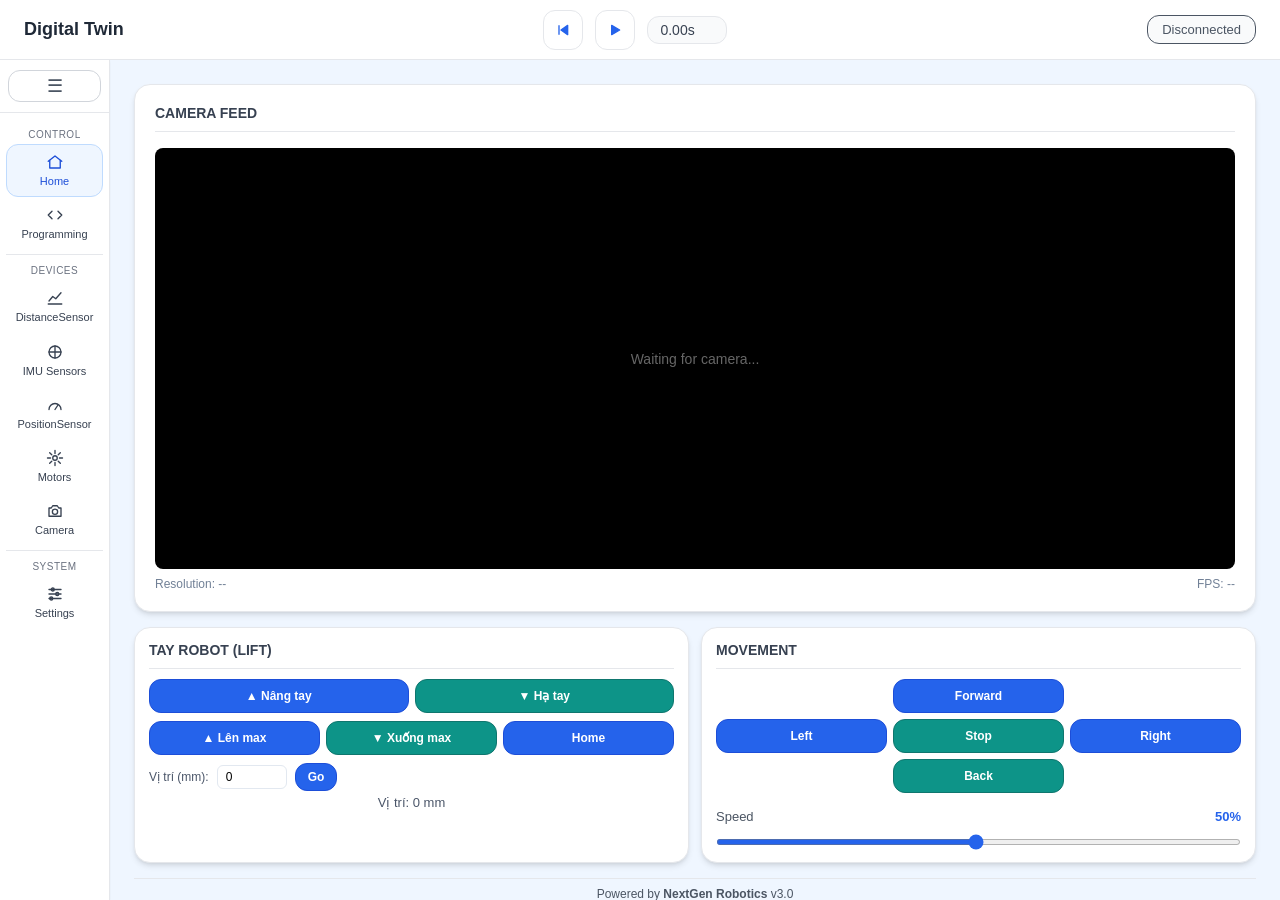
<file: plugins/robot_windows/NhanUI/NhanUI.html>
<!DOCTYPE html>
<html>
<head>
    <meta charset="UTF-8">
    <meta name="viewport" content="width=device-width, initial-scale=1.0">
    <title>Digital Twin Robot Window - NextGen Robotics</title>
    <link rel="icon" type="image/png" href="https://cyberbotics.com/assets/images/webots.png">

    <!-- Early global stubs for onclick handlers -->
    <script>
        window.switchTab = function(tabId, btn) {
            if (window._switchTabReal) window._switchTabReal(tabId, btn);
            else setTimeout(function(){ if (window._switchTabReal) window._switchTabReal(tabId, btn); }, 50);
        };
        window.toggleDevice = function() {};
        window.enableAllDevices = function() {};
        window.resetDevicePlot = function() {};
        window.updateSpeed = function() {};
        window.simControl = function() {};
        window.sendCommand = function() {};
        window.toggleSidebar = function() {
            var sidebar = document.getElementById('sidebar');
            if (sidebar) sidebar.classList.toggle('collapsed');
        };
        window.toggleCameraFeed = function() {};
        window.saveSingleCameraSnapshot = function() {};
        window.saveAllCameraSnapshots = function() {};
        window.toggleCameraFullscreen = function(camName) {};
    </script>

    <style>
        /* =========================================
           ROOT VARIABLES & RESET
           GIỐNG DigitalTwin (simulation.nextgenrobotics-tech.com/digitaltwin)
           ========================================= */
        :root {
            /* DigitalTwin primary colors */
            --color-blue-50: #eff6ff;
            --color-blue-100: #dbeafe;
            --color-blue-200: #bfdbfe;
            --color-blue-300: #93c5fd;
            --color-blue-500: #3b82f6;
            --color-blue-600: #2563eb;
            --color-blue-700: #1d4ed8;
            --color-cyan-100: #cffafe;
            --color-cyan-500: #06b6d4;
            --color-cyan-700: #0e7490;
            --color-green-500: #10b981;
            --color-green-600: #059669;
            --color-green-700: #047857;
            --color-orange-500: #f97316;
            --color-orange-600: #ea580c;
            --color-orange-700: #c2410c;
            --color-red-500: #ef4444;
            --color-red-600: #dc2626;
            --color-red-700: #b91c1c;
            --color-cyan-600: #0d9488;    /* Teal color */
            --color-cyan-700: #0f766e;    /* Darker teal */
            --color-purple-500: #8b5cf6;
            --color-purple-600: #7c3aed;
            --color-purple-700: #6d28d9;
            --color-gray-50: #f9fafb;
            --color-gray-100: #f3f4f6;
            --color-gray-200: #e5e7eb;
            --color-gray-300: #d1d5db;
            --color-gray-500: #6b7280;
            --color-gray-600: #4b5563;
            --color-gray-700: #374151;
            --color-gray-800: #1f2937;
            --color-white: #ffffff;
            
            /* Layout */
            --menu-width: 110px;
            --header-height: 60px;
            --border-radius: 12px;
            --border-radius-lg: 16px;
            --shadow-sm: 0 1px 2px 0 rgb(0 0 0 / 0.05);
            --shadow: 0 4px 6px -1px rgb(0 0 0 / 0.1), 0 2px 4px -2px rgb(0 0 0 / 0.1);
            --shadow-lg: 0 10px 15px -3px rgb(0 0 0 / 0.1), 0 4px 6px -4px rgb(0 0 0 / 0.1);
            --shadow-xl: 0 20px 25px -5px rgb(0 0 0 / 0.1), 0 8px 10px -6px rgb(0 0 0 / 0.1);
        }

        * { margin: 0; padding: 0; box-sizing: border-box; font-family: -apple-system, BlinkMacSystemFont, 'Segoe UI', 'Roboto', 'Oxygen', 'Ubuntu', 'Cantarell', 'Fira Sans', 'Droid Sans', 'Helvetica Neue', sans-serif; }

        html, body {
            height: 100vh;
            width: 100vw;
            overflow: hidden;
        }

        body {
            background: linear-gradient(135deg, var(--color-blue-50) 0%, var(--color-cyan-100) 100%);
            color: var(--color-gray-700);
            font-size: 14px;
        }

        /* =========================================
           HEADER - DigitalTwin style
           ========================================= */
        #header {
            height: var(--header-height);
            background: var(--color-white);
            display: flex;
            align-items: center;
            justify-content: space-between;
            padding: 0 24px;
            border-bottom: 1px solid var(--color-gray-200);
            box-shadow: var(--shadow);
            z-index: 100;
        }

        #robotTitle {
            display: flex;
            align-items: center;
            gap: 12px;
            font-size: 18px;
            font-weight: 600;
            color: var(--color-gray-800);
        }

        .sim-icon {
            width: 16px;
            height: 16px;
            fill: currentColor;
            stroke: currentColor;
            stroke-width: 2;
            stroke-linejoin: round;
        }

        #simControls {
            display: flex;
            align-items: center;
            gap: 12px;
        }

        .sim-btn {
            width: 40px;
            height: 40px;
            border: 1px solid var(--color-gray-200);
            border-radius: var(--border-radius);
            background: var(--color-white);
            color: var(--color-blue-600);
            font-size: 16px;
            cursor: pointer;
            transition: all 0.2s ease;
            display: flex;
            align-items: center;
            justify-content: center;
        }
        .sim-btn:hover {
            background: var(--color-blue-50);
            border-color: var(--color-blue-300);
            transform: translateY(-1px);
        }

        #timerDisplay {
            color: var(--color-gray-700);
            font-size: 14px;
            font-weight: 500;
            min-width: 80px;
            background: var(--color-gray-50);
            padding: 5px 12px;
            border-radius: var(--border-radius);
            border: 1px solid var(--color-gray-200);
        }

        #connectionStatus {
            padding: 6px 14px;
            border-radius: var(--border-radius);
            font-size: 13px;
            font-weight: 500;
            border: 1px solid;
        }
        .connected { 
            background: var(--color-blue-50); 
            color: var(--color-blue-700);
            border-color: var(--color-blue-200);
        }
        .disconnected { 
            background: var(--color-gray-50); 
            color: var(--color-gray-600);
            border-color: var(--color-gray-300);
        }

/* =========================================
            MAIN LAYOUT
            ========================================= */
        #mainContainer {
            display: flex;
            height: calc(100vh - var(--header-height));
            background: var(--color-blue-50);
        }

        /* =========================================
            CONTENT AREA
            ========================================= */
        #contentArea {
            flex: 1;
            overflow-y: auto;
            padding: 24px;
        }

        .tab-content { display: none; height: 100%; flex-direction: column; }
        .tab-content.active { display: flex; gap: 20px; }

        /* =========================================
            PANEL CARDS - DigitalTwin style
            giống thẻ "Digital Twin" container trên web
            ========================================= */
        .panel-card {
            background: var(--color-white);
            border: 1px solid var(--color-gray-200);
            border-radius: var(--border-radius-lg);
            padding: 20px;
            box-shadow: var(--shadow);
            transition: all 0.2s ease;
        }
        .panel-card:hover {
            box-shadow: var(--shadow-lg);
        }

        .panel-title {
            font-size: 14px;
            font-weight: 600;
            color: var(--color-gray-700);
            text-transform: uppercase;
            margin-bottom: 16px;
            display: flex;
            align-items: center;
            gap: 8px;
            padding-bottom: 10px;
            border-bottom: 1px solid var(--color-gray-200);
        }
        .panel-title span:first-child {
            font-size: 16px;
        }

/* =========================================
            SIDEBAR - DigitalTwin style
            ========================================= */
        #sidebar {
            width: var(--menu-width);
            flex-shrink: 0;
            background: var(--color-white);
            display: flex;
            flex-direction: column;
            border-right: 1px solid var(--color-gray-200);
            box-shadow: var(--shadow-sm);
        }

        #sidebar.collapsed { width: 50px; }
        #sidebar.collapsed .menu-text,
        #sidebar.collapsed .menu-section-title { display: none; }

        #menuToggle {
            padding: 10px 8px;
            border-bottom: 1px solid var(--color-gray-200);
        }
        #menuToggle button {
            background: none;
            border: 1px solid var(--color-gray-300);
            border-radius: var(--border-radius);
            color: var(--color-gray-600);
            font-size: 18px;
            cursor: pointer;
            width: 100%;
            height: 32px;
            display: flex;
            align-items: center;
            justify-content: center;
            transition: all 0.2s ease;
        }
        #menuToggle button:hover {
            background: var(--color-gray-100);
            border-color: var(--color-gray-400);
        }

        #menuItems { 
            flex: 1; 
            overflow-y: auto; 
            padding: 6px; 
        }

        .menu-section-title {
            color: var(--color-gray-500);
            font-size: 10px;
            text-transform: uppercase;
            letter-spacing: 0.5px;
            text-align: center;
            padding: 10px 4px 4px;
            margin-top: 4px;
            border-top: 1px solid var(--color-gray-200);
        }

        .menu-section-title:first-child {
            border-top: none;
            margin-top: 0;
        }

        .menu-btn {
            width: 100%;
            display: flex;
            flex-direction: column;
            align-items: center;
            gap: 4px;
            padding: 8px 4px;
            border: 1px solid transparent;
            border-radius: var(--border-radius);
            background: transparent;
            color: var(--color-gray-700);
            font-size: 11px;
            font-weight: 500;
            cursor: pointer;
            transition: all 0.2s ease;
            text-align: center;
            line-height: 1.2;
            word-break: break-word;
        }
        .menu-btn:hover { 
            background: var(--color-blue-50); 
            color: var(--color-blue-600);
            border-color: var(--color-blue-200);
        }
        .menu-btn.active {
            background: var(--color-blue-50);
            color: var(--color-blue-700);
            border-color: var(--color-blue-200);
        }
        .menu-btn .icon {
            min-width: 24px;
            display: flex;
            align-items: center;
            justify-content: center;
        }
        .menu-btn .icon svg {
            width: 18px;
            height: 18px;
            fill: none;
            stroke: currentColor;
            stroke-width: 1.8;
            stroke-linecap: round;
            stroke-linejoin: round;
        }

/* =========================================
            CONTENT AREA
            ========================================= */
        #contentArea {
            flex: 1;
            overflow-y: auto;
            padding: 24px;
        }

        .tab-content { display: none; height: 100%; flex-direction: column; }
        .tab-content.active { display: flex; gap: 20px; }

        /* =========================================
            PANEL CARDS - DigitalTwin style
            giống thẻ "Digital Twin" container trên web
            ========================================= */
        .panel-card {
            background: var(--color-white);
            border: 1px solid var(--color-gray-200);
            border-radius: var(--border-radius-lg);
            padding: 20px;
            box-shadow: var(--shadow);
            transition: all 0.2s ease;
        }
        .panel-card:hover {
            box-shadow: var(--shadow-lg);
        }

        .panel-title {
            font-size: 14px;
            font-weight: 600;
            color: var(--color-gray-700);
            text-transform: uppercase;
            margin-bottom: 16px;
            display: flex;
            align-items: center;
            gap: 8px;
            padding-bottom: 10px;
            border-bottom: 1px solid var(--color-gray-200);
        }
        .panel-title span:first-child {
            font-size: 16px;
        }

        /* =========================================
           HOME TAB - Camera on top (2/3 height), controls in a row below
           ========================================= */
        #homeTab.active {
            display: flex;
            flex-direction: column;
            gap: 15px;
            height: auto;
        }

        #homeCameraPanel {
            /* 2/3 of the visible content frame (viewport - header - contentArea padding) */
            height: calc((100vh - var(--header-height) - 48px) * 2 / 3);
            min-height: 240px;
            display: flex;
            flex-direction: column;
        }

        #homeControls {
            display: grid;
            /* Lift | Movement */
            grid-template-columns: repeat(2, minmax(0, 1fr));
            gap: 12px;
            align-items: stretch;
        }
        #homeControls > .panel-card { padding: 14px; min-width: 0; }
        #homeControls .panel-title { margin-bottom: 10px; }
        #homeControls .arm-controls { gap: 6px; margin-bottom: 8px; flex-wrap: wrap; }
        #homeControls .arm-controls .arm-btn { flex: 1 1 70px; }
        #homeControls .arm-btn { padding: 9px 4px; font-size: 12px; white-space: nowrap; }
        #homeControls .arm-angle-row { flex-wrap: wrap; }
        #homeControls .arm-angle-row label { min-width: 0; }
        @media (max-width: 600px) {
            #homeControls { grid-template-columns: minmax(0, 1fr); }
        }

        /* Programming tab - top row (Status, Quick Actions, Console), Python code below */
        #programmingTab.active {
            display: flex;
            flex-direction: column;
            height: auto;
            min-height: 100%;
            gap: 15px;
        }

        #programmingTop {
            display: flex;
            flex-wrap: wrap;
            gap: 15px;
            align-items: stretch;
        }
        #programmingTop > .panel-card {
            flex: 1 1 300px;
            min-width: 280px;
        }

        /* Status Grid - DigitalTwin style */
        .status-grid {
            display: grid;
            grid-template-columns: 1fr 1fr;
            gap: 12px;
        }
        .status-item {
            background: var(--color-gray-50);
            border: 1px solid var(--color-gray-200);
            border-radius: var(--border-radius);
            padding: 16px;
            text-align: center;
            transition: all 0.2s ease;
        }
        .status-item:hover {
            background: var(--color-blue-50);
            border-color: var(--color-blue-200);
        }
        .status-item .label { 
            font-size: 12px; 
            color: var(--color-gray-600); 
            margin-bottom: 6px; 
            text-transform: uppercase; 
            font-weight: 500;
        }
        .status-item .value { 
            font-size: 18px; 
            font-weight: 600; 
            color: var(--color-blue-700); 
        }
        .status-item.distance .value { color: var(--color-cyan-700); }
        .status-item.state .value { color: var(--color-blue-700); }

        /* Gripper Controls - DigitalTwin style buttons */
        .gripper-controls { 
            display: flex; 
            gap: 12px; 
            margin-bottom: 16px; 
        }
        .gripper-btn {
            flex: 1;
            padding: 14px;
            border: 1px solid transparent;
            border-radius: var(--border-radius);
            font-weight: 600;
            font-size: 14px;
            cursor: pointer;
            transition: all 0.2s ease;
            display: flex;
            align-items: center;
            justify-content: center;
            gap: 8px;
        }
.gripper-btn.open { 
              background: var(--color-blue-600); 
              color: var(--color-white); 
              border-color: var(--color-blue-700);
          }
        .gripper-btn.close { 
              background: var(--color-gray-600); 
              color: var(--color-white);
              border-color: var(--color-gray-700);
          }
        .gripper-btn:hover { 
            transform: translateY(-2px); 
            box-shadow: var(--shadow-lg);
            filter: brightness(1.1);
        }
        .gripper-btn:active {
            transform: translateY(0);
        }

        /* Speed Slider - DigitalTwin style */
        .speed-container { margin-top: 16px; }
        .speed-label { 
            display: flex; 
            justify-content: space-between; 
            font-size: 13px; 
            color: var(--color-gray-600); 
            margin-bottom: 8px; 
            font-weight: 500;
        }
        .speed-value { 
            font-weight: 600; 
            color: var(--color-blue-600); 
        }
        input[type="range"] { 
            width: 100%; 
            cursor: pointer; 
            height: 6px;
            border-radius: 3px;
            background: var(--color-gray-200);
            accent-color: var(--color-blue-600);
        }

        /* Arm Controls - DigitalTwin style */
        .arm-controls { 
            display: flex; 
            gap: 12px; 
            margin-bottom: 16px; 
        }
        .arm-btn {
            flex: 1;
            padding: 14px;
            border: 1px solid transparent;
            border-radius: var(--border-radius);
            font-weight: 600;
            font-size: 14px;
            cursor: pointer;
            transition: all 0.2s ease;
            display: flex;
            align-items: center;
            justify-content: center;
            gap: 8px;
        }
.arm-btn.up { 
              background: var(--color-blue-600); 
              color: var(--color-white);
              border-color: var(--color-blue-700);
          }
        .arm-btn.down { 
              background: var(--color-cyan-600); 
              color: var(--color-white);
              border-color: var(--color-cyan-700);
          }
        .arm-btn:hover { 
            transform: translateY(-2px); 
            box-shadow: var(--shadow-lg);
            filter: brightness(1.1);
        }
        .arm-btn:active {
            transform: translateY(0);
        }

        .arm-angle-row {
            display: flex;
            align-items: center;
            gap: 8px;
            font-size: 12px;
            color: #4a5568;
        }
        .arm-angle-row label { min-width: 90px; }
        .arm-angle-row input[type="number"] {
            width: 70px; padding: 4px 8px; border: 1px solid #e2e8f0; border-radius: 6px; font-size: 12px;
        }

        /* Preset Grid - DigitalTwin style */
        .preset-grid { 
            display: grid; 
            grid-template-columns: 1fr 1fr; 
            gap: 12px; 
        }
        .preset-btn {
            padding: 16px;
            border: 1px solid transparent;
            border-radius: var(--border-radius);
            font-weight: 600;
            font-size: 14px;
            cursor: pointer;
            transition: all 0.2s ease;
            color: var(--color-white);
            text-align: center;
        }
        .preset-btn:hover { 
            transform: translateY(-2px); 
            box-shadow: var(--shadow-lg);
            filter: brightness(1.1);
        }
.preset-btn.home { 
              background: var(--color-blue-600); 
              border-color: var(--color-blue-700);
          }
        .preset-btn.demo1 { 
              background: var(--color-cyan-600); 
              border-color: var(--color-cyan-700);
          }
.preset-btn.demo2 { 
                background: var(--color-gray-600); 
                border-color: var(--color-gray-700);
            }
            .preset-btn.l298n-square { 
                background: var(--color-blue-600); 
                border-color: var(--color-blue-700);
            }
            .preset-btn.l298n-dance { 
                background: var(--color-cyan-600); 
                border-color: var(--color-cyan-700);
            }

        /* Code Editor */
        #codeEditor {
            flex: 1;
            width: 100%;
            min-height: 150px;
            border: 1px solid #e2e8f0;
            border-radius: 8px;
            padding: 12px;
            font-family: 'Courier New', monospace;
            font-size: 12px;
            resize: none;
            background: #1a202c;
            color: #a0aec0;
        }

        .code-actions { display: flex; gap: 8px; margin-top: 8px; }
        .code-btn {
            flex: 1;
            padding: 10px;
            border: none;
            border-radius: 8px;
            font-weight: 700;
            font-size: 13px;
            cursor: pointer;
            transition: all 0.2s;
        }
        .code-btn.run { background: var(--color-blue-600); color: white; }
        .code-btn.clear { background: var(--color-gray-600); color: white; }
        .code-btn:hover { transform: translateY(-1px); }

        /* Console Log */
        #consoleLog {
            font-family: 'Courier New', monospace;
            font-size: 11px;
            overflow-y: auto;
            max-height: 100px;
            color: #4a5568;
        }
        .log-entry { padding: 2px 0; border-bottom: 1px solid rgba(0,0,0,0.05); }
        .log-entry.success { color: #38a169; }
        .log-entry.error { color: #e53e3e; }

        /* =========================================
           DEVICE TABS
           ========================================= */
        .devices-tab.active { 
            display: flex; 
            flex-direction: column;
            height: 100%;
        }
        .devices-container {
            display: flex;
            flex-wrap: wrap;
            gap: 15px;
            flex: 1;
            overflow-y: auto;
            align-content: flex-start;
            min-height: 200px;
        }

        .device-card {
            background: var(--color-white);
            border: 1px solid var(--color-gray-200);
            border-radius: var(--border-radius-lg);
            padding: 20px;
            box-shadow: var(--shadow);
            width: 350px;
            min-height: 220px;
            position: relative;
            transition: all 0.2s ease;
        }
        .device-card:hover {
            box-shadow: var(--shadow-lg);
        }
        .device-card h2 {
            font-size: 14px;
            font-weight: 600;
            color: var(--color-gray-700);
            margin-bottom: 12px;
            display: flex;
            align-items: center;
            gap: 8px;
        }
        .device-card .value {
            font-family: 'Courier New', monospace;
            color: var(--color-blue-600);
            font-weight: 600;
            font-size: 15px;
        }
        .device-checkbox { cursor: pointer; }

        .plot-container {
            width: 100%;
            height: 120px;
            border: 1px solid var(--color-gray-200);
            border-radius: var(--border-radius);
            overflow: hidden;
            position: relative;
            background: var(--color-white);
        }
        .plot-canvas { width: 100%; height: 100%; }

        .device-buttons-row {
            position: absolute;
            bottom: 8px;
            left: 12px;
            right: 12px;
            display: flex;
            gap: 8px;
        }
        .device-small-btn {
            flex: 1;
            padding: 8px;
            border: 1px solid var(--color-gray-300);
            border-radius: var(--border-radius);
            background: var(--color-white);
            font-size: 12px;
            font-weight: 500;
            color: var(--color-gray-700);
            cursor: pointer;
            transition: all 0.2s ease;
        }
        .device-small-btn:hover { 
            background: var(--color-gray-100); 
            border-color: var(--color-gray-400);
        }

        /* Tab Header */
        .tab-header {
            display: flex;
            justify-content: space-between;
            align-items: center;
            margin-bottom: 15px;
            padding-bottom: 10px;
            border-bottom: 1px solid rgba(255,255,255,0.5);
        }
        .tab-header h1 {
            font-size: 16px;
            font-weight: 700;
            color: #2d3748;
            text-transform: uppercase;
            letter-spacing: 1px;
        }
        .tab-header-buttons { display: flex; gap: 8px; }
        .header-btn {
            padding: 8px 14px;
            border: 1px solid #e2e8f0;
            border-radius: 8px;
            background: rgba(255,255,255,0.9);
            font-size: 12px;
            font-weight: 600;
            color: #4a5568;
            cursor: pointer;
            transition: all 0.2s;
        }
        .header-btn:hover { background: white; box-shadow: 0 4px 12px rgba(0,0,0,0.1); }

        /* =========================================
           CAMERA TAB
           ========================================= */
        .camera-card {
            background: rgba(255,255,255,0.95);
            border-radius: 14px;
            padding: 16px;
            box-shadow: 0 8px 24px rgba(0,0,0,0.12);
            flex: 1;
            min-width: 320px;
            max-width: 600px;
            display: flex;
            flex-direction: column;
        }
        .camera-card.fullscreen {
            position: fixed; top: 0; left: 0; right: 0; bottom: 0;
            max-width: none; min-width: 0; z-index: 1000; border-radius: 0;
        }
        .camera-card h2 {
            font-size: 14px; font-weight: 700; color: #4a5568;
            margin-bottom: 12px; display: flex; align-items: center; gap: 8px; flex-shrink: 0;
        }
        .camera-view {
            background: #000; border-radius: 8px; overflow: hidden;
            display: flex; justify-content: center; align-items: center;
            flex: 1; min-height: 200px; position: relative;
        }
        .camera-view img { display: none; width: 100%; height: 100%; object-fit: contain; image-rendering: pixelated; }
        .camera-view img.loaded { display: block; }
        .camera-placeholder-inner {
            display: flex; flex-direction: column; align-items: center; justify-content: center;
            color: #666; font-size: 14px; gap: 10px; padding: 40px;
        }
        .camera-info {
            margin-top: 12px; display: flex; flex-wrap: wrap; justify-content: space-between;
            align-items: center; font-size: 12px; color: #718096;
            padding: 8px 12px; background: rgba(0,0,0,0.05); border-radius: 6px; gap: 8px; flex-shrink: 0;
        }
        .camera-info-row { display: flex; align-items: center; gap: 8px; flex-wrap: wrap; }
        .camera-snapshot-btn {
            background: #4299e1; color: white; border: none; border-radius: 4px;
            padding: 4px 8px; cursor: pointer; font-size: 14px; transition: background 0.2s;
        }
        .camera-snapshot-btn:hover { background: #3182ce; }
        .camera-fullscreen-btn {
            background: #805ad5; color: white; border: none; border-radius: 4px;
            padding: 4px 8px; cursor: pointer; font-size: 14px; transition: background 0.2s;
        }
        .camera-fullscreen-btn:hover { background: #6b46c1; }

        /* Camera Settings Panel */
        .camera-settings-panel {
            background: rgba(255,255,255,0.98); border-radius: 10px; padding: 12px;
            margin-bottom: 15px; box-shadow: 0 4px 12px rgba(0,0,0,0.1);
        }
        .camera-settings-panel h3 { font-size: 13px; color: #4a5568; margin-bottom: 10px; display: flex; align-items: center; gap: 6px; }
        .camera-settings-row { display: flex; align-items: center; gap: 10px; margin-bottom: 8px; font-size: 12px; }
        .camera-settings-row label { min-width: 100px; color: #4a5568; }
        .camera-settings-row select, .camera-settings-row input { padding: 4px 8px; border: 1px solid #e2e8f0; border-radius: 4px; font-size: 12px; }
        .camera-settings-row input[type="range"] { width: 120px; }
        .camera-perf-badge { display: inline-block; padding: 2px 6px; border-radius: 10px; font-size: 10px; font-weight: 600; margin-left: 8px; }
        .camera-perf-badge.low { background: #c6f6d5; color: #276749; }
        .camera-perf-badge.medium { background: #fef3c7; color: #92400e; }
        .camera-perf-badge.high { background: #fed7d7; color: #c53030; }

        /* =========================================
           SETTINGS TAB
           ========================================= */
        .settings-section {
            background: rgba(255,255,255,0.95); border-radius: 14px; padding: 20px;
            margin-bottom: 15px; max-width: 500px;
        }
        .settings-section h2 { font-size: 14px; font-weight: 700; color: #2d3748; margin-bottom: 15px; padding-bottom: 10px; border-bottom: 1px solid #e2e8f0; }
        .settings-row { display: flex; align-items: center; gap: 10px; margin-bottom: 12px; font-size: 13px; color: #4a5568; }
        .settings-row label { min-width: 150px; }
        .settings-row input[type="number"] { width: 80px; padding: 6px 10px; border: 1px solid #e2e8f0; border-radius: 6px; font-size: 13px; }
        .settings-row input[type="checkbox"] { width: 18px; height: 18px; cursor: pointer; }

        /* Branding */
        #branding { text-align: center; padding: 8px; color: rgba(255,255,255,0.6); font-size: 10px; }
        .brand-name { font-size: 16px; font-weight: 800; letter-spacing: 3px; }
    </style>
</head>
<body>
    <!-- HEADER -->
    <div id="header">
        <div id="robotTitle">
            <span id="robotNameDisplay">Digital Twin</span>
        </div>
        <div id="simControls">
            <button class="sim-btn" onclick="simControl('RESET')" title="Reset"><svg class="sim-icon" viewBox="0 0 24 24"><path d="M6 5v14M19 5L9 12l10 7z"/></svg></button>
            <button class="sim-btn" id="btnPlay" onclick="simControl('TOGGLE')" title="Play/Pause"><svg class="sim-icon" viewBox="0 0 24 24"><path d="M7 5l12 7-12 7z"/></svg></button>
            <span id="timerDisplay">0.00s</span>
        </div>
        <span id="connectionStatus" class="disconnected">Disconnected</span>
    </div>

    <!-- MAIN CONTAINER -->
    <div id="mainContainer">
        <!-- SIDEBAR -->
        <div id="sidebar">
            <div id="menuToggle">
                <button onclick="window.toggleSidebar()">&#9776;</button>
            </div>
            <div id="menuItems">
                <div class="menu-section-title">Control</div>
                <button class="menu-btn active" data-tab="homeTab" onclick="window.switchTab('homeTab', this)">
                    <span class="icon"><svg viewBox="0 0 24 24"><path d="M3 11l9-7 9 7"/><path d="M5 10v10h14V10"/></svg></span>
                    <span class="menu-text">Home</span>
                </button>
                <button class="menu-btn" data-tab="programmingTab" onclick="window.switchTab('programmingTab', this)">
                    <span class="icon"><svg viewBox="0 0 24 24"><path d="M8 7l-5 5 5 5M16 7l5 5-5 5"/></svg></span>
                    <span class="menu-text">Programming</span>
                </button>

                <div class="menu-section-title">Devices</div>
                <button class="menu-btn" data-tab="distanceSensorTab" onclick="window.switchTab('distanceSensorTab', this)">
                    <span class="icon"><svg viewBox="0 0 24 24"><path d="M3 20h18"/><path d="M4 16l5-6 4 3 7-8"/></svg></span>
                    <span class="menu-text">DistanceSensor</span>
                </button>
                <button class="menu-btn" data-tab="imuTab" onclick="window.switchTab('imuTab', this)">
                    <span class="icon"><svg viewBox="0 0 24 24"><circle cx="12" cy="12" r="8"/><path d="M12 4v16M4 12h16"/></svg></span>
                    <span class="menu-text">IMU Sensors</span>
                </button>
                <button class="menu-btn" data-tab="positionSensorTab" onclick="window.switchTab('positionSensorTab', this)">
                    <span class="icon"><svg viewBox="0 0 24 24"><path d="M4 18a8 8 0 1 1 16 0"/><path d="M12 18l4-6"/></svg></span>
                    <span class="menu-text">PositionSensor</span>
                </button>
                <button class="menu-btn" data-tab="motorTab" onclick="window.switchTab('motorTab', this)">
                    <span class="icon"><svg viewBox="0 0 24 24"><circle cx="12" cy="12" r="3"/><path d="M12 2v4M12 18v4M2 12h4M18 12h4M4.9 4.9l2.8 2.8M16.3 16.3l2.8 2.8M4.9 19.1l2.8-2.8M16.3 7.7l2.8-2.8"/></svg></span>
                    <span class="menu-text">Motors</span>
                </button>
                <button class="menu-btn" data-tab="cameraTab" onclick="window.switchTab('cameraTab', this)">
                    <span class="icon"><svg viewBox="0 0 24 24"><path d="M4 8h3l2-3h6l2 3h3v11H4z"/><circle cx="12" cy="13" r="3.5"/></svg></span>
                    <span class="menu-text">Camera</span>
                </button>

                <div class="menu-section-title">System</div>
                <button class="menu-btn" data-tab="settingsTab" onclick="window.switchTab('settingsTab', this)">
                    <span class="icon"><svg viewBox="0 0 24 24"><path d="M4 6h16M4 12h16M4 18h16"/><circle cx="9" cy="6" r="2"/><circle cx="15" cy="12" r="2"/><circle cx="7" cy="18" r="2"/></svg></span>
                    <span class="menu-text">Settings</span>
                </button>
            </div>
        </div>

        <!-- CONTENT AREA -->
        <div id="contentArea">
            <!-- HOME TAB -->
            <div id="homeTab" class="tab-content active">
                <!-- Top: Camera Feed (2/3 of frame height) -->
                <div class="panel-card" id="homeCameraPanel">
                    <div class="panel-title">Camera Feed</div>
                    <div id="homeCameraView" style="flex:1;min-height:0;background:#000;border-radius:8px;display:flex;justify-content:center;align-items:center;position:relative;overflow:hidden;">
                        <img id="homeCameraFeed" style="width:100%;height:100%;object-fit:contain;display:none;">
                        <div id="homeCameraPlaceholder" style="color:#666;text-align:center;padding:20px;font-size:14px;">Waiting for camera...</div>
                    </div>
                    <div style="display:flex;justify-content:space-between;align-items:center;margin-top:8px;font-size:12px;color:#718096;">
                        <span id="homeCameraResolution">Resolution: --</span>
                        <span id="homeCameraFPS">FPS: --</span>
                    </div>
                </div>

                <!-- Bottom: Lift + Movement in one row -->
                <div id="homeControls">
                    <div class="panel-card">
                        <div class="panel-title">Tay Robot (Lift) <span id="armHwBadge" style="font-size:10px;background:#f59e0b;color:#000;padding:1px 6px;border-radius:8px;margin-left:6px;display:none;">Sim only</span></div>
                        <div class="arm-controls">
                            <button class="arm-btn up" onmousedown="sendCommand('CMD:ARM_UP')" onmouseup="sendCommand('CMD:LIFT_STOP')" onmouseleave="sendCommand('CMD:LIFT_STOP')">&#9650; N&#226;ng tay</button>
                            <button class="arm-btn down" onmousedown="sendCommand('CMD:ARM_DOWN')" onmouseup="sendCommand('CMD:LIFT_STOP')" onmouseleave="sendCommand('CMD:LIFT_STOP')">&#9660; H&#7841; tay</button>
                        </div>
                        <div class="arm-controls">
                            <button class="arm-btn up" onclick="sendCommand('CMD:LIFT_TO:250')">▲ Lên max</button>
                            <button class="arm-btn down" onclick="sendCommand('CMD:LIFT_TO:-50')">▼ Xuống max</button>
                            <button class="arm-btn up" onclick="sendCommand('CMD:HOME')">Home</button>
                        </div>
                        <div class="arm-angle-row">
                            <label>V&#7883; tr&#237; (mm):</label>
                            <input type="number" id="armAngleInput" value="0" min="-50" max="250" step="10">
                            <button class="arm-btn up" style="flex:none;padding:6px 12px;" onclick="sendCommand('CMD:LIFT_TO:' + document.getElementById('armAngleInput').value)">Go</button>
                        </div>
                        <div id="liftPositionDisplay" style="text-align:center;font-size:13px;color:#4a5568;margin-top:4px;">V&#7883; tr&#237;: 0 mm</div>
                    </div>

                    <div class="panel-card">
                        <div class="panel-title">Movement</div>
                        <div style="display:grid;grid-template-columns:1fr 1fr 1fr;gap:6px;">
                            <div></div>
                            <button class="arm-btn up" onclick="sendCommand('CMD:FORWARD')">Forward</button>
                            <div></div>
                            <button class="arm-btn up" onclick="sendCommand('CMD:LEFT')">Left</button>
                            <button class="arm-btn down" onclick="sendCommand('CMD:STOP')">Stop</button>
                            <button class="arm-btn up" onclick="sendCommand('CMD:RIGHT')">Right</button>
                            <div></div>
                            <button class="arm-btn down" onclick="sendCommand('CMD:BACKWARD')">Back</button>
                            <div></div>
                        </div>
                        <div class="speed-container">
                            <div class="speed-label">
                                <span>Speed</span>
                                <span class="speed-value" id="speedValue">50%</span>
                            </div>
                            <input type="range" id="speedSlider" min="1" max="100" value="50"
                                   oninput="updateSpeed(this.value)">
                        </div>
                    </div>
                </div>

                <div style="text-align:center;padding:8px;color:var(--color-gray-600);font-size:12px;border-top:1px solid var(--color-gray-200);">
                    Powered by <strong>NextGen Robotics</strong> v3.0
                </div>
            </div>

            <!-- PROGRAMMING TAB -->
            <div id="programmingTab" class="tab-content">
                <!-- Top: Status + Quick Actions -->
                <div id="programmingTop">
                    <div class="panel-card">
                        <div class="panel-title">Robot Status</div>
                        <div class="status-grid">
                            <div class="status-item distance">
                                <div class="label">Distance Sensor</div>
                                <div class="value" id="distanceValue">--</div>
                            </div>
                            <div class="status-item state">
                                <div class="label">Current State</div>
                                <div class="value" id="stateValue">IDLE</div>
                            </div>
                            <div class="status-item">
                                <div class="label">Sim Time</div>
                                <div class="value" id="simTimeValue">0.00s</div>
                            </div>
                            <div class="status-item">
                                <div class="label">Mode</div>
                                <div class="value" id="modeValue">READY</div>
                            </div>
                        </div>
                    </div>
                    <div class="panel-card">
                        <div class="panel-title">Quick Actions</div>
                        <div class="preset-grid">
                            <button class="preset-btn home" onclick="sendCommand('CMD:HOME')">Home</button>
                            <button class="preset-btn" onclick="runPreset('grasp')">Grasp</button>
                            <button class="preset-btn demo1" onclick="runPreset('demo1')">Demo 1</button>
                            <button class="preset-btn demo2" onclick="runPreset('demo2')">Demo 2</button>
                            <button class="preset-btn l298n-square" onclick="runPreset('l298n_square')">L298N Square</button>
                            <button class="preset-btn l298n-dance" onclick="runPreset('l298n_dance')">L298N Dance</button>
                        </div>
                    </div>
                </div>
                <!-- Middle: Code Editor -->
                <div class="panel-card" style="flex:1;display:flex;flex-direction:column;min-height:360px;">
                    <div class="panel-title">Python Code</div>
                    <textarea id="codeEditor" placeholder="# Python code here
# Available functions:
# - robot.go_forward(speed)
# - robot.go_backward(speed)
# - robot.turn_left(speed)
# - robot.turn_right(speed)
# - robot.arm_up(angle) / robot.arm_down(angle)
# - robot.open_gripper(angle)
# - robot.close_gripper(angle)
# - delay(seconds)
# - getDistance()
# - stop_all()
"></textarea>
                    <div class="code-actions">
                        <button class="code-btn run" onclick="runCode()">Run Code</button>
                        <button class="code-btn clear" onclick="clearCode()">Clear</button>
                    </div>
                </div>
                <!-- Bottom: Console Log -->
                <div class="panel-card" style="display:flex;flex-direction:column;">
                    <div class="panel-title">Console Log</div>
                    <div id="consoleLog" style="flex:1;overflow-y:auto;min-height:120px;max-height:220px;">
                        <div class="log-entry">Waiting for connection...</div>
                    </div>
                </div>
            </div>

            <!-- DISTANCE SENSOR TAB -->
            <div id="distanceSensorTab" class="tab-content devices-tab">
                <div class="tab-header" style="width: 100%;">
                    <h1>Distance Sensors</h1>
                    <div class="tab-header-buttons">
                        <button class="header-btn" onclick="enableAllDevices('distanceSensor', false)">Disable all</button>
                        <button class="header-btn" onclick="enableAllDevices('distanceSensor', true)">Enable all</button>
                    </div>
                </div>
                <div id="distanceSensorDevices" class="devices-container"></div>
            </div>

            <!-- IMU SENSORS TAB (Accelerometer, Gyro, Inertial Unit) -->
            <div id="imuTab" class="tab-content devices-tab">
                <div class="tab-header" style="width: 100%;">
                    <h1>IMU Sensors</h1>
                    <div class="tab-header-buttons">
                        <button class="header-btn" onclick="enableAllDevices('imu', false)">Disable all</button>
                        <button class="header-btn" onclick="enableAllDevices('imu', true)">Enable all</button>
                    </div>
                </div>
                <div id="imuDevices" class="devices-container"></div>
            </div>

            <!-- POSITION SENSOR TAB -->
            <div id="positionSensorTab" class="tab-content devices-tab">
                <div class="tab-header" style="width: 100%;">
                    <h1>Position Sensors</h1>
                    <div class="tab-header-buttons">
                        <button class="header-btn" onclick="enableAllDevices('positionSensor', false)">Disable all</button>
                        <button class="header-btn" onclick="enableAllDevices('positionSensor', true)">Enable all</button>
                    </div>
                </div>
                <div id="positionSensorDevices" class="devices-container"></div>
            </div>

            <!-- MOTOR TAB -->
            <div id="motorTab" class="tab-content devices-tab">
                <div class="tab-header" style="width: 100%;">
                    <h1>Motors</h1>
                    <div class="tab-header-buttons">
                        <button class="header-btn" onclick="enableAllDevices('motor', false)">Disable all</button>
                        <button class="header-btn" onclick="enableAllDevices('motor', true)">Enable all</button>
                    </div>
                </div>
                <div id="motorDevices" class="devices-container"></div>
            </div>

            <!-- CAMERA TAB -->
            <div id="cameraTab" class="tab-content">
                <div id="cameraContainer" style="display:flex;flex-wrap:wrap;gap:15px;justify-content:center;flex:none;">
                    <div id="cameraPlaceholderCard" class="camera-card">
                        <h2>Detecting cameras...</h2>
                        <div class="camera-view">
                            <div class="camera-placeholder-inner">
                                <span>Waiting for camera data...</span>
                            </div>
                        </div>
                        <div class="camera-info"><span>No cameras detected yet</span></div>
                    </div>
                </div>

                <div class="tab-header" style="width: 100%;">
                    <h1>Camera Controls</h1>
                    <div class="tab-header-buttons">
                        <button class="header-btn" id="cameraToggleBtn" onclick="toggleCameraFeed()">Pause</button>
                        <button class="header-btn" onclick="saveAllCameraSnapshots()">Snapshot All</button>
                    </div>
                </div>

                <div class="camera-settings-panel">
                    <h3>Camera Settings <span id="cameraPerfBadge" class="camera-perf-badge medium">Medium CPU</span></h3>
                    <div class="camera-settings-row">
                        <label>Target FPS:</label>
                        <select id="cameraFpsSelect" onchange="changeCameraFps(this.value)">
                            <option value="5">5 FPS</option>
                            <option value="10">10 FPS</option>
                            <option value="15">15 FPS</option>
                            <option value="20" selected>20 FPS</option>
                        </select>
                    </div>
                    <div class="camera-settings-row">
                        <label>JPEG Quality:</label>
                        <input type="range" id="cameraQualitySlider" min="20" max="95" value="60" oninput="changeCameraQuality(this.value)">
                        <span id="cameraQualityValue">60%</span>
                    </div>
                    <div class="camera-settings-row">
                        <label>Frame Skip:</label>
                        <select id="cameraFrameSkipSelect" onchange="changeCameraFrameSkip(this.value)">
                            <option value="0">None</option>
                            <option value="1" selected>Skip 1</option>
                            <option value="2">Skip 2</option>
                            <option value="3">Skip 3</option>
                        </select>
                    </div>
                </div>
            </div>

            <!-- SETTINGS TAB -->
            <div id="settingsTab" class="tab-content">
                <!-- Sim-to-Real Section -->
                <div class="settings-section" style="border: 2px solid #4299e1; max-width: 550px;">
                    <h2 style="color: #4299e1;">Sim-to-Real Bridge</h2>
                    <div class="settings-row">
                        <label>Sim-to-Real:</label>
                        <button id="sim2realToggleBtn" class="header-btn" onclick="toggleSim2Real()" style="background:#e53e3e;color:white;min-width:80px;">OFF</button>
                        <span id="sim2realStatusDot" style="width:12px;height:12px;border-radius:50%;background:#e53e3e;display:inline-block;"></span>
                        <span id="sim2realStatusText" style="font-size:12px;color:#718096;">Disabled</span>
                    </div>
                    <div class="settings-row">
                        <label>Bridge Server:</label>
                        <span id="bridgeConnStatus" style="font-size:12px;color:#718096;">--</span>
                    </div>
                    <div class="settings-row">
                        <label>Hardware (ESP32):</label>
                        <span id="hwConnStatus" style="font-size:12px;color:#718096;">--</span>
                    </div>
                    <div class="settings-row">
                        <label>Commands sent:</label>
                        <span id="sim2realCmdCount" style="font-size:12px;font-weight:700;color:#2d3748;">0</span>
                    </div>
                    <div class="settings-row">
                        <label>Last command:</label>
                        <span id="sim2realLastCmd" style="font-size:12px;font-family:'Courier New',monospace;color:#4299e1;">--</span>
                    </div>
                    <div style="margin-top:10px;padding:10px;background:rgba(66,153,225,0.1);border-radius:8px;font-size:11px;color:#4a5568;">
                        <strong>Setup:</strong><br>
                        1. <code>pip install websockets</code><br>
                        2. Run <code>python sim2real/bridge_server.py</code><br>
                        3. Flash ESP32 with <code>sim2real/esp32_firmware/</code><br>
                        4. Toggle Sim-to-Real ON above
                    </div>
                </div>

                <div class="settings-section">
                    <h2>General Settings</h2>
                    <div class="settings-row">
                        <label>Refresh rate (ms):</label>
                        <input type="number" id="refreshRateInput" value="32" min="16" max="1000">
                    </div>
                    <div class="settings-row">
                        <input type="checkbox" id="recordBackgroundCheckbox">
                        <label>Record data when plot is hidden</label>
                    </div>
                </div>
                <div class="settings-section">
                    <h2>Device Control</h2>
                    <div class="settings-row">
                        <button class="header-btn" onclick="enableAllDevices(null, false)">Disable all devices</button>
                    </div>
                </div>
                <div class="settings-section">
                    <h2>About</h2>
                    <div class="settings-row"><span>Digital Twin - NextGen Robotics Control Interface</span></div>
                    <div class="settings-row"><span>Sim-to-Real bridge for ESP32-S3 hardware control</span></div>
                </div>
            </div>
        </div>
    </div>

    <!-- JAVASCRIPT -->
    <script type="module">
        import RobotWindow from 'https://cyberbotics.com/wwi/R2025a/RobotWindow.js';

        // ==========================================
        // GLOBAL STATE
        // ==========================================
        window.robotWindow = null;
        window.isPlaying = false;
        window.isConnected = false;
        window.currentTab = 'homeTab';
        window.deviceWidgets = {
            distanceSensor: {},
            positionSensor: {},
            motor: {},
            imu: {}
        };

        // Digital Twin joint names (master joints only for monitoring)
        // These are just defaults - NhanUI will auto-create widgets for any joint names received from controller
        const JOINT_NAMES = [
            'front_left_wheel_joint', 'front_right_wheel_joint',
            'rear_left_wheel_joint', 'rear_right_wheel_joint',
            'arm1_joint', 'gripper_2l_joint',
            // ClawBot_V2 joints
            'clawbot_wheel_front_left_joint', 'clawbot_wheel_front_right_joint',
            'clawbot_wheel_back_left_joint', 'clawbot_wheel_back_right_joint',
            'clawbot_trucdung_joint'
        ];

        // Motor names for the motor tab
        const MOTOR_NAMES = [
            'front_left_wheel_joint', 'front_right_wheel_joint',
            'rear_left_wheel_joint', 'rear_right_wheel_joint',
            'arm1_joint', 'arm2_joint', 'gripper1_joint',
            'gripper_2l_joint', 'gripper_2r_joint',
            // ClawBot_V2 motors
            'clawbot_wheel_front_left_joint', 'clawbot_wheel_front_right_joint',
            'clawbot_wheel_back_left_joint', 'clawbot_wheel_back_right_joint',
            'clawbot_trucdung_joint'
        ];

        // IMU sensor names
        const IMU_SENSORS = [
            { key: 'accel_x', name: 'Accelerometer X', unit: 'm/s²', minY: -20, maxY: 20, color: '#e74c3c' },
            { key: 'accel_y', name: 'Accelerometer Y', unit: 'm/s²', minY: -20, maxY: 20, color: '#27ae60' },
            { key: 'accel_z', name: 'Accelerometer Z', unit: 'm/s²', minY: -20, maxY: 20, color: '#3498db' },
            { key: 'gyro_x', name: 'Gyroscope X', unit: 'rad/s', minY: -10, maxY: 10, color: '#9b59b6' },
            { key: 'gyro_y', name: 'Gyroscope Y', unit: 'rad/s', minY: -10, maxY: 10, color: '#f39c12' },
            { key: 'gyro_z', name: 'Gyroscope Z', unit: 'rad/s', minY: -10, maxY: 10, color: '#1abc9c' },
            { key: 'roll', name: 'Roll (InertialUnit)', unit: 'rad', minY: -3.14, maxY: 3.14, color: '#e74c3c' },
            { key: 'pitch', name: 'Pitch (InertialUnit)', unit: 'rad', minY: -3.14, maxY: 3.14, color: '#27ae60' },
            { key: 'yaw', name: 'Yaw (InertialUnit)', unit: 'rad', minY: -3.14, maxY: 3.14, color: '#3498db' }
        ];

        // ==========================================
        // TIMEPLOT CLASS
        // ==========================================
        class TimePlot {
            constructor(canvas, options = {}) {
                this.canvas = canvas;
                this.ctx = canvas.getContext('2d');
                this.data = [];
                this.maxPoints = options.maxPoints || 100;
                this.minY = options.minY !== undefined ? options.minY : -6.28;
                this.maxY = options.maxY !== undefined ? options.maxY : 6.28;
                this.lineColor = options.lineColor || '#3182ce';
                this.gridColor = options.gridColor || '#e2e8f0';
                this.enabled = true;
                this.initialized = false;
            }

            addPoint(value) {
                if (!this.enabled) return;
                if (!this.initialized) { this.resize(); this.initialized = true; }
                this.data.push(value);
                if (this.data.length > this.maxPoints) this.data.shift();
                this.draw();
            }

            draw() {
                const w = this.canvas.width;
                const h = this.canvas.height;
                if (w === 0 || h === 0) return;

                this.ctx.clearRect(0, 0, w, h);
                this.ctx.fillStyle = 'white';
                this.ctx.fillRect(0, 0, w, h);

                // Grid
                this.ctx.strokeStyle = this.gridColor;
                this.ctx.lineWidth = 0.5;
                for (let i = 0; i <= 4; i++) {
                    const y = (h / 4) * i;
                    this.ctx.beginPath(); this.ctx.moveTo(0, y); this.ctx.lineTo(w, y); this.ctx.stroke();
                }

                // Zero line
                const zeroY = h - ((0 - this.minY) / (this.maxY - this.minY)) * h;
                this.ctx.strokeStyle = '#cbd5e1';
                this.ctx.lineWidth = 1;
                this.ctx.setLineDash([5, 5]);
                this.ctx.beginPath(); this.ctx.moveTo(0, zeroY); this.ctx.lineTo(w, zeroY); this.ctx.stroke();
                this.ctx.setLineDash([]);

                // Data line
                if (this.data.length > 1) {
                    this.ctx.strokeStyle = this.lineColor;
                    this.ctx.lineWidth = 2;
                    this.ctx.beginPath();
                    for (let i = 0; i < this.data.length; i++) {
                        const x = (w / this.maxPoints) * i;
                        const normalizedY = (this.data[i] - this.minY) / (this.maxY - this.minY);
                        const y = h - normalizedY * h;
                        if (i === 0) this.ctx.moveTo(x, y);
                        else this.ctx.lineTo(x, y);
                    }
                    this.ctx.stroke();
                }

                // Current point dot
                if (this.data.length > 0) {
                    const lastValue = this.data[this.data.length - 1];
                    const x = (w / this.maxPoints) * (this.data.length - 1);
                    const normalizedY = (lastValue - this.minY) / (this.maxY - this.minY);
                    const y = h - normalizedY * h;
                    this.ctx.fillStyle = this.lineColor;
                    this.ctx.beginPath(); this.ctx.arc(x, y, 4, 0, Math.PI * 2); this.ctx.fill();
                }
            }

            resize() {
                const container = this.canvas.parentElement;
                if (container) {
                    const rect = container.getBoundingClientRect();
                    // Use default size if container is hidden (display:none gives 0x0)
                    const w = rect.width > 0 ? rect.width : 300;
                    const h = rect.height > 0 ? rect.height : 100;
                    this.canvas.width = w;
                    this.canvas.height = h;
                    this.draw();
                }
            }

            clear() { this.data = []; this.draw(); }
        }

        // ==========================================
        // DEVICE WIDGET CLASS
        // ==========================================
        class DeviceWidget {
            constructor(type, key, displayName, container, options = {}) {
                this.type = type;
                this.key = key;
                this.displayName = displayName;
                this.enabled = true;
                this.value = 0;
                this.plot = null;
                this.resizeObserver = null;

                this.element = document.createElement('div');
                this.element.className = 'device-card';
                this.element.innerHTML = `
                    <h2>
                        <input type="checkbox" class="device-checkbox" checked
                               onchange="toggleDevice('${type}', '${key}', this.checked)">
                        ${displayName}: <span class="value">0.000</span>
                    </h2>
                    <div class="plot-container" style="width:100%;height:120px;min-height:120px;">
                        <canvas class="plot-canvas" width="300" height="100"></canvas>
                    </div>
                    <div class="device-buttons-row">
                        <button class="device-small-btn" onclick="resetDevicePlot('${type}', '${key}')">Reset Plot</button>
                    </div>
                `;
                container.appendChild(this.element);

                const canvas = this.element.querySelector('.plot-canvas');
                // Set initial canvas size explicitly
                canvas.width = 300;
                canvas.height = 100;
                
                this.plot = new TimePlot(canvas, {
                    minY: options.minY !== undefined ? options.minY : -6.28,
                    maxY: options.maxY !== undefined ? options.maxY : 6.28,
                    lineColor: options.lineColor || '#3182ce'
                });
                // Draw initial empty plot
                this.plot.draw();

                const self = this;
                const plotContainer = this.element.querySelector('.plot-container');
                if (window.ResizeObserver && plotContainer) {
                    this.resizeObserver = new ResizeObserver(entries => {
                        for (let entry of entries) {
                            const { width, height } = entry.contentRect;
                            if (width > 10 && height > 10) self.resize();
                        }
                    });
                    this.resizeObserver.observe(plotContainer);
                }
                this.tryResize();
            }

            tryResize() {
                const self = this;
                [50, 100, 200, 400, 800, 1500].forEach(delay => { setTimeout(() => self.resize(), delay); });
            }

            update(value) {
                this.value = value;
                if (this.enabled && !isNaN(value)) {
                    this.element.querySelector('.value').textContent = value.toFixed(3);
                    this.plot.addPoint(value);
                }
            }

            enable(enabled) {
                this.enabled = enabled;
                this.element.querySelector('.device-checkbox').checked = enabled;
                this.plot.enabled = enabled;
            }

            resize() {
                if (this.plot) {
                    const container = this.element.querySelector('.plot-container');
                    if (container) {
                        const rect = container.getBoundingClientRect();
                        if (rect.width > 10 && rect.height > 10) {
                            this.plot.canvas.width = rect.width;
                            this.plot.canvas.height = rect.height;
                            this.plot.draw();
                        }
                    }
                }
            }

            resetPlot() { if (this.plot) this.plot.clear(); }
        }

        // ==========================================
        // INITIALIZATION
        // ==========================================
        function initNhanUI() {
            const robotName = 'Digital Twin';
            const robotNameEl = document.getElementById('robotNameDisplay');
            if (robotNameEl) robotNameEl.textContent = robotName;

            window.robotWindow = new RobotWindow();
            window.robotWindow.receive = receive;
            window.robotWindow.setTitle(robotName + ' - NhanUI Control');

            createDeviceWidgets();
            if (Object.keys(window.deviceWidgets.positionSensor).length === 0) {
                setTimeout(createDeviceWidgets, 200);
                setTimeout(createDeviceWidgets, 500);
                setTimeout(createDeviceWidgets, 1000);
            }

            window.addEventListener('resize', resizeAllPlots);
            addLog('NhanUI v2.0 initialized', 'success');

            // ==========================================
            // POSTMESSAGE LISTENER (for Sim2RealPanel integration)
            // Allows parent window (frontend) to send commands to controller
            // ==========================================
            window.addEventListener('message', function(event) {
                // Accept messages from any origin for now (TODO: restrict in production)
                console.log('[NhanUI] Received postMessage:', event.data, 'from:', event.origin);
                
                if (!event.data) return;
                
                let cmd = null;
                
                // Handle string commands directly
                if (typeof event.data === 'string') {
                    cmd = event.data;
                }
                // Handle object format { type: 'sim2real_command', command: 'CMD:FORWARD' }
                else if (typeof event.data === 'object') {
                    if (event.data.type === 'sim2real_command' && event.data.command) {
                        cmd = event.data.command;
                    } else if (event.data.type === 'webots_command' && event.data.command) {
                        cmd = event.data.command;
                    } else if (event.data.cmd) {
                        cmd = event.data.cmd;
                    }
                }
                
                if (cmd) {
                    console.log('[NhanUI] Forwarding command to controller:', cmd);
                    if (window.robotWindow) {
                        window.robotWindow.send(cmd);
                        addLog('External CMD: ' + cmd);
                        
                        // Send acknowledgment back to parent
                        if (event.source) {
                            event.source.postMessage({ 
                                type: 'sim2real_ack', 
                                command: cmd, 
                                success: true 
                            }, event.origin || '*');
                        }
                    } else {
                        console.warn('[NhanUI] robotWindow not ready, cannot send:', cmd);
                    }
                }
            });
            console.log('[NhanUI] postMessage listener registered');
        }

        if (document.readyState === 'loading') {
            document.addEventListener('DOMContentLoaded', initNhanUI);
        } else {
            initNhanUI();
        }

        function createDeviceWidgets() {
            console.log('[NhanUI] createDeviceWidgets called');
            
            // Distance sensor - always create if container exists
            const dsContainer = document.getElementById('distanceSensorDevices');
            console.log('[NhanUI] dsContainer:', dsContainer);
            if (dsContainer && !window.deviceWidgets.distanceSensor['distance_sensor']) {
                console.log('[NhanUI] Creating distance sensor widget');
                window.deviceWidgets.distanceSensor['distance_sensor'] = new DeviceWidget(
                    'distanceSensor', 'distance_sensor', 'Distance Sensor', dsContainer,
                    { minY: 0, maxY: 1000, lineColor: '#e74c3c' }
                );
            }

            // IMU Sensors (Accelerometer, Gyro, Inertial Unit)
            const imuContainer = document.getElementById('imuDevices');
            console.log('[NhanUI] imuContainer:', imuContainer);
            if (imuContainer && Object.keys(window.deviceWidgets.imu).length === 0) {
                console.log('[NhanUI] Creating IMU sensor widgets');
                IMU_SENSORS.forEach(sensor => {
                    window.deviceWidgets.imu[sensor.key] = new DeviceWidget(
                        'imu', sensor.key, sensor.name, imuContainer,
                        { minY: sensor.minY, maxY: sensor.maxY, lineColor: sensor.color }
                    );
                });
                console.log('[NhanUI] IMU widgets created:', Object.keys(window.deviceWidgets.imu).length);
            }

            // Position sensors and Motors are now auto-created when receiving status data
            // This allows dynamic support for any robot (DienBien, ClawBot_V2, etc.)
            console.log('[NhanUI] Position sensors & Motors will be auto-created from status data');

            // Force resize after creation
            setTimeout(resizeAllPlots, 100);
            setTimeout(resizeAllPlots, 500);
            setTimeout(resizeAllPlots, 1000);
            setTimeout(resizeAllPlots, 2000);
        }

        function resizeAllPlots() {
            Object.values(window.deviceWidgets).forEach(typeWidgets => {
                Object.values(typeWidgets).forEach(widget => { if (widget && widget.resize) widget.resize(); });
            });
        }

        function resizeTabWidgets(tabId) {
            let typeToResize = null;
            if (tabId === 'distanceSensorTab') typeToResize = 'distanceSensor';
            else if (tabId === 'imuTab') typeToResize = 'imu';
            else if (tabId === 'positionSensorTab') typeToResize = 'positionSensor';
            else if (tabId === 'motorTab') typeToResize = 'motor';
            if (typeToResize && window.deviceWidgets[typeToResize]) {
                Object.values(window.deviceWidgets[typeToResize]).forEach(widget => { if (widget && widget.resize) widget.resize(); });
            }
        }

        // ==========================================
        // TAB SWITCHING
        // ==========================================
        function switchTabReal(tabId, btn) {
            console.log('[NhanUI] Switching to tab:', tabId);
            document.querySelectorAll('.tab-content').forEach(tab => tab.classList.remove('active'));
            document.querySelectorAll('.menu-btn').forEach(b => b.classList.remove('active'));
            const tabEl = document.getElementById(tabId);
            if (tabEl) tabEl.classList.add('active');
            if (btn) btn.classList.add('active');
            window.currentTab = tabId;
            
            // Ensure widgets are created when switching to device tabs
            if (tabId === 'distanceSensorTab' || tabId === 'imuTab' || tabId === 'positionSensorTab' || tabId === 'motorTab') {
                createDeviceWidgets();
            }
            
            [50, 100, 200, 400, 800, 1500].forEach(delay => {
                setTimeout(() => { resizeTabWidgets(tabId); resizeAllPlots(); }, delay);
            });
        }
        window._switchTabReal = switchTabReal;
        window.switchTab = switchTabReal;

        function toggleSidebarReal() {
            var sidebar = document.getElementById('sidebar');
            if (sidebar) sidebar.classList.toggle('collapsed');
            setTimeout(resizeAllPlots, 300);
        }
        window._toggleSidebarReal = toggleSidebarReal;
        window.toggleSidebar = toggleSidebarReal;

        // ==========================================
        // DEVICE CONTROL
        // ==========================================
        window.toggleDevice = function(type, name, enabled) {
            if (window.deviceWidgets[type] && window.deviceWidgets[type][name])
                window.deviceWidgets[type][name].enable(enabled);
        };

        window.enableAllDevices = function(type, enabled) {
            if (type) {
                Object.values(window.deviceWidgets[type]).forEach(w => w.enable(enabled));
            } else {
                Object.values(window.deviceWidgets).forEach(tw => Object.values(tw).forEach(w => w.enable(enabled)));
            }
        };

        window.resetDevicePlot = function(type, name) {
            if (window.deviceWidgets[type] && window.deviceWidgets[type][name])
                window.deviceWidgets[type][name].resetPlot();
        };

        // ==========================================
        // WWI COMMUNICATION
        // ==========================================
        let statusCount = 0;
        function receive(message, robot) {
            if (message === 'STATUS:READY') {
                window.isConnected = true;
                updateConnectionStatus(true);
                addLog('Connected to robot controller', 'success');
                return;
            }

            if (message.startsWith('STATUS:')) {
                try {
                    const status = JSON.parse(message.substring(7));
                    updateStatus(status);
                    if (statusCount < 3) { console.log('Received status:', status); statusCount++; }
                } catch (e) { console.error('Failed to parse status:', e); }
                return;
            }

            if (message.startsWith('CAMERAS:')) {
                try { setupCameras(JSON.parse(message.substring(8))); }
                catch (e) { console.error('Failed to parse cameras info:', e); }
                return;
            }

            if (message.startsWith('CAMERA:')) {
                const rest = message.substring(7);
                const colonIndex = rest.indexOf(':');
                if (colonIndex > 0) {
                    updateCameraFeed(rest.substring(0, colonIndex), rest.substring(colonIndex + 1));
                } else {
                    updateCameraFeed('camera', rest);
                }
                return;
            }

            // Backwards compatibility with simple TIME: messages
            if (message.startsWith('TIME:')) {
                const t = parseFloat(message.substring(5));
                if (!isNaN(t)) {
                    document.getElementById('simTimeValue').textContent = t.toFixed(2) + 's';
                    document.getElementById('timerDisplay').textContent = t.toFixed(2) + 's';
                }
                return;
            }

            if (message.startsWith('ERROR:')) {
                addLog('Error: ' + message.substring(6), 'error');
                return;
            }

            // Sim-to-Real status
            if (message.startsWith('SIM2REAL:')) {
                try {
                    const s2r = JSON.parse(message.substring(9));
                    updateSim2RealUI(s2r);
                } catch (e) {}
                return;
            }
        }

        // ==========================================
        // SIM-TO-REAL UI
        // ==========================================
        window.sim2realEnabled = false;

        window.toggleSim2Real = function() {
            window.sim2realEnabled = !window.sim2realEnabled;
            sendCommand(window.sim2realEnabled ? 'SIM2REAL:ON' : 'SIM2REAL:OFF');
            const btn = document.getElementById('sim2realToggleBtn');
            if (window.sim2realEnabled) {
                btn.textContent = 'ON';
                btn.style.background = '#48bb78';
                addLog('Sim-to-Real enabled', 'success');
            } else {
                btn.textContent = 'OFF';
                btn.style.background = '#e53e3e';
                addLog('Sim-to-Real disabled');
            }
            // Show/hide "Sim only" badges on arm/gripper (L298N has no servos)
            var armBadge = document.getElementById('armHwBadge');
            var gripBadge = document.getElementById('gripperHwBadge');
            if (armBadge) armBadge.style.display = window.sim2realEnabled ? 'inline' : 'none';
            if (gripBadge) gripBadge.style.display = window.sim2realEnabled ? 'inline' : 'none';
            // Poll status
            setTimeout(() => sendCommand('SIM2REAL:STATUS'), 500);
        };

        function updateSim2RealUI(status) {
            const dot = document.getElementById('sim2realStatusDot');
            const text = document.getElementById('sim2realStatusText');
            const bridgeEl = document.getElementById('bridgeConnStatus');
            const hwEl = document.getElementById('hwConnStatus');
            const cmdEl = document.getElementById('sim2realCmdCount');
            const lastEl = document.getElementById('sim2realLastCmd');

            if (status.enabled) {
                if (status.hardware_connected) {
                    dot.style.background = '#48bb78';
                    text.textContent = 'Connected to hardware';
                } else if (status.bridge_connected) {
                    dot.style.background = '#ed8936';
                    text.textContent = 'Bridge OK, waiting for ESP32...';
                } else {
                    dot.style.background = '#e53e3e';
                    text.textContent = 'Bridge not connected';
                }
            } else {
                dot.style.background = '#a0aec0';
                text.textContent = 'Disabled';
            }

            bridgeEl.textContent = status.bridge_connected ? 'Connected' : 'Not connected';
            bridgeEl.style.color = status.bridge_connected ? '#48bb78' : '#e53e3e';
            hwEl.textContent = status.hardware_connected ? 'Connected' : 'Not connected';
            hwEl.style.color = status.hardware_connected ? '#48bb78' : '#e53e3e';
            if (status.commands_sent !== undefined) cmdEl.textContent = status.commands_sent;
            if (status.last_command) lastEl.textContent = status.last_command;
        }

        // Poll sim2real status periodically
        setInterval(() => {
            if (window.sim2realEnabled && window.isConnected) {
                sendCommand('SIM2REAL:STATUS');
            }
        }, 3000);

        window.sendCommand = function(cmd) {
            if (window.robotWindow) {
                window.robotWindow.send(cmd);
                addLog('Sent: ' + cmd);
            }
        };

        // ==========================================
        // STATUS UPDATE
        // ==========================================
        function updateStatus(status) {
            if (!window.isConnected) { window.isConnected = true; updateConnectionStatus(true); }

            if (status.distance !== undefined) {
                const distVal = status.distance < 99999 ? status.distance.toFixed(1) + ' mm' : '--';
                document.getElementById('distanceValue').textContent = distVal;
                if (window.deviceWidgets.distanceSensor['distance_sensor'])
                    window.deviceWidgets.distanceSensor['distance_sensor'].update(status.distance);
            }

            if (status.state)
                document.getElementById('stateValue').textContent = status.state;

            if (status.time !== undefined) {
                document.getElementById('simTimeValue').textContent = status.time.toFixed(2) + 's';
                document.getElementById('timerDisplay').textContent = status.time.toFixed(2) + 's';
            }

            // Update lift position display
            if (status.lift_mm !== undefined) {
                var liftEl = document.getElementById('liftPositionDisplay');
                if (liftEl) liftEl.textContent = 'V\u1ECB tr\u00ED: ' + status.lift_mm + ' mm';
            }

            // Update joint position sensors - auto-create widgets for new joints
            if (status.joints) {
                const psContainer = document.getElementById('positionSensorDevices');
                for (const [joint, value] of Object.entries(status.joints)) {
                    // Auto-create widget if not exists
                    if (!window.deviceWidgets.positionSensor[joint] && psContainer) {
                        const displayName = joint.replace(/^clawbot_/, '').replace(/_joint$/, '').replace(/_/g, ' ');
                        const isWheel = joint.includes('wheel');
                        window.deviceWidgets.positionSensor[joint] = new DeviceWidget(
                            'positionSensor', joint, displayName, psContainer,
                            { minY: isWheel ? -100 : -3.14, maxY: isWheel ? 100 : 3.14, lineColor: '#3182ce' }
                        );
                        console.log('[NhanUI] Auto-created position sensor widget:', joint);
                    }
                    if (window.deviceWidgets.positionSensor[joint])
                        window.deviceWidgets.positionSensor[joint].update(value);
                }
            }

            // Update motor targets - auto-create widgets for new motors
            if (status.motors) {
                const motorContainer = document.getElementById('motorDevices');
                for (const [motor, value] of Object.entries(status.motors)) {
                    // Auto-create widget if not exists
                    if (!window.deviceWidgets.motor[motor] && motorContainer) {
                        const displayName = motor.replace(/^clawbot_/, '').replace(/_joint$/, '').replace(/_/g, ' ');
                        const isWheel = motor.includes('wheel');
                        const isGripper = motor.includes('gripper');
                        const isTrucdung = motor.includes('trucdung');
                        let color = '#38a169';
                        if (isWheel) color = '#4299e1';
                        if (isGripper) color = '#805ad5';
                        if (isTrucdung) color = '#ed8936';
                        window.deviceWidgets.motor[motor] = new DeviceWidget(
                            'motor', motor, displayName, motorContainer,
                            { minY: isWheel ? -10 : (isGripper ? -1 : -3.14), maxY: isWheel ? 10 : (isGripper ? 1 : 3.14), lineColor: color }
                        );
                        console.log('[NhanUI] Auto-created motor widget:', motor);
                    }
                    if (window.deviceWidgets.motor[motor])
                        window.deviceWidgets.motor[motor].update(value);
                }
            } else if (status.joints) {
                for (const [joint, value] of Object.entries(status.joints)) {
                    if (window.deviceWidgets.motor[joint])
                        window.deviceWidgets.motor[joint].update(value);
                }
            }

            // Update IMU sensors (Accelerometer, Gyro, Inertial Unit)
            if (status.imu) {
                const imu = status.imu;
                
                // Accelerometer
                if (imu.accelerometer) {
                    if (window.deviceWidgets.imu['accel_x'])
                        window.deviceWidgets.imu['accel_x'].update(imu.accelerometer.x);
                    if (window.deviceWidgets.imu['accel_y'])
                        window.deviceWidgets.imu['accel_y'].update(imu.accelerometer.y);
                    if (window.deviceWidgets.imu['accel_z'])
                        window.deviceWidgets.imu['accel_z'].update(imu.accelerometer.z);
                }
                
                // Gyroscope
                if (imu.gyro) {
                    if (window.deviceWidgets.imu['gyro_x'])
                        window.deviceWidgets.imu['gyro_x'].update(imu.gyro.x);
                    if (window.deviceWidgets.imu['gyro_y'])
                        window.deviceWidgets.imu['gyro_y'].update(imu.gyro.y);
                    if (window.deviceWidgets.imu['gyro_z'])
                        window.deviceWidgets.imu['gyro_z'].update(imu.gyro.z);
                }
                
                // Inertial Unit (Roll/Pitch/Yaw)
                if (imu.inertial) {
                    if (window.deviceWidgets.imu['roll'])
                        window.deviceWidgets.imu['roll'].update(imu.inertial.roll);
                    if (window.deviceWidgets.imu['pitch'])
                        window.deviceWidgets.imu['pitch'].update(imu.inertial.pitch);
                    if (window.deviceWidgets.imu['yaw'])
                        window.deviceWidgets.imu['yaw'].update(imu.inertial.yaw);
                }
            }
        }

        function updateConnectionStatus(connected) {
            const el = document.getElementById('connectionStatus');
            el.textContent = connected ? 'Connected' : 'Disconnected';
            el.className = connected ? 'connected' : 'disconnected';
        }

        // ==========================================
        // SIMULATION CONTROL
        // ==========================================
        const PLAY_ICON = '<svg class="sim-icon" viewBox="0 0 24 24"><path d="M7 5l12 7-12 7z"/></svg>';
        const PAUSE_ICON = '<svg class="sim-icon" viewBox="0 0 24 24"><path d="M7 5h3v14H7zM14 5h3v14h-3z"/></svg>';

        window.simControl = function(action) {
            if (action === 'TOGGLE') {
                if (window.isPlaying) {
                    sendCommand('CMD:PAUSE');
                    window.isPlaying = false;
                    document.getElementById('btnPlay').innerHTML = PLAY_ICON;
                    document.getElementById('modeValue').textContent = 'PAUSED';
                } else {
                    sendCommand('CMD:PLAY');
                    window.isPlaying = true;
                    document.getElementById('btnPlay').innerHTML = PAUSE_ICON;
                    document.getElementById('modeValue').textContent = 'RUNNING';
                }
            } else if (action === 'RESET') {
                sendCommand('CMD:RESET');
                window.isPlaying = true;
                document.getElementById('btnPlay').innerHTML = PAUSE_ICON;
                document.getElementById('modeValue').textContent = 'READY';
                document.getElementById('timerDisplay').textContent = '0.00s';
                addLog('Reset robot', 'success');
            }
        };

        window.updateSpeed = function(value) {
            document.getElementById('speedValue').textContent = value + '%';
            sendCommand('SPEED:' + value);
        };

        // ==========================================
        // CODE EXECUTION & PRESETS
        // ==========================================
        window.runCode = function() {
            const code = document.getElementById('codeEditor').value.trim();
            if (!code) { addLog('No code to run', 'error'); return; }
            sendCommand('CODE:' + code);
            addLog('Code sent to robot');
        };

        window.clearCode = function() { document.getElementById('codeEditor').value = ''; };

        window.runPreset = function(preset) {
            const presets = {
                'grasp': `robot.open_gripper(-10)
delay(0.5)
robot.close_gripper(30)
delay(1)
robot.open_gripper(-10)`,

                'demo1': `# Demo 1: Di chuyen theo hinh vuong
# Move in a square pattern
for i in range(4):
    robot.go_forward(50)
    delay(2)
    robot.turn_right(50)
    delay(0.85)
    while_tick()
robot.go_forward(0)
delay(0.5)`,

                'demo2': `# Demo 2: Tien toi, gap vat, di chuyen va tha
# Move forward, grasp object, move and release
robot.open_gripper(-10)
delay(0.5)
robot.arm_down(45)
delay(1)
robot.go_forward(50)
delay(2)
robot.go_forward(0)
delay(0.5)
robot.close_gripper(30)
delay(1)
robot.arm_up(0)
delay(1)
robot.go_forward(50)
delay(3)
robot.go_forward(0)
delay(0.5)
robot.arm_down(45)
delay(1)
robot.open_gripper(-10)
delay(1)
robot.arm_up(0)
delay(0.5)
robot.go_backward(50)
delay(2)
robot.go_backward(0)`
            };

            // L298N-only presets (movement only, no arm/gripper)
            presets['l298n_square'] = `# L298N: Di chuyen hinh vuong
# Square pattern - works with L298N (motors only)
for i in range(4):
    robot.go_forward(60)
    delay(2)
    robot.turn_right(60)
    delay(0.7)
    while_tick()
robot.go_forward(0)
delay(0.5)`;

            presets['l298n_dance'] = `# L298N: Robot dance
# Zigzag dance pattern - works with L298N
robot.go_forward(70)
delay(1)
robot.turn_left(50)
delay(0.5)
robot.go_forward(70)
delay(1)
robot.turn_right(50)
delay(0.5)
robot.go_backward(60)
delay(1)
robot.turn_left(80)
delay(1)
robot.turn_right(80)
delay(1)
robot.go_forward(0)
delay(0.3)`;


            if (presets[preset]) {
                document.getElementById('codeEditor').value = presets[preset];
                addLog('Loaded preset: ' + preset);
            }
        };

        // ==========================================
        // LOGGING
        // ==========================================
        function addLog(message, type = '') {
            const log = document.getElementById('consoleLog');
            const entry = document.createElement('div');
            entry.className = 'log-entry ' + type;
            entry.textContent = `[${new Date().toLocaleTimeString()}] ${message}`;
            log.appendChild(entry);
            log.scrollTop = log.scrollHeight;
            while (log.children.length > 50) log.removeChild(log.firstChild);
        }

        // ==========================================
        // CAMERA FUNCTIONS
        // ==========================================
        window.cameraEnabled = true;
        window.cameraData = {};
        window.knownCameras = {};
        window.cameraSettings = {
            resolution: '320x240', targetFps: 20, quality: 60, frameSkip: 1, frameCounter: 0
        };

        function sendCameraSettings() {
            const settings = window.cameraSettings;
            const [width, height] = settings.resolution.split('x').map(Number);
            const msg = `CAMERA_SETTINGS:${JSON.stringify({ width, height, fps: settings.targetFps, quality: settings.quality, frameSkip: settings.frameSkip })}`;
            if (window.robotWindow) { window.robotWindow.send(msg); addLog(`Camera settings updated`, 'success'); }
            updatePerfBadge();
        }

        function updatePerfBadge() {
            const badge = document.getElementById('cameraPerfBadge');
            if (!badge) return;
            const settings = window.cameraSettings;
            const [width] = settings.resolution.split('x').map(Number);
            const loadScore = (width / 160) * (settings.targetFps / 10) * (settings.quality / 60) / (settings.frameSkip + 1);
            if (loadScore <= 1) { badge.className = 'camera-perf-badge low'; badge.textContent = 'Low CPU'; }
            else if (loadScore <= 2.5) { badge.className = 'camera-perf-badge medium'; badge.textContent = 'Medium CPU'; }
            else { badge.className = 'camera-perf-badge high'; badge.textContent = 'High CPU'; }
        }

        window.changeCameraFps = function(v) { window.cameraSettings.targetFps = parseInt(v); sendCameraSettings(); };
        window.changeCameraQuality = function(v) {
            window.cameraSettings.quality = parseInt(v);
            document.getElementById('cameraQualityValue').textContent = v + '%';
            sendCameraSettings();
        };
        window.changeCameraFrameSkip = function(v) { window.cameraSettings.frameSkip = parseInt(v); sendCameraSettings(); };

        window.toggleCameraFullscreen = function(cameraName) {
            const card = document.getElementById(`cameraCard_${cameraName}`);
            if (!card) return;
            if (card.classList.contains('fullscreen')) { card.classList.remove('fullscreen'); document.body.style.overflow = ''; }
            else { card.classList.add('fullscreen'); document.body.style.overflow = 'hidden'; }
        };

        function setupCameras(camerasInfo) {
            window.knownCameras = camerasInfo;
            const container = document.getElementById('cameraContainer');
            if (!container) return;
            const placeholder = document.getElementById('cameraPlaceholderCard');
            if (placeholder) placeholder.remove();
            const cameraNames = Object.keys(camerasInfo);
            if (cameraNames.length === 0) {
                container.innerHTML = `<div class="camera-card"><h2>No cameras found</h2><div class="camera-view"><div class="camera-placeholder-inner"><span>No camera devices detected</span></div></div></div>`;
                return;
            }
            container.innerHTML = '';
            cameraNames.forEach(camName => {
                const card = createCameraCard(camName, camerasInfo[camName]);
                container.appendChild(card);
                window.cameraData[camName] = { frameCount: 0, lastTime: Date.now(), firstFrame: true };
            });
            addLog(`Detected ${cameraNames.length} camera(s): ${cameraNames.join(', ')}`, 'success');
            setTimeout(sendCameraSettings, 500);
        }

        function createCameraCard(cameraName, cameraInfo) {
            const card = document.createElement('div');
            card.className = 'camera-card';
            card.id = `cameraCard_${cameraName}`;
            const displayName = cameraName.replace(/_/g, ' ').replace(/\b\w/g, l => l.toUpperCase());
            const resolution = cameraInfo ? `${cameraInfo.width}x${cameraInfo.height}` : '---';
            card.innerHTML = `
                <h2>${displayName}</h2>
                <div class="camera-view">
                    <img id="cameraFeed_${cameraName}" alt="${displayName}">
                    <div id="cameraPlaceholder_${cameraName}" class="camera-placeholder-inner">
                        <span>Waiting for data...</span>
                    </div>
                </div>
                <div class="camera-info">
                    <div class="camera-info-row">
                        <span id="cameraResolution_${cameraName}">Resolution: ${resolution}</span>
                        <span id="cameraFPS_${cameraName}">FPS: --</span>
                    </div>
                    <div class="camera-info-row">
                        <button class="camera-snapshot-btn" onclick="saveSingleCameraSnapshot('${cameraName}')">Snapshot</button>
                        <button class="camera-fullscreen-btn" onclick="toggleCameraFullscreen('${cameraName}')">Fullscreen</button>
                    </div>
                </div>
            `;
            return card;
        }

        function updateCameraFeed(cameraName, base64Data) {
            if (!window.cameraEnabled) return;
            window.cameraSettings.frameCounter++;
            if (window.cameraSettings.frameSkip > 0 && window.cameraSettings.frameCounter % (window.cameraSettings.frameSkip + 1) !== 0) return;

            updateHomeCameraFeed(cameraName, base64Data);

            if (!window.cameraData[cameraName]) {
                const container = document.getElementById('cameraContainer');
                const placeholderCard = document.getElementById('cameraPlaceholderCard');
                if (placeholderCard) placeholderCard.remove();
                if (!document.getElementById(`cameraCard_${cameraName}`)) {
                    container.appendChild(createCameraCard(cameraName, null));
                }
                window.cameraData[cameraName] = { frameCount: 0, lastTime: Date.now(), firstFrame: true };
            }

            const img = document.getElementById(`cameraFeed_${cameraName}`);
            const placeholder = document.getElementById(`cameraPlaceholder_${cameraName}`);
            if (img && base64Data) {
                img.src = 'data:image/jpeg;base64,' + base64Data;
                img.classList.add('loaded');
                if (placeholder) placeholder.style.display = 'none';
                const camData = window.cameraData[cameraName];
                if (camData.firstFrame) {
                    camData.firstFrame = false;
                    addLog(`Camera '${cameraName}' feed started`, 'success');
                    img.onload = function() {
                        const resEl = document.getElementById(`cameraResolution_${cameraName}`);
                        if (resEl) resEl.textContent = `Resolution: ${img.naturalWidth}x${img.naturalHeight}`;
                    };
                }
                camData.frameCount++;
                const now = Date.now();
                if (now - camData.lastTime >= 1000) {
                    const fpsEl = document.getElementById(`cameraFPS_${cameraName}`);
                    if (fpsEl) fpsEl.textContent = 'FPS: ' + camData.frameCount;
                    camData.frameCount = 0;
                    camData.lastTime = now;
                }
            }
        }

        window.homeCameraData = { frameCount: 0, lastTime: Date.now(), firstFrame: true };
        function updateHomeCameraFeed(cameraName, base64Data) {
            const cameraNames = Object.keys(window.cameraData || {});
            if (cameraNames.length > 0 && cameraNames[0] !== cameraName && cameraNames.includes(cameraName)) return;
            const img = document.getElementById('homeCameraFeed');
            const placeholder = document.getElementById('homeCameraPlaceholder');
            const fpsEl = document.getElementById('homeCameraFPS');
            if (img && base64Data) {
                img.src = 'data:image/jpeg;base64,' + base64Data;
                img.style.display = 'block';
                if (placeholder) placeholder.style.display = 'none';
                if (window.homeCameraData.firstFrame) {
                    window.homeCameraData.firstFrame = false;
                    img.onload = function() {
                        const resEl = document.getElementById('homeCameraResolution');
                        if (resEl) resEl.textContent = `Resolution: ${img.naturalWidth}x${img.naturalHeight}`;
                    };
                }
                window.homeCameraData.frameCount++;
                const now = Date.now();
                if (now - window.homeCameraData.lastTime >= 1000) {
                    if (fpsEl) fpsEl.textContent = 'FPS: ' + window.homeCameraData.frameCount;
                    window.homeCameraData.frameCount = 0;
                    window.homeCameraData.lastTime = now;
                }
            }
        }

        window.toggleCameraFeed = function() {
            window.cameraEnabled = !window.cameraEnabled;
            const btn = document.getElementById('cameraToggleBtn');
            if (btn) btn.textContent = window.cameraEnabled ? 'Pause' : 'Resume';
            addLog('All cameras ' + (window.cameraEnabled ? 'resumed' : 'paused'));
        };

        window.saveSingleCameraSnapshot = function(cameraName) {
            const img = document.getElementById(`cameraFeed_${cameraName}`);
            if (img && img.src && img.src.startsWith('data:image')) {
                const link = document.createElement('a');
                link.download = `${cameraName}_snapshot_${Date.now()}.jpg`;
                link.href = img.src;
                link.click();
                addLog(`Snapshot saved: ${cameraName}`, 'success');
            } else { addLog(`No image from ${cameraName}`, 'error'); }
        };

        window.saveAllCameraSnapshots = function() {
            const cameraNames = Object.keys(window.cameraData);
            if (cameraNames.length === 0) { addLog('No cameras available', 'error'); return; }
            let saved = 0;
            cameraNames.forEach(camName => {
                const img = document.getElementById(`cameraFeed_${camName}`);
                if (img && img.src && img.src.startsWith('data:image')) {
                    const link = document.createElement('a');
                    link.download = `${camName}_snapshot_${Date.now()}.jpg`;
                    link.href = img.src;
                    link.click();
                    saved++;
                }
            });
            addLog(saved > 0 ? `Saved ${saved} snapshot(s)` : 'No camera images available', saved > 0 ? 'success' : 'error');
        };

        setTimeout(updatePerfBadge, 100);
    </script>
</body>
</html>
</file>
<file: style.css>
/* ==========================================================================
   AYOR 2026 - ROBOTICS KINEMATICS LAB STYLING (V2.1 - LIGHT BEIGE CANVAS GRID)
   Theme: Soft Pastel Purple / Lavender Page (Image [5])
   Simulation Canvas: Light Beige Paper with Solid Black Grid Lines
   UI Style: Industrial 2D Digital Twin / Lab Dashboard (Image [4])
   ========================================================================== */

:root {
  /* Pastel Purple Palette (from Image [5]) */
  --bg-page: linear-gradient(135deg, #f4eefa 0%, #e3d5fa 40%, #cfb9f5 80%, #bfa8ed 100%);
  
  /* Glassmorphic card surfaces */
  --bg-card: rgba(255, 255, 255, 0.88);
  --bg-card-subtle: rgba(255, 255, 255, 0.65);
  --bg-card-hover: rgba(255, 255, 255, 0.95);
  --border-subtle: rgba(147, 51, 234, 0.2);
  --border-glow: rgba(168, 85, 247, 0.45);
  --border-strong: rgba(126, 34, 206, 0.4);

  /* Simulation Canvas Light Beige Paper Theme */
  --canvas-bg: #f8f6f0;
  --canvas-grid-line: rgba(0, 0, 0, 0.12);

  /* Deep text colors for ultra-sharp readability */
  --text-main: #1e1338;
  --text-heading: #2e1065;
  --text-secondary: #4b3670;
  --text-muted: #6b568c;

  /* Accent colors */
  --primary-purple: #7c3aed;
  --primary-hover: #6d28d9;
  --neon-purple: #9333ea;
  --light-lavender: #f5f3ff;
  --cyan-accent: #0284c7;
  --cyan-bright: #00bcd4;
  --pink-accent: #e11d48;
  --pink-bright: #f43f5e;
  --green-online: #10b981;
  --amber-warn: #d97706;

  /* Fonts & Geometry */
  --font-main: 'Segoe UI', system-ui, -apple-system, Roboto, sans-serif;
  --font-mono: 'Consolas', 'Fira Code', 'Roboto Mono', monospace;
  --radius-sm: 8px;
  --radius-md: 12px;
  --radius-lg: 18px;
  --radius-xl: 24px;
  --shadow-card: 0 10px 25px rgba(91, 33, 182, 0.08), 0 2px 6px rgba(0, 0, 0, 0.04);
  --shadow-glow: 0 0 20px rgba(147, 51, 234, 0.2);
}

* {
  box-sizing: border-box;
  margin: 0;
  padding: 0;
  -webkit-font-smoothing: antialiased;
}

body {
  font-family: var(--font-main);
  background: var(--bg-page);
  color: var(--text-main);
  min-height: 100vh;
  display: flex;
  flex-direction: column;
  overflow-x: hidden;
}

/* Scrollbar */
::-webkit-scrollbar {
  width: 8px;
  height: 8px;
}
::-webkit-scrollbar-track {
  background: rgba(220, 205, 245, 0.5);
}
::-webkit-scrollbar-thumb {
  background: #a855f7;
  border-radius: 4px;
}
::-webkit-scrollbar-thumb:hover {
  background: #7c3aed;
}

/* Container */
.app-container {
  max-width: 1540px;
  margin: 0 auto;
  width: 100%;
  padding: 14px 22px 28px;
  display: flex;
  flex-direction: column;
  gap: 14px;
  flex: 1;
}

/* Top Header */
.top-header {
  background: var(--bg-card);
  backdrop-filter: blur(16px);
  -webkit-backdrop-filter: blur(16px);
  border: 1px solid var(--border-subtle);
  border-radius: var(--radius-lg);
  padding: 10px 22px;
  display: flex;
  align-items: center;
  justify-content: space-between;
  box-shadow: var(--shadow-card);
  position: relative;
  overflow: hidden;
}

.top-header::before {
  content: '';
  position: absolute;
  top: 0;
  left: 0;
  right: 0;
  height: 3px;
  background: linear-gradient(90deg, #7c3aed, #0284c7, #e11d48, #7c3aed);
}

.header-left {
  display: flex;
  align-items: center;
  gap: 16px;
}

.logo-wrap {
  display: flex;
  align-items: center;
  gap: 14px;
}

.logo-img {
  height: 56px;
  width: auto;
  object-fit: contain;
  filter: drop-shadow(0 2px 8px rgba(109, 40, 217, 0.25));
}

.title-wrap h1 {
  font-size: 1.35rem;
  font-weight: 800;
  letter-spacing: 0.3px;
  color: var(--text-heading);
  display: flex;
  align-items: center;
  gap: 10px;
}

.title-wrap .sub-title {
  font-size: 0.85rem;
  color: var(--text-secondary);
  display: flex;
  align-items: center;
  gap: 10px;
  margin-top: 3px;
  font-weight: 500;
}

.badge-tag {
  background: rgba(124, 58, 237, 0.12);
  border: 1px solid rgba(124, 58, 237, 0.3);
  color: #6d28d9;
  padding: 2px 9px;
  border-radius: 6px;
  font-size: 0.72rem;
  font-weight: 700;
  letter-spacing: 0.5px;
  text-transform: uppercase;
}

.badge-cyan {
  background: rgba(2, 132, 199, 0.12);
  border-color: rgba(2, 132, 199, 0.35);
  color: #0369a1;
}

.header-right {
  display: flex;
  align-items: center;
  gap: 16px;
}

.system-status {
  display: flex;
  align-items: center;
  gap: 8px;
  font-size: 0.8rem;
  color: var(--text-secondary);
  font-family: var(--font-mono);
  font-weight: 600;
  background: rgba(255, 255, 255, 0.7);
  padding: 6px 14px;
  border-radius: 20px;
  border: 1px solid var(--border-subtle);
  box-shadow: 0 2px 6px rgba(0, 0, 0, 0.03);
}

.status-dot {
  width: 9px;
  height: 9px;
  border-radius: 50%;
  background: var(--green-online);
  box-shadow: 0 0 8px var(--green-online);
  animation: pulseDot 2s infinite ease-in-out;
}

@keyframes pulseDot {
  0%, 100% { opacity: 1; transform: scale(1); }
  50% { opacity: 0.5; transform: scale(0.85); }
}

.mascot-avatar-wrap {
  display: flex;
  align-items: center;
  gap: 10px;
  cursor: pointer;
  transition: transform 0.25s ease;
}

.mascot-avatar-wrap:hover {
  transform: scale(1.05);
}

.mascot-img {
  height: 52px;
  width: 52px;
  object-fit: contain;
  border-radius: 50%;
  background: rgba(255, 255, 255, 0.8);
  border: 2px solid #a855f7;
  box-shadow: 0 2px 10px rgba(147, 51, 234, 0.25);
}

.mascot-bubble {
  background: #ffffff;
  border: 1px solid var(--border-glow);
  padding: 6px 12px;
  border-radius: 12px;
  font-size: 0.78rem;
  color: var(--text-main);
  position: relative;
  max-width: 190px;
  line-height: 1.3;
  box-shadow: 0 4px 12px rgba(109, 40, 217, 0.12);
  font-weight: 500;
}

.mascot-bubble::after {
  content: '';
  position: absolute;
  right: -6px;
  top: 50%;
  transform: translateY(-50%);
  border-width: 6px 0 6px 6px;
  border-style: solid;
  border-color: transparent transparent transparent #ffffff;
}

/* Nav Tabs bar */
.nav-tabs-bar {
  display: flex;
  align-items: center;
  justify-content: space-between;
  gap: 10px;
  background: var(--bg-card);
  backdrop-filter: blur(14px);
  padding: 8px 14px;
  border-radius: var(--radius-md);
  border: 1px solid var(--border-subtle);
  box-shadow: var(--shadow-card);
  flex-wrap: wrap;
}

.tab-buttons {
  display: flex;
  gap: 8px;
  flex-wrap: wrap;
}

.nav-tab-btn {
  background: rgba(255, 255, 255, 0.65);
  border: 1px solid var(--border-subtle);
  color: var(--text-secondary);
  padding: 9px 16px;
  border-radius: var(--radius-sm);
  font-size: 0.88rem;
  font-weight: 600;
  text-decoration: none;
  cursor: pointer;
  display: flex;
  align-items: center;
  gap: 8px;
  transition: all 0.2s ease;
}

.nav-tab-btn:hover {
  background: rgba(255, 255, 255, 0.95);
  color: var(--primary-purple);
  border-color: var(--border-glow);
  transform: translateY(-1px);
}

.nav-tab-btn.active {
  background: linear-gradient(135deg, #7c3aed, #6366f1);
  color: #ffffff;
  border-color: #6d28d9;
  box-shadow: 0 4px 14px rgba(124, 58, 237, 0.35);
}

.tab-badge {
  background: rgba(0, 0, 0, 0.12);
  padding: 2px 6px;
  border-radius: 4px;
  font-size: 0.72rem;
  font-family: var(--font-mono);
}

.nav-tab-btn.active .tab-badge {
  background: rgba(255, 255, 255, 0.22);
  color: #fff;
}

.tab-actions {
  display: flex;
  align-items: center;
  gap: 8px;
}

.btn-utility {
  background: rgba(255, 255, 255, 0.8);
  border: 1px solid var(--border-subtle);
  color: var(--text-main);
  padding: 8px 14px;
  border-radius: var(--radius-sm);
  font-size: 0.82rem;
  font-weight: 600;
  cursor: pointer;
  display: flex;
  align-items: center;
  gap: 6px;
  transition: all 0.2s ease;
}

.btn-utility:hover {
  background: #ffffff;
  border-color: var(--neon-purple);
  color: var(--primary-purple);
  box-shadow: 0 2px 8px rgba(109, 40, 217, 0.15);
}

/* Main Grid Layout */
.sim-grid {
  display: grid;
  grid-template-columns: 1fr 410px;
  gap: 16px;
  flex: 1;
}

@media (max-width: 1100px) {
  .sim-grid {
    grid-template-columns: 1fr;
  }
}

/* Simulation Canvas Panel */
.sim-stage-card {
  background: var(--bg-card);
  backdrop-filter: blur(16px);
  border: 1px solid var(--border-subtle);
  border-radius: var(--radius-lg);
  padding: 16px 18px;
  display: flex;
  flex-direction: column;
  gap: 12px;
  box-shadow: var(--shadow-card);
  position: relative;
}

.card-header-bar {
  display: flex;
  align-items: center;
  justify-content: space-between;
  padding-bottom: 8px;
  border-bottom: 1px solid rgba(147, 51, 234, 0.15);
}

.card-title {
  font-size: 1.05rem;
  font-weight: 700;
  color: var(--text-heading);
  display: flex;
  align-items: center;
  gap: 10px;
}

.formula-tag {
  font-family: var(--font-mono);
  background: rgba(124, 58, 237, 0.1);
  border: 1px solid rgba(124, 58, 237, 0.3);
  color: #6d28d9;
  padding: 4px 10px;
  border-radius: 6px;
  font-size: 0.88rem;
  font-weight: 700;
  letter-spacing: 0.3px;
}

/* Canvas Viewport: Light Beige Paper Style with Grid */
.canvas-viewport-wrap {
  position: relative;
  width: 100%;
  height: 380px;
  background: var(--canvas-bg);
  border-radius: var(--radius-md);
  border: 1.5px solid rgba(147, 51, 234, 0.3);
  overflow: hidden;
  box-shadow: inset 0 2px 8px rgba(0, 0, 0, 0.05), 0 2px 6px rgba(0, 0, 0, 0.03);
}

canvas.sim-canvas {
  width: 100%;
  height: 100%;
  display: block;
}

/* HUD Badges inside Canvas (Light Frosted Style) */
.canvas-overlay-hud {
  position: absolute;
  top: 12px;
  left: 14px;
  display: flex;
  flex-direction: column;
  gap: 6px;
  pointer-events: none;
}

.hud-pill {
  background: rgba(255, 255, 255, 0.94);
  backdrop-filter: blur(8px);
  border: 1px solid rgba(124, 58, 237, 0.3);
  border-radius: 6px;
  padding: 4px 10px;
  font-size: 0.75rem;
  font-family: var(--font-mono);
  color: #1e1338;
  display: flex;
  align-items: center;
  gap: 6px;
  box-shadow: 0 2px 6px rgba(0, 0, 0, 0.06);
}

.canvas-overlay-controls {
  position: absolute;
  bottom: 12px;
  right: 14px;
  display: flex;
  gap: 8px;
}

.btn-canvas-tool {
  background: rgba(255, 255, 255, 0.95);
  border: 1px solid rgba(124, 58, 237, 0.25);
  color: var(--text-main);
  padding: 5px 10px;
  border-radius: 6px;
  font-size: 0.76rem;
  font-weight: 600;
  cursor: pointer;
  transition: all 0.2s ease;
  backdrop-filter: blur(6px);
  box-shadow: 0 1px 4px rgba(0, 0, 0, 0.05);
}

.btn-canvas-tool:hover {
  background: var(--primary-purple);
  color: #fff;
  border-color: var(--neon-purple);
}

/* Playback Control Bar */
.playback-bar {
  display: flex;
  align-items: center;
  justify-content: space-between;
  background: rgba(255, 255, 255, 0.65);
  padding: 8px 12px;
  border-radius: var(--radius-md);
  border: 1px solid var(--border-subtle);
  flex-wrap: wrap;
  gap: 8px;
}

.playback-buttons {
  display: flex;
  align-items: center;
  gap: 8px;
}

.btn-control {
  background: #ffffff;
  border: 1px solid var(--border-subtle);
  color: var(--text-main);
  padding: 7px 14px;
  border-radius: var(--radius-sm);
  font-size: 0.86rem;
  font-weight: 600;
  cursor: pointer;
  display: flex;
  align-items: center;
  gap: 6px;
  transition: all 0.2s cubic-bezier(0.4, 0, 0.2, 1);
  box-shadow: 0 1px 3px rgba(0, 0, 0, 0.05);
}

.btn-control:hover {
  background: #f5f3ff;
  border-color: var(--border-glow);
  color: var(--primary-purple);
  transform: translateY(-1px);
}

.btn-primary-play {
  background: linear-gradient(135deg, #7c3aed, #6366f1);
  border-color: #6d28d9;
  color: #ffffff;
  box-shadow: 0 4px 12px rgba(124, 58, 237, 0.3);
}

.btn-primary-play:hover {
  background: linear-gradient(135deg, #8b5cf6, #4f46e5);
  box-shadow: 0 4px 16px rgba(124, 58, 237, 0.45);
  color: #ffffff;
}

.speed-selector {
  display: flex;
  align-items: center;
  gap: 4px;
  background: rgba(255, 255, 255, 0.8);
  padding: 3px;
  border-radius: 8px;
  border: 1px solid var(--border-subtle);
}

.speed-btn {
  background: transparent;
  border: none;
  color: var(--text-muted);
  padding: 3px 7px;
  border-radius: 4px;
  font-size: 0.76rem;
  font-family: var(--font-mono);
  font-weight: 600;
  cursor: pointer;
  transition: all 0.15s ease;
}

.speed-btn.active, .speed-btn:hover {
  background: var(--primary-purple);
  color: #ffffff;
}

/* Dual Mini Graphs Row */
.graphs-row {
  display: grid;
  grid-template-columns: 1fr 1fr;
  gap: 12px;
  margin-top: 4px;
}

@media (max-width: 768px) {
  .graphs-row {
    grid-template-columns: 1fr;
  }
}

.graph-card {
  background: var(--canvas-bg);
  border: 1.5px solid rgba(147, 51, 234, 0.25);
  border-radius: var(--radius-md);
  padding: 8px 10px;
  display: flex;
  flex-direction: column;
  gap: 4px;
  height: 165px;
  box-shadow: inset 0 1px 4px rgba(0, 0, 0, 0.04);
}

.graph-header {
  display: flex;
  justify-content: space-between;
  align-items: center;
  font-size: 0.74rem;
  font-weight: 700;
  color: var(--text-secondary);
}

.graph-canvas {
  width: 100%;
  height: 125px;
  display: block;
}

/* Side Control & Telemetry Deck */
.sim-side-deck {
  display: flex;
  flex-direction: column;
  gap: 14px;
}

.panel-card {
  background: var(--bg-card);
  backdrop-filter: blur(16px);
  border: 1px solid var(--border-subtle);
  border-radius: var(--radius-lg);
  padding: 14px 16px;
  display: flex;
  flex-direction: column;
  gap: 12px;
  box-shadow: var(--shadow-card);
}

.panel-header {
  display: flex;
  align-items: center;
  justify-content: space-between;
  border-bottom: 1px solid rgba(147, 51, 234, 0.15);
  padding-bottom: 6px;
}

.panel-title {
  font-size: 0.88rem;
  font-weight: 700;
  text-transform: uppercase;
  letter-spacing: 0.5px;
  color: var(--text-heading);
  display: flex;
  align-items: center;
  gap: 6px;
}

/* Control sliders styling */
.control-group {
  display: flex;
  flex-direction: column;
  gap: 6px;
}

.control-label-row {
  display: flex;
  justify-content: space-between;
  align-items: center;
  font-size: 0.84rem;
}

.param-name {
  color: var(--text-secondary);
  font-weight: 600;
  display: flex;
  align-items: center;
  gap: 6px;
}

.param-val-badge {
  font-family: var(--font-mono);
  font-weight: 700;
  color: #0369a1;
  background: rgba(2, 132, 199, 0.12);
  border: 1px solid rgba(2, 132, 199, 0.3);
  padding: 2px 7px;
  border-radius: 5px;
  font-size: 0.84rem;
}

.slider-container {
  display: flex;
  align-items: center;
  gap: 8px;
}

input[type="range"].custom-slider {
  -webkit-appearance: none;
  appearance: none;
  width: 100%;
  height: 6px;
  border-radius: 3px;
  background: #d8c7f5;
  outline: none;
  transition: all 0.2s ease;
  border: 1px solid rgba(124, 58, 237, 0.3);
}

input[type="range"].custom-slider::-webkit-slider-thumb {
  -webkit-appearance: none;
  appearance: none;
  width: 18px;
  height: 18px;
  border-radius: 50%;
  background: linear-gradient(135deg, #7c3aed, #0284c7);
  cursor: pointer;
  box-shadow: 0 2px 6px rgba(124, 58, 237, 0.4);
  border: 2px solid #ffffff;
  transition: transform 0.15s ease;
}

input[type="range"].custom-slider::-webkit-slider-thumb:hover {
  transform: scale(1.2);
}

.preset-pills-row {
  display: flex;
  gap: 6px;
  flex-wrap: wrap;
  margin-top: 2px;
}

.btn-preset {
  background: rgba(255, 255, 255, 0.8);
  border: 1px solid var(--border-subtle);
  color: var(--text-secondary);
  padding: 3px 8px;
  border-radius: 5px;
  font-size: 0.74rem;
  font-family: var(--font-mono);
  font-weight: 600;
  cursor: pointer;
  transition: all 0.15s ease;
}

.btn-preset:hover {
  background: #f5f3ff;
  color: var(--primary-purple);
  border-color: var(--border-glow);
}

/* Telemetry Grid Cards */
.telemetry-grid {
  display: grid;
  grid-template-columns: repeat(2, 1fr);
  gap: 8px;
}

.telemetry-cell {
  background: rgba(255, 255, 255, 0.75);
  border: 1px solid var(--border-subtle);
  border-radius: var(--radius-sm);
  padding: 8px 10px;
  display: flex;
  flex-direction: column;
  gap: 2px;
  transition: all 0.2s ease;
}

.telemetry-cell:hover {
  border-color: var(--border-glow);
  box-shadow: 0 2px 8px rgba(124, 58, 237, 0.1);
}

.telemetry-cell.highlight {
  background: rgba(124, 58, 237, 0.08);
  border-color: rgba(124, 58, 237, 0.35);
}

.tel-label {
  font-size: 0.72rem;
  color: var(--text-muted);
  text-transform: uppercase;
  letter-spacing: 0.4px;
  font-weight: 600;
}

.tel-value {
  font-family: var(--font-mono);
  font-size: 1.12rem;
  font-weight: 800;
  color: var(--text-heading);
}

.tel-unit {
  font-size: 0.74rem;
  color: var(--text-secondary);
  font-weight: 500;
  margin-left: 2px;
}

/* Step-by-Step Math Calculation Card */
.calc-breakdown-box {
  background: rgba(255, 255, 255, 0.95);
  border: 1px solid rgba(124, 58, 237, 0.3);
  border-radius: var(--radius-sm);
  padding: 10px 12px;
  display: flex;
  flex-direction: column;
  gap: 5px;
  font-family: var(--font-mono);
  font-size: 0.8rem;
  line-height: 1.4;
  color: var(--text-main);
  box-shadow: 0 2px 6px rgba(0, 0, 0, 0.03);
}

.calc-breakdown-box .step-title {
  font-size: 0.72rem;
  text-transform: uppercase;
  color: #6d28d9;
  font-weight: 800;
  letter-spacing: 0.5px;
}

.calc-breakdown-box .math-formula-row {
  display: flex;
  align-items: center;
  gap: 8px;
  color: var(--text-heading);
  font-weight: 700;
}

.val-plugged {
  color: #0369a1;
  font-weight: 700;
}

.val-res {
  color: #059669;
  font-weight: 800;
}

/* 9-Question Quiz Interactive Card */
.challenge-card {
  background: linear-gradient(135deg, rgba(255, 255, 255, 0.95), rgba(245, 240, 255, 0.95));
  border: 1px solid rgba(124, 58, 237, 0.35);
  border-radius: var(--radius-lg);
  padding: 14px 16px;
  display: flex;
  flex-direction: column;
  gap: 10px;
  box-shadow: var(--shadow-card);
}

.quiz-header-row {
  display: flex;
  align-items: center;
  justify-content: space-between;
}

.challenge-badge {
  display: inline-flex;
  align-items: center;
  gap: 6px;
  font-size: 0.74rem;
  font-weight: 800;
  text-transform: uppercase;
  color: #d97706;
}

.quiz-progress-badge {
  font-family: var(--font-mono);
  font-size: 0.74rem;
  font-weight: 700;
  background: rgba(124, 58, 237, 0.12);
  color: #6d28d9;
  padding: 2px 8px;
  border-radius: 12px;
}

.quiz-nav-dots {
  display: flex;
  gap: 4px;
  justify-content: center;
  margin: 2px 0;
}

.quiz-dot {
  width: 8px;
  height: 8px;
  border-radius: 50%;
  background: #cbd5e1;
  cursor: pointer;
  transition: all 0.2s ease;
}

.quiz-dot.active {
  background: var(--primary-purple);
  transform: scale(1.3);
}

.quiz-dot.correct {
  background: #10b981;
}

.quiz-dot.incorrect {
  background: #f43f5e;
}

.challenge-question {
  font-size: 0.86rem;
  line-height: 1.4;
  color: var(--text-main);
  font-weight: 500;
}

.quiz-options-list {
  display: flex;
  flex-direction: column;
  gap: 6px;
}

.quiz-opt-btn {
  background: #ffffff;
  border: 1px solid var(--border-subtle);
  color: var(--text-main);
  padding: 8px 12px;
  border-radius: 6px;
  font-size: 0.82rem;
  text-align: left;
  cursor: pointer;
  transition: all 0.2s ease;
  display: flex;
  align-items: center;
  justify-content: space-between;
  box-shadow: 0 1px 3px rgba(0, 0, 0, 0.03);
}

.quiz-opt-btn:hover {
  background: #f5f3ff;
  color: var(--primary-purple);
  border-color: var(--border-glow);
}

.quiz-opt-btn.correct {
  background: rgba(16, 185, 129, 0.15);
  border-color: #10b981;
  color: #065f46;
  font-weight: 700;
}

.quiz-opt-btn.incorrect {
  background: rgba(244, 63, 94, 0.15);
  border-color: #f43f5e;
  color: #9f1239;
}

.quiz-feedback {
  font-size: 0.8rem;
  padding: 8px 10px;
  border-radius: 6px;
  display: none;
  line-height: 1.35;
}

.quiz-feedback.show {
  display: block;
}

.quiz-feedback.success {
  background: rgba(16, 185, 129, 0.15);
  border: 1px solid #10b981;
  color: #065f46;
}

.quiz-feedback.error {
  background: rgba(244, 63, 94, 0.12);
  border: 1px solid #f43f5e;
  color: #9f1239;
}

.quiz-bottom-controls {
  display: flex;
  justify-content: space-between;
  align-items: center;
  margin-top: 4px;
}

/* Bottom Telemetry Log */
.bottom-telemetry-panel {
  background: var(--bg-card);
  backdrop-filter: blur(14px);
  border: 1px solid var(--border-subtle);
  border-radius: var(--radius-lg);
  padding: 12px 18px;
  box-shadow: var(--shadow-card);
}

.log-table-wrap {
  width: 100%;
  overflow-x: auto;
}

.telemetry-table {
  width: 100%;
  border-collapse: collapse;
  font-size: 0.78rem;
  font-family: var(--font-mono);
  color: var(--text-secondary);
}

.telemetry-table th {
  text-align: left;
  padding: 6px 12px;
  background: rgba(124, 58, 237, 0.08);
  color: var(--text-heading);
  border-bottom: 1px solid rgba(147, 51, 234, 0.2);
  font-weight: 700;
  text-transform: uppercase;
}

.telemetry-table td {
  padding: 6px 12px;
  border-bottom: 1px solid rgba(147, 51, 234, 0.08);
}

.telemetry-table tr:hover td {
  background: rgba(124, 58, 237, 0.05);
}

/* Footer note */
.app-footer {
  text-align: center;
  font-size: 0.78rem;
  color: var(--text-muted);
  padding: 10px 0;
  display: flex;
  align-items: center;
  justify-content: center;
  gap: 16px;
}

.app-footer a {
  color: var(--primary-purple);
  text-decoration: none;
  font-weight: 600;
}
.app-footer a:hover {
  text-decoration: underline;
}
</file>
<file: plugins/robot_windows/LiemsStudio/LiemsStudio.css>
/* Hallmark · macrostructure: Component Playground · genre: playful · theme: existing LIEMS
 * tone: friendly technical · anchor hue: violet / teal · enrichment: none
 * audience: ages 6–15 · use: assemble robot commands · motion: press feedback only
 * pre-emit critique: P4 H4 E4 S5 R5 V4 (self-assessment, not a measured benchmark)
 */
@import url("tokens.css");
* { box-sizing:border-box; }
html,body { overflow-x:hidden;overflow-x:clip; }
body { margin:0; height:100vh;height:100dvh; min-height:590px; display:flex; flex-direction:column; background:var(--page); color:var(--ink); font:14px/1.5 var(--font-body); }
button,input,textarea { font:inherit; }
button { cursor:pointer; }
button:active:not(:disabled) { transform:translateY(1px); }
button:disabled { cursor:default; opacity:.48; }
button:focus-visible,input:focus-visible,textarea:focus-visible { outline:3px solid var(--color-focus); outline-offset:3px; }
.topbar svg,.workbar svg,.editor-head svg,.canvas-tools svg,.assistant-tabs svg,.btn svg,.blocklyTreeIcon svg,.lesson-visual svg { width:19px; height:19px; fill:none; stroke:currentColor; stroke-width:1.8; stroke-linejoin:round; stroke-linecap:round; flex-shrink:0; }
[hidden] { display:none !important; }
.topbar { display:flex; align-items:center; gap:24px; min-height:88px; padding:10px 20px; background:var(--surface); border-bottom:1px solid var(--line); }
.brand { display:flex; align-items:center; gap:12px; flex-shrink:0; }
.brand-logos { display:flex; align-items:center; gap:12px; border:1px solid var(--color-logo-rule); background:var(--color-paper); padding:5px 12px 5px 7px; border-radius:12px; box-shadow:0 2px 6px var(--color-logo-shadow); }
.brand-logos img { display:block; object-fit:contain; }
.logo-ayor { width:53px; height:53px; }
.logo-nextgen { width:142px; height:57px; }
.logo-divider { height:33px; width:1px; background:var(--color-logo-rule); }
.project-title { display:flex; align-items:center; gap:8px; min-width:120px; flex:1; }
.project-name { min-width:0; }
.project-name label { display:block; padding-left:9px; color:var(--muted); font-size:10px; }
.project-name > div { display:flex; align-items:center; }
.project-name svg { color:var(--muted); width:14px; height:14px; }
#projectName { width:230px; max-width:100%; min-width:0; padding:4px 9px; border:1px solid transparent; background:transparent; color:var(--ink); border-radius:8px; font-weight:700; font-size:17px; }
#projectName:hover,#projectName:focus { background:var(--surface-subtle); border-color:var(--line); }
#saveState { color:var(--muted); white-space:nowrap; font-size:11px; }
.top-actions,.view-actions,.run-controls { display:flex; align-items:center; gap:8px; }
.btn { min-height:39px; display:inline-flex; align-items:center; justify-content:center; gap:7px; padding:8px 13px; border:1px solid var(--line); background:var(--surface); color:var(--ink); border-radius:9px; font-weight:600; white-space:nowrap; }
.btn svg { width:16px; height:16px; }
.btn:hover:not(:disabled) { background:var(--surface-subtle); border-color:var(--color-rule-hover); }
.btn.primary { background:var(--accent); color:var(--color-paper); border-color:var(--accent); box-shadow:0 3px 8px var(--color-accent-shadow); }
.btn.primary:hover:not(:disabled) { background:var(--accent-deep); }
body[data-theme="dark"] .btn.primary ,body[data-theme="kimbie"] .btn.primary ,body[data-theme="monokai"] .btn.primary { color:var(--color-accent-ink-dark); }
.btn.ghost { background:transparent; border-color:transparent; }
.btn.icon-only { padding:0; width:39px; }
.btn.stop { color:var(--color-stop); }
.btn.stop svg { fill:currentColor; width:11px; height:11px; stroke:none; }
.btn.run svg { fill:currentColor; stroke:none; width:14px; }
.btn.theme,.btn.language { color:var(--ink); font-size:12px; background:var(--surface); border:1px solid var(--line); }
.btn.language { gap:4px; letter-spacing:.4px; }
.lang-divider { color:var(--muted); opacity:.5; }
.lang-current { font-weight:800; border-bottom:2px solid var(--ink); }
.lang-other { opacity:.5; font-weight:500; }
.workbar { min-height:58px; display:flex; align-items:center; justify-content:space-between; gap:12px; padding:8px 20px; }
.workspace-tabs { display:flex; gap:6px; align-items:center; }
.tab { display:flex; align-items:center; gap:7px; padding:7px 12px; border:1px solid transparent; color:var(--muted); background:transparent; border-radius:8px; font-weight:600; }
.tab.active { background:var(--surface); border-color:var(--line); color:var(--accent); box-shadow:0 2px 5px var(--color-tab-shadow); }
.tab svg { width:16px; height:16px; }
.connection { display:flex; align-items:center; gap:6px; font-size:11px; color:var(--muted); margin-right:6px; }
.connection-dot { width:6px; height:6px; border-radius:50%; background:var(--color-connection-idle); }
.connection.connected .connection-dot { background:var(--color-connection-ready); box-shadow:0 0 0 3px var(--color-connection-glow); }
main { flex:1; min-height:0; display:grid; grid-template-columns:minmax(0,1fr) 296px; gap:14px; padding:0 18px 16px; }
.card { border:1px solid var(--line); border-radius:var(--radius); background:var(--surface); box-shadow:var(--shadow); overflow:hidden; min-width:0; }
.editor { display:flex; flex-direction:column; min-height:0; }
.editor-head { display:flex; align-items:center; justify-content:space-between; gap:10px; min-height:79px; padding:12px 15px; border-bottom:1px solid var(--line); }
.editor-heading { border-left:3px solid var(--accent); padding-left:10px; min-width:0; }
.eyebrow { font-size:9px; font-weight:700; letter-spacing:1.3px; color:var(--muted); margin:0 0 3px; }
h1 { font-size:17px; margin:0; letter-spacing:-.25px; }
h1,h2 { overflow-wrap:anywhere; min-width:0; font-style:normal; }
.subtitle { color:var(--muted); font-size:11px; }
.sim-time { display:flex; align-items:center; gap:8px; padding:6px 10px; border:1px solid var(--line); background:var(--surface-subtle); border-radius:9px; min-width:118px; }
.sim-time svg { color:var(--muted); width:17px; height:17px; }
.sim-time small { display:block; font-size:9px; color:var(--muted); line-height:1.3; }
#timerDisplay { display:block; font:600 15px/1.35 var(--font-outlier); font-variant-numeric:tabular-nums; letter-spacing:.3px; }
.canvas-wrap { flex:1; min-height:250px; position:relative; background-color:var(--canvas); background-image:linear-gradient(var(--grid) 1px,transparent 1px),linear-gradient(90deg,var(--grid) 1px,transparent 1px); background-size:28px 28px; }
#blocklyDiv { position:absolute; inset:0; }
.canvas-tools { position:absolute; bottom:17px; right:15px; display:flex; flex-direction:column; gap:6px; z-index:5; }
.canvas-tools .btn { min-height:34px; width:34px; box-shadow:0 2px 4px var(--color-tool-shadow); }
.canvas-watermark { position:absolute; bottom:19px; left:60%; transform:translateX(-50%); font:600 10px var(--font-outlier); letter-spacing:2px; color:var(--muted); opacity:.34; pointer-events:none; white-space:nowrap; }
.editor-foot { border-top:1px solid var(--line); min-height:39px; padding:9px 13px; font-size:11px; color:var(--muted); display:flex; align-items:center; justify-content:space-between; gap:8px; }
.foot-hint { display:flex; align-items:center; gap:6px; }
.foot-hint svg { width:13px; height:13px; }
#blockCount { white-space:nowrap; }
.side { min-height:0; display:flex; flex-direction:column; gap:12px; }
.assistant-card { flex:1; min-height:0; display:flex; flex-direction:column; }
.assistant-tabs { flex-shrink:0; display:flex; border-bottom:1px solid var(--line); padding:9px 10px; gap:6px; }
.assistant-tab { flex:1; border:1px solid transparent; display:flex; align-items:center; justify-content:center; gap:6px; padding:8px 5px; background:transparent; color:var(--muted); font-size:12px; font-weight:650; border-radius:8px; }
.assistant-tab svg { width:15px; height:15px; }
.assistant-tab.active { background:var(--accent-soft); color:var(--accent); border-color:var(--color-accent-rule); }
.assistant-content { flex:1; min-height:0; overflow:auto; padding:17px; }
h2 { margin:0; font-size:18px; letter-spacing:-.3px; line-height:1.35; }
p { margin:0; }
.description { font-size:12px; color:var(--muted); margin-top:7px; }
.lesson-kicker { font:600 9px var(--font-outlier); letter-spacing:1px; color:var(--accent); margin:0 0 7px; }
.lesson-visual { position:relative; display:grid; place-items:center; height:94px; border-radius:10px; border:1px solid var(--line); background:var(--surface-subtle); margin:14px 0 16px; }
.lesson-visual svg { width:230px; height:80px; }
.lesson-visual .path { stroke:var(--color-path); }
.lesson-visual .robot { stroke:var(--accent); }
.steps { list-style:none; padding:0; margin:0 0 18px; display:grid; gap:14px; }
.steps li { display:flex; align-items:flex-start; gap:10px; font-size:12px; }
.steps strong { font-weight:650; }
.step-number { border:1px solid var(--line); background:var(--surface-subtle); box-shadow:0 2px 0 var(--line); color:var(--accent); width:25px; height:25px; border-radius:8px; display:grid; place-items:center; font:700 12px var(--font-outlier); flex-shrink:0; }
.steps small { display:block; color:var(--muted); font-size:11px; margin-top:3px; }
.wide { width:100%; }
.try-note { color:var(--muted); border-left:2px solid var(--color-note-rule); font-size:10px; padding-left:9px; line-height:1.65; margin-top:13px; }
.result-card { flex-shrink:0; padding:14px 17px; }
.result-head { display:flex; align-items:center; justify-content:space-between; gap:5px; margin-bottom:7px; }
.result-head h2 { font-size:12px; }
#runBadge { font-size:9px; color:var(--muted); background:var(--chip); padding:3px 6px; border-radius:5px; white-space:nowrap; }
#runBadge.running { background:var(--accent-soft); color:var(--accent); }
#runStatus { font-size:11px; color:var(--muted); min-height:32px; line-height:1.6; }
.estimate { font-size:10px; color:var(--muted); padding-top:9px; margin-top:8px; border-top:1px solid var(--line); }
#runTime { font-weight:700; color:var(--accent); white-space:nowrap; }
#estimateHint { display:block; font-size:9px; margin-top:4px; opacity:.8; }
.code-card { display:none; flex-direction:column; flex:1; min-height:0; }
body.code-open .assistant-card { display:none; }
body.code-open .code-card { display:flex; }
.code-head { display:flex; align-items:center; justify-content:space-between; padding:10px 16px; border-bottom:1px solid var(--line); }
.code-head h2 { font-size:14px; }
.code-note { font-size:11px; color:var(--muted); padding:12px 16px 0; }
#codeOutput { overflow:auto; white-space:pre; font:12px/1.9 var(--font-outlier); padding:12px 16px; margin:0; color:var(--accent-deep); flex:1; }
.code-foot { padding:9px 16px; border-top:1px solid var(--line); font-size:9px; color:var(--muted); }
.cabi-panel { display:flex; flex-direction:column; height:100%; }
.cabi-intro { display:flex; align-items:center; gap:9px; padding-bottom:12px; border-bottom:1px solid var(--line); }
.cabi-avatar { height:37px; width:37px; border:1px solid var(--color-avatar-rule); border-radius:12px; background:var(--accent-soft); color:var(--accent); display:grid; place-items:center; font-weight:800; flex-shrink:0; }
.cabi-intro h2 { font-size:16px; }
.cabi-intro small { font-size:9px; color:var(--muted); }
.cabi-welcome { padding:17px 0 12px; }
.cabi-welcome p { font-size:12px; color:var(--muted); margin-top:7px; line-height:1.7; }
.suggestions { display:flex; flex-direction:column; gap:7px; margin:8px 0 16px; }
.suggestion { text-align:left; color:var(--accent-deep); background:var(--surface-subtle); border:1px solid var(--line); border-radius:9px; padding:9px 10px; font-size:11px; }
.suggestion:hover { background:var(--accent-soft); }
.cabi-composer { margin-top:auto; border:1px solid var(--line); border-radius:11px; padding:10px; background:var(--surface-subtle); }
.cabi-composer label { display:block; font-size:11px; color:var(--muted); margin-bottom:4px; }
.cabi-response { padding:12px 0; margin-bottom:12px; border-top:1px solid var(--line); border-bottom:1px solid var(--line); }
.cabi-response > small { color:var(--muted); font-size:10px; }
.cabi-response h3 { font-size:14px; margin:6px 0; line-height:1.45; }
.cabi-response p { font-size:12px; line-height:1.65; margin-top:8px; }
.cabi-response .cabi-evidence { color:var(--muted); font-size:11px; }
.cabi-response .cabi-action { font-weight:600; color:var(--accent-deep); }
.cabi-panel.has-response .cabi-welcome,.cabi-panel.has-response .suggestions { display:none; }
.cabi-panel.has-response .cabi-intro { margin-bottom:12px; }
#cabiDraft { display:block; resize:none; width:100%; height:64px; border:0; outline-offset:2px; color:var(--ink); background:transparent; font-size:12px; }
.cabi-composer-foot { display:flex; justify-content:space-between; align-items:center; gap:5px; margin-top:6px; }
.cabi-composer-foot small { font-size:9px; color:var(--muted); }
.cabi-composer-foot .btn { min-height:30px; font-size:10px; padding:5px 10px; }
.blocklyToolboxDiv { background:var(--surface) !important; border-right:1px solid var(--line); min-width:165px; max-width:170px; overflow-x:hidden; padding:10px 7px 10px 9px; }
.blocklyTreeRow { position:relative; display:flex; align-items:center; min-height:54px; height:54px !important; line-height:normal !important; padding:8px 7px !important; margin:4px 0 !important; border:1px solid var(--line); border-left:1px solid var(--line) !important; border-radius:10px; background:var(--surface-subtle); box-shadow:0 2px 0 var(--color-category-shadow); }
.blocklyTreeRow:hover { background:var(--accent-soft) !important; box-shadow:0 3px 6px var(--color-category-hover-shadow); }
.blocklyTreeRow.blocklyTreeSelected { background:var(--accent-soft);background:color-mix(in srgb,var(--category-colour) 8%,var(--surface)) !important; border-color:var(--category-colour,var(--accent)) !important; box-shadow:0 2px 0 color-mix(in srgb,var(--category-colour) 20%,transparent),inset 0 1px 0 var(--color-highlight); }
.blocklyTreeRowContentContainer { display:flex; align-items:center; width:100%; height:100%; }
.blocklyTreeLabel { font:650 12px var(--font-body) !important; color:var(--ink) !important; padding:0 0 16px 8px; max-width:115px; }
.blocklyTreeIcon { display:inline-flex !important; visibility:visible !important; align-items:center; justify-content:center; background-image:none !important; width:29px !important; height:29px !important; padding:6px; border-radius:8px; background:var(--category-colour,var(--color-category-fallback)); color:var(--color-paper); box-shadow:inset 0 1px 0 var(--color-icon-highlight),0 2px 3px var(--color-icon-shadow); flex-shrink:0; }
.blocklyTreeIcon svg { width:17px; height:17px; }
.category-meta { position:absolute; top:29px; left:44px; color:var(--muted); font-size:9px; white-space:nowrap; pointer-events:none; letter-spacing:-.2px; }
.blocklyTreeSelected .category-meta { color:var(--category-colour,var(--accent)); }
.blocklyFlyoutBackground { fill:var(--surface-subtle) !important; fill-opacity:1 !important; }
.blocklyMainBackground { stroke:none !important; fill:transparent !important; }
.blocklySvg { background:transparent !important; }
.blocklyText { font:600 13px var(--font-body) !important; }
.blocklyScrollbarHandle { fill:var(--color-scrollbar) !important; opacity:.75; }
.blocklyBlockCanvas > .blocklyDraggable > .blocklyPath { filter:drop-shadow(0 2px 0 var(--color-block-shadow)); }
.blocklyPath { stroke:var(--color-block-outline); stroke-width:1px; }
.liems_lab-renderer .blocklyEditableText > rect { fill:var(--color-paper) !important; fill-opacity:.94 !important; stroke:var(--color-input-outline); stroke-width:1px; }
.liems_lab-renderer .blocklyEditableText > .blocklyText { fill:var(--color-input-ink) !important; font-weight:700 !important; }
.liems_lab-renderer .blocklySelected > .blocklyPath { stroke:var(--accent-deep); stroke-width:2px; }
.liems-locked-block > :not([data-liems-lock]) { opacity:.5; }
.liems-locked-block > .blocklyPath { fill:var(--block-gripper) !important; }
.liems-locked-block { cursor:not-allowed !important; }
.liems-block-lock { pointer-events:none; opacity:1; }
.liems-lock-disc { fill:var(--surface); stroke:var(--line); stroke-width:1; }
.liems-lock-stroke { fill:none; stroke:var(--muted); stroke-width:1.8; stroke-linecap:round; stroke-linejoin:round; }
.blocklyFlyoutLabelText { fill:var(--muted) !important; font-size:11px !important; font-weight:600; }
.blocklyText.blocklyDropdownText { fill:var(--color-paper); }
body[data-theme="dark"] .blocklyTreeRow.blocklyTreeSelected ,body[data-theme="kimbie"] .blocklyTreeRow.blocklyTreeSelected ,body[data-theme="monokai"] .blocklyTreeRow.blocklyTreeSelected { background:var(--surface-subtle) !important; }
dialog { width:calc(100% - 32px); max-width:450px; padding:24px; border:1px solid var(--line); border-radius:16px; color:var(--ink); background:var(--surface); box-shadow:0 20px 65px var(--color-dialog-shadow); }
dialog::backdrop { background:var(--color-backdrop); }
.dialog-head { display:flex; align-items:center; justify-content:space-between; gap:8px; margin-bottom:10px; }
.dialog-head h2 { font-size:20px; }
.example-list { display:grid; gap:10px; margin-top:18px; }
.example { text-align:left; border:1px solid var(--line); background:var(--surface-subtle); color:var(--ink); padding:13px; border-radius:10px; }
.example strong { display:block; font-size:13px; }
.example small { font-size:11px; color:var(--muted); }
.help-steps { padding-left:21px; font-size:13px; line-height:1.8; }
.help-steps li { margin:10px 0; }
#toast { position:fixed; left:50%; bottom:22px; transform:translateX(-50%); border:1px solid var(--color-toast-rule); background:var(--color-toast-paper); color:var(--color-paper); padding:10px 18px; max-width:calc(100% - 32px); text-align:center; border-radius:10px; font-size:12px; box-shadow:0 5px 22px var(--color-toast-shadow); z-index:100; }
@media(min-width:1500px) { main { grid-template-columns:minmax(0,1fr) 322px; } .assistant-content { padding:21px; } }
@media(max-width:1200px) { .topbar { gap:15px; } #saveState { display:none; } .editor-head { flex-wrap:wrap; gap:9px; } .editor-heading { flex:1; } .run-controls { margin-left:auto; } .subtitle { display:none; } main { grid-template-columns:minmax(0,1fr) 278px; } }
@media(max-width:980px) { .connection { max-width:140px; } .brand-logos { gap:8px; } .logo-nextgen { width:110px; } .topbar { gap:9px; } main { grid-template-columns:minmax(0,1fr) 250px; gap:10px; padding:0 12px 12px; } .assistant-content { padding:13px; } .run-controls { flex-wrap:wrap; justify-content:flex-end; } .blocklyToolboxDiv { min-width:146px; } .blocklyTreeLabel { font-size:11px !important; } }
@media(max-width:760px) { body { min-height:680px; } .topbar { flex-wrap:wrap; } .project-title { order:3; flex-basis:100%; } #projectName { width:100%; } .top-actions { margin-left:auto; } .workbar { padding:8px 12px; flex-wrap:wrap; } .connection { display:none; } main { display:flex; flex-direction:column; overflow:auto; } .editor { min-height:470px; flex:1; flex-shrink:0; } .side { min-height:480px; flex-shrink:0; } .side .assistant-content { max-height:480px; } .btn { min-height:37px; padding:7px 10px; font-size:12px; } .editor-heading { flex-basis:100%; } .run-controls { width:100%; justify-content:space-between; flex-wrap:nowrap; gap:5px; } .sim-time { min-width:112px; } .optional { display:none; } .canvas-watermark { display:none; } .editor-foot .foot-hint { display:none; } }
@media(prefers-reduced-motion:reduce) { button { transition:none; } }
@media(max-width:48rem) { main { display:flex; flex-direction:column; overflow:auto; } .editor { min-height:520px; flex-shrink:0; } .side { min-height:500px; flex-shrink:0; } .editor-head { flex-direction:column; align-items:stretch; } .editor-heading { flex-basis:auto; } .run-controls { display:grid; grid-template-columns:repeat(3,minmax(0,1fr)); width:100%; } .sim-time { grid-column:1/-1; justify-self:start; } .btn,.tab,.assistant-tab { white-space:nowrap; } }
@media(max-width:26rem) { .topbar { padding:10px 12px; gap:8px; } .brand-logos { padding:4px 7px; gap:6px; } .logo-ayor { width:37px; height:40px; } .logo-nextgen { width:100px; height:40px; } .logo-divider { height:25px; } .top-actions { gap:4px; } .top-actions .btn.ghost span { display:none; } .top-actions .btn { padding:7px 8px; } .top-actions .btn.icon-only { width:30px; } .workbar { gap:8px; } .workspace-tabs { width:100%; } .view-actions { margin-left:auto; } .project-name { width:100%; } #projectName { width:100%; } .blocklyToolboxDiv { min-width:106px; max-width:110px; padding:6px 4px; } .blocklyTreeRow { padding:8px 5px !important; } .blocklyTreeIcon { display:none !important; } .blocklyTreeLabel { padding-left:0; font-size:11px !important; } .category-meta { left:5px; font-size:8px; } .run-controls { gap:4px; } .run-controls .btn { padding:7px 5px; gap:5px; } }

/* File manager and original editor actions, within the approved layout. */
dialog {max-height:calc(100vh - 40px);overflow:auto;}
.file-tools {display:flex;flex-wrap:wrap;gap:8px;margin-top:16px;}
.file-heading {font-size:12px;color:var(--muted);margin:22px 0 8px;}
.file-row {display:flex;align-items:center;gap:6px;border:1px solid var(--line);border-radius:9px;background:var(--surface-subtle);padding:6px;}
.file-open {flex:1;min-width:0;border:0;text-align:left;color:var(--ink);background:transparent;padding:8px;overflow:hidden;text-overflow:ellipsis;white-space:nowrap;}
.file-star {color:var(--accent);}
.file-row .btn {min-height:32px;padding:5px 8px;}
.setting-label {display:block;color:var(--muted);font-size:12px;margin:16px 0 8px;}
select,#saveName {box-sizing:border-box;width:100%;min-height:40px;border:1px solid var(--line);border-radius:8px;padding:8px 10px;color:var(--ink);background:var(--surface-subtle);}
.code-foot {display:flex;justify-content:space-between;gap:8px;}
#lineCount {white-space:nowrap;}
.run-controls .btn {white-space:nowrap;}
.xml-transfer {display:block;width:100%;height:220px;resize:vertical;border:1px solid var(--line);border-radius:8px;color:var(--ink);background:var(--surface-subtle);padding:10px;font:11px/1.7 var(--font-outlier);}
body[data-theme="kimbie"] .blocklyTreeRow.blocklyTreeSelected,body[data-theme="monokai"] .blocklyTreeRow.blocklyTreeSelected {background:var(--surface-subtle) !important;}
@media(min-width:1201px) {.editor-head {flex-wrap:wrap;} .run-controls {margin-left:auto;} }

/* Studio v2: program identity, aligned tools and a persistent chat composer. */
.project-title { min-width:0; }
.project-name { width:100%; }
.project-name-row { min-width:0; gap:7px; }
#projectName { flex:1; width:230px; max-width:260px; font-size:20px; font-weight:800; line-height:1.5; color:var(--accent-deep); background:var(--surface-subtle); border-color:var(--line); }
#projectName:focus { color:var(--ink); background:var(--surface); }
#saveState { display:inline-flex !important; align-items:center; align-self:center; padding:2px 6px; border-radius:5px; color:var(--muted); font-size:10px; }
.workbar { display:grid; grid-template-columns:minmax(0,1fr) 296px; gap:14px; padding:8px 18px; }
.workspace-tabs { min-width:0; gap:9px; }
.view-actions { margin-left:0; justify-content:flex-end; min-width:0; gap:6px; }
.view-actions .tab { padding:7px 8px; font-size:12px; }
.connection { display:inline-flex; min-width:0; gap:8px; padding:7px 10px; margin-right:0; border:1px solid var(--line); border-radius:8px; background:var(--surface); color:var(--ink); font-size:12px; font-weight:600; }
#connectionLabel { overflow:hidden; text-overflow:ellipsis; white-space:nowrap; }
.connection-dot { width:7px; height:7px; flex-shrink:0; }
.connection[data-state="connected"] { border-color:var(--color-goal-line); }
.connection[data-state="paused"] .connection-dot { background:var(--color-stop); }
.cabi-panel { padding:13px; overflow:hidden; gap:9px; }
.cabi-intro { flex-shrink:0; padding-bottom:8px; }
.cabi-intro-copy { flex:1; min-width:0; }
.cabi-reset { min-height:30px; padding:4px 7px; font-size:10px; }
.cabi-body { flex:1; min-height:0; overflow:auto; overscroll-behavior:contain; }
.cabi-body .cabi-welcome { padding:4px 0 10px; }
.cabi-body .cabi-welcome h2 { font-size:16px; }
.cabi-panel.has-response .cabi-intro { margin-bottom:0; }
.cabi-panel.has-response .suggestions { display:flex; }
.cabi-response { margin-bottom:0; }
.cabi-composer { flex-shrink:0; margin-top:0; padding:8px 10px; }
#cabiDraft { height:45px; }
.setting-toggle { display:flex; align-items:center; gap:9px; font-size:12px; margin-top:17px; }
.setting-toggle input { width:17px; height:17px; accent-color:var(--accent); flex-shrink:0; }
@media(min-width:1500px) { .workbar { grid-template-columns:minmax(0,1fr) 322px; } }
@media(max-width:1200px) { .workbar { grid-template-columns:minmax(0,1fr) 278px; } .project-name-row { gap:5px; } #projectName { font-size:18px; } }
@media(max-width:980px) { .workbar { grid-template-columns:minmax(0,1fr) 250px; gap:10px; padding:8px 12px; } .top-actions { gap:4px; } .top-actions .btn { padding:7px 9px; font-size:12px; } .top-actions .btn.icon-only { width:32px; } #projectName { max-width:190px; } }
@media(min-width:769px) and (max-width:980px) { #pythonTab span { display:none; } #saveState { padding:2px 3px; font-size:9px; } }
@media(max-width:48rem) { .topbar { flex-wrap:wrap; } .project-title { flex-basis:100%; order:3; } #projectName { max-width:none; } .workbar { grid-template-columns:minmax(0,1fr); gap:8px; } .workspace-tabs { width:100%; } .connection { max-width:none; } .view-actions { justify-content:flex-end; } .cabi-panel { min-height:300px; } }
@media(max-width:26rem) { .top-actions { margin-left:0; gap:4px; flex-wrap:wrap; } .top-actions .btn { padding:7px 8px; } #saveState { font-size:10px; } .connection { font-size:10px; padding:6px 8px; } .cabi-intro small { font-size:8px; } }
</file>
